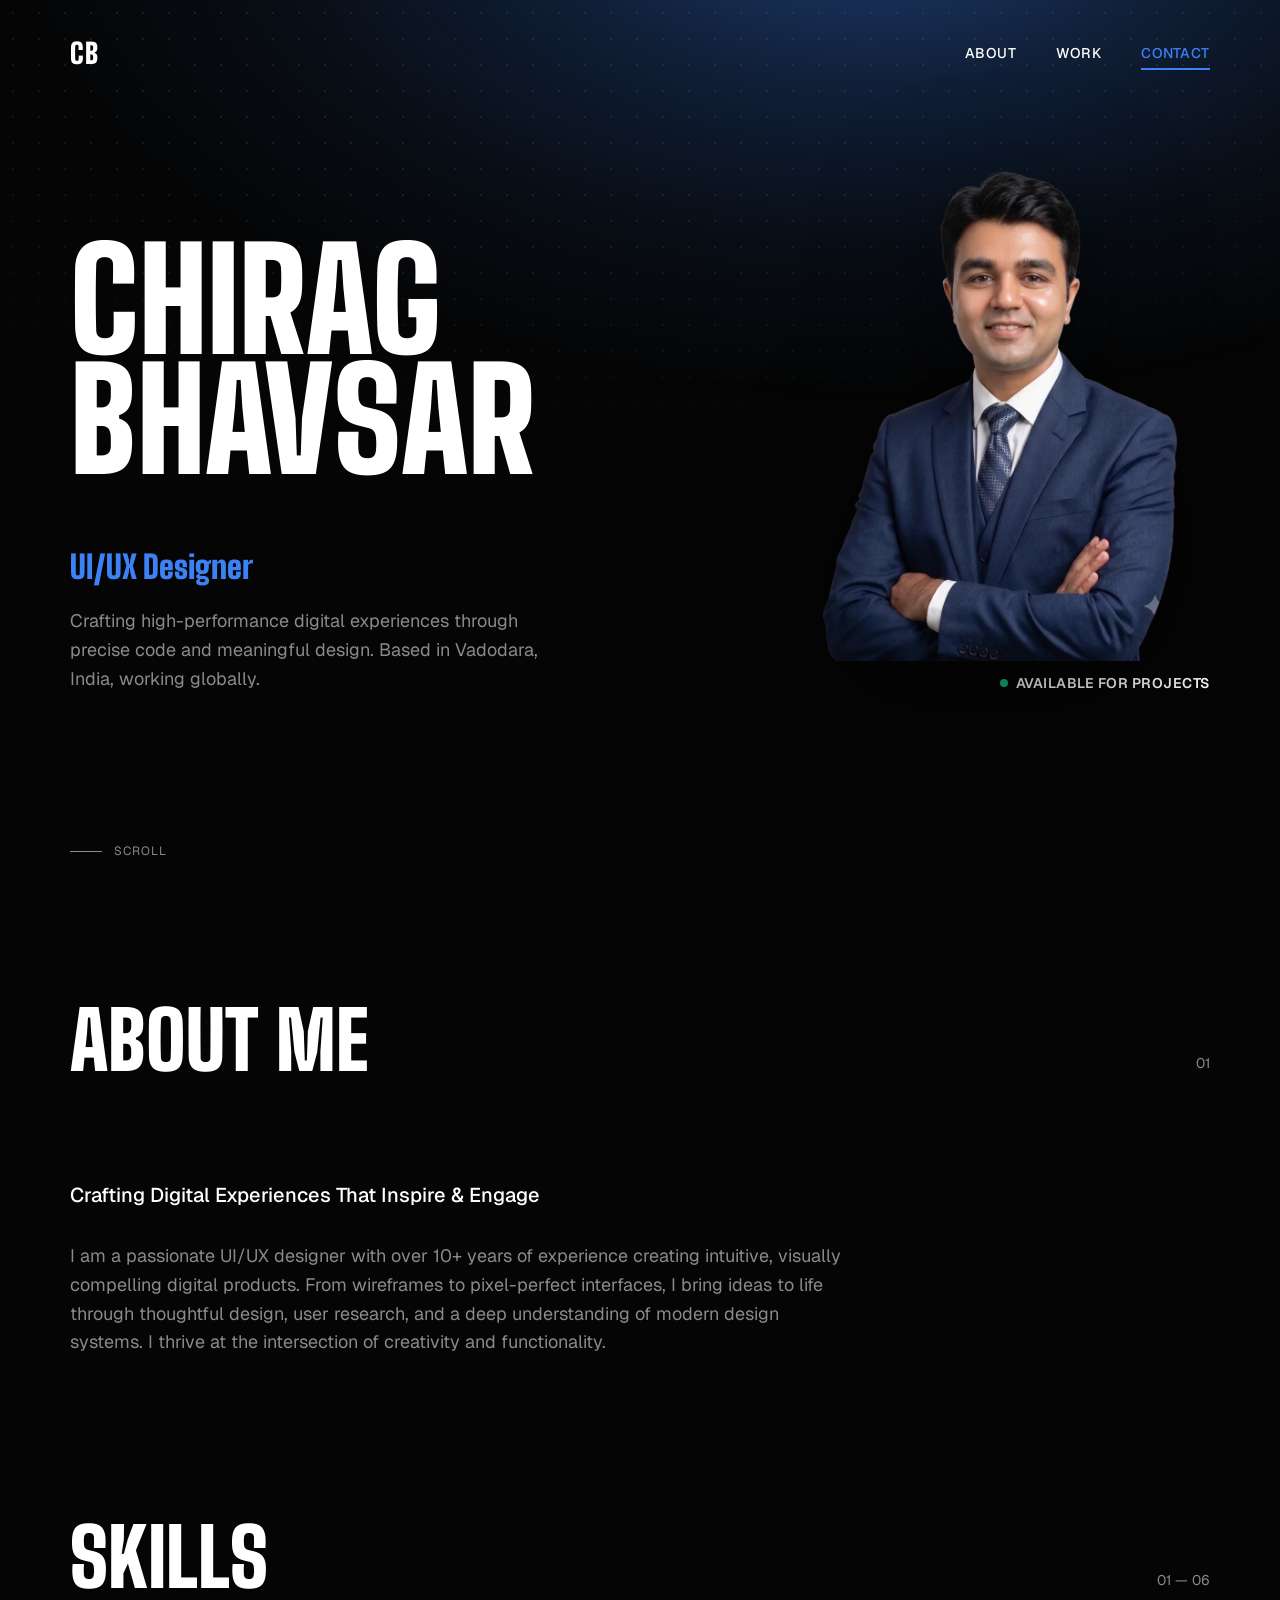
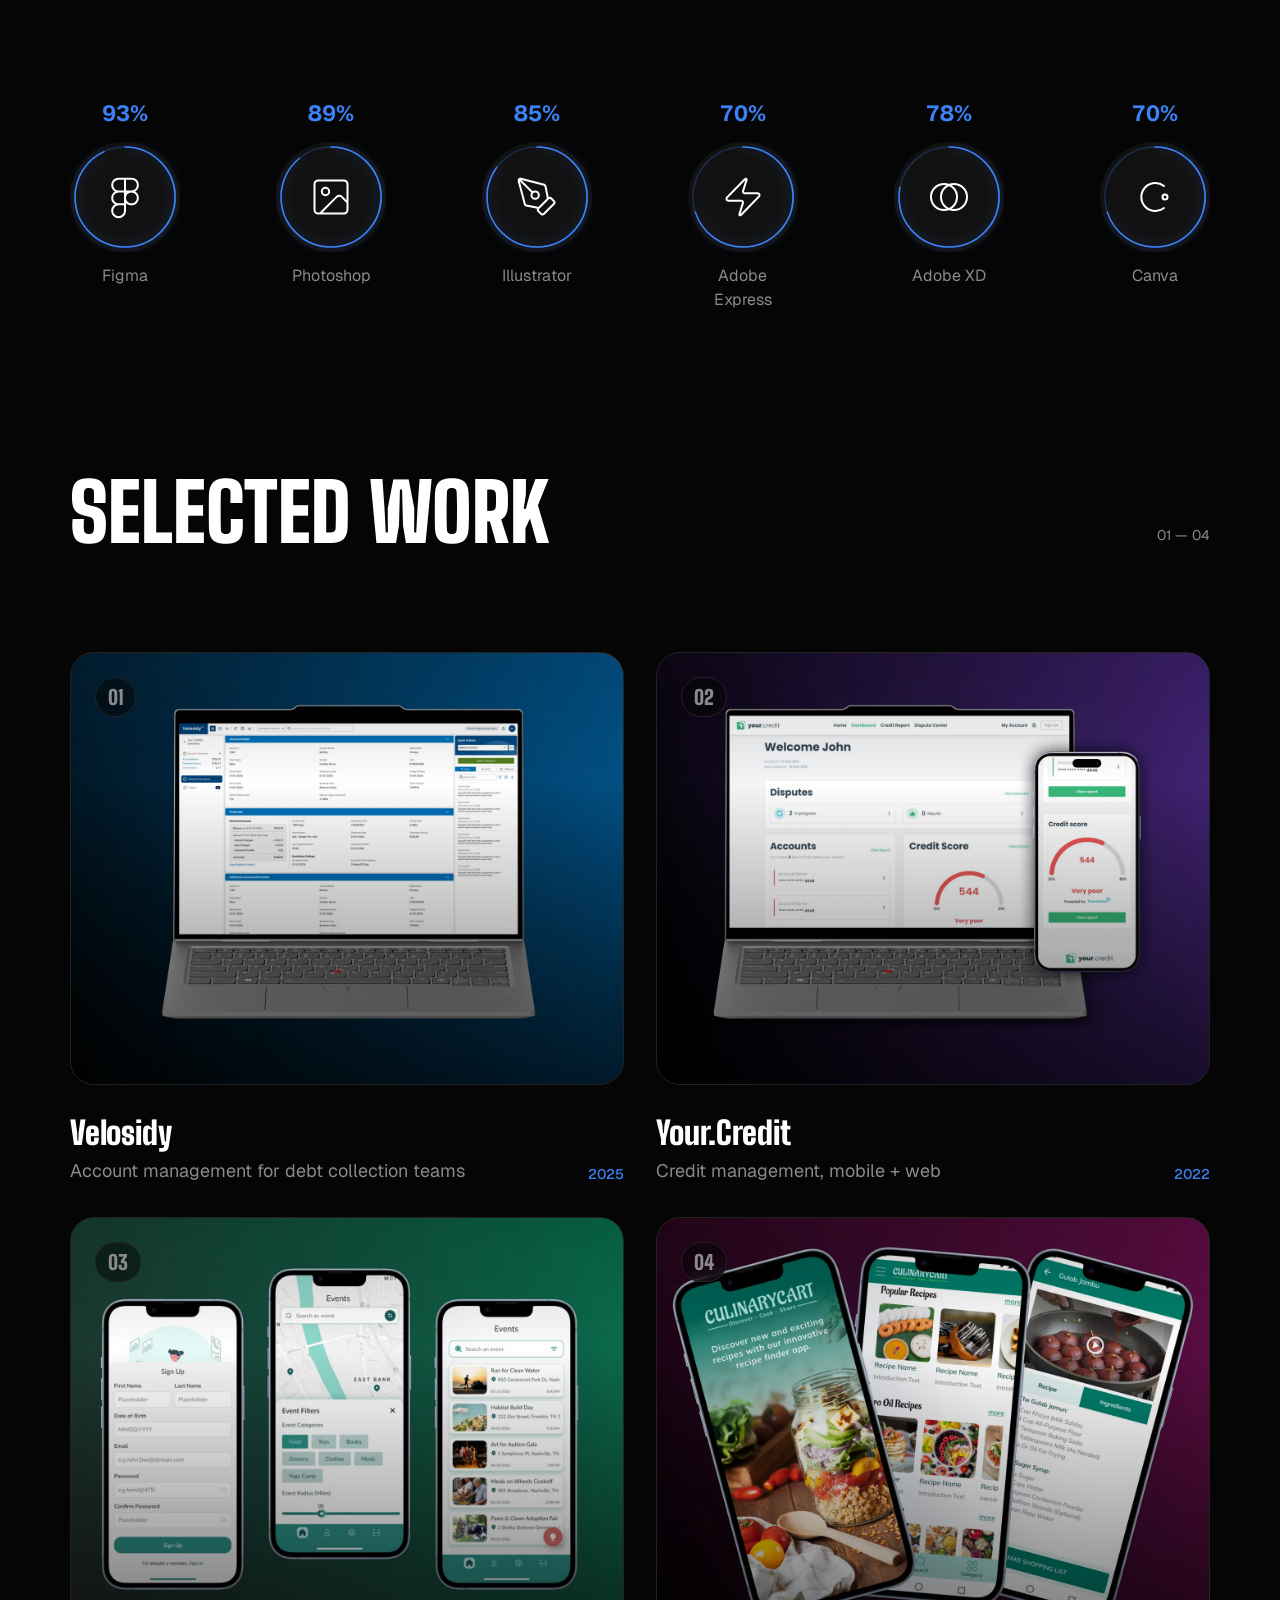
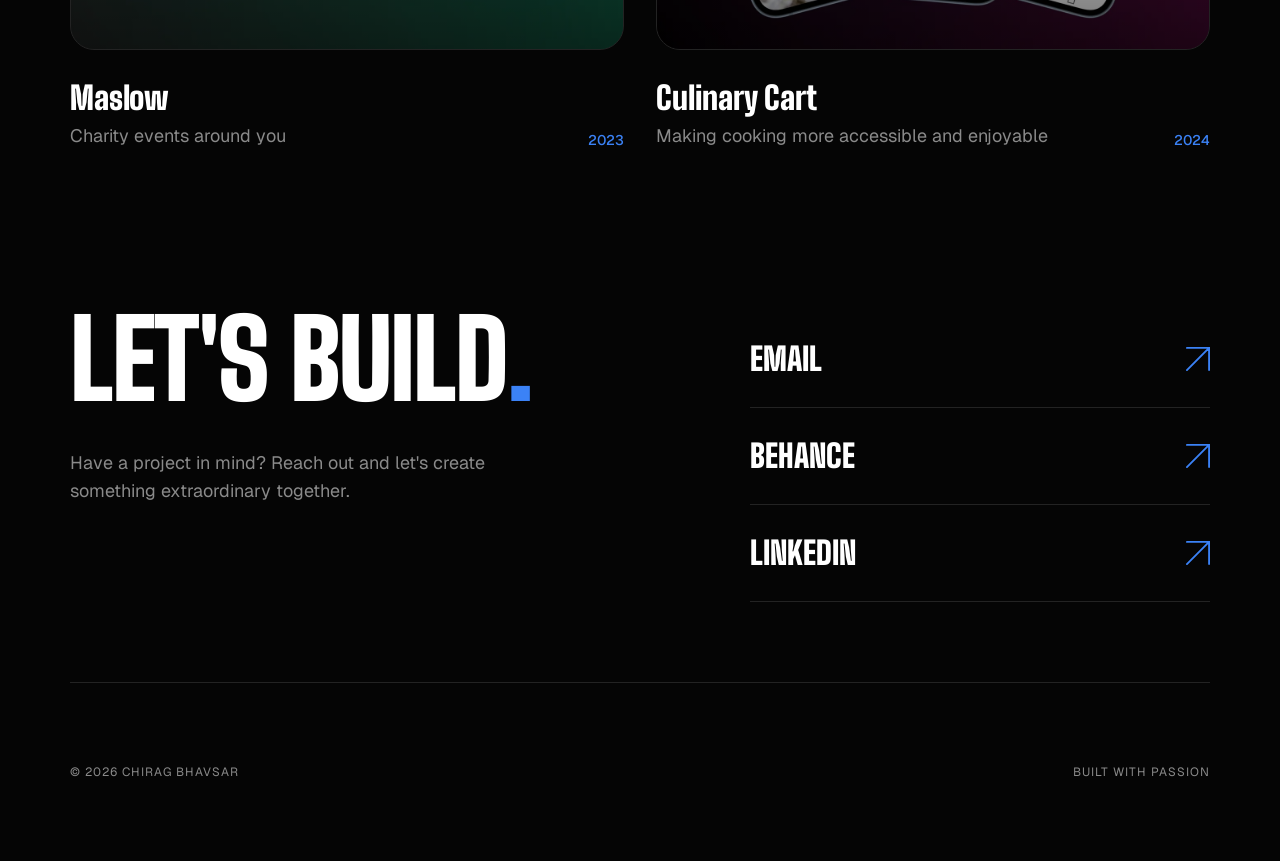
<file: index.html>
<!DOCTYPE html>
<html lang="en">
<head>
<meta charset="UTF-8" />
<meta name="viewport" content="width=device-width, initial-scale=1.0" />
<title>Chirag Bhavsar — UI/UX Designer</title>
<meta name="description" content="Chirag Bhavsar — UI/UX Designer crafting high-performance digital experiences through precise code and meaningful design." />

<link rel="preconnect" href="https://fonts.googleapis.com" />
<link rel="preconnect" href="https://fonts.gstatic.com" crossorigin />
<link rel="preload" as="style" href="https://fonts.googleapis.com/css2?family=Big+Shoulders+Display:wght@900&family=Geist:wght@400;500;600;700&display=swap" onload="this.onload=null;this.rel='stylesheet'" />
<noscript><link href="https://fonts.googleapis.com/css2?family=Big+Shoulders+Display:wght@900&family=Geist:wght@400;500;600;700&display=swap" rel="stylesheet" /></noscript>
<link rel="icon" href="data:image/svg+xml,%3Csvg xmlns='http://www.w3.org/2000/svg' viewBox='0 0 32 32'%3E%3Crect width='32' height='32' rx='6' fill='%23050505'/%3E%3Ctext x='16' y='22' font-family='Arial,sans-serif' font-weight='900' font-size='15' fill='%233b82f6' text-anchor='middle'%3ECB%3C/text%3E%3C/svg%3E" />

<link rel="stylesheet" href="css/style.css" />
</head>
<body>

<div class="dot-grid" aria-hidden="true"></div>
<div class="bg-glow" aria-hidden="true"></div>
<div class="cursor-glow" id="cursorGlow" aria-hidden="true"></div>

<header class="navbar" id="navbar">
  <a href="#home" class="logo">CB</a>

  <nav class="nav-links" id="navLinks">
    <a href="#about" data-nav>ABOUT</a>
    <a href="#work" data-nav>WORK</a>    
    <a href="#contact" data-nav>CONTACT</a>
  </nav>

  <button class="nav-toggle" id="navToggle" aria-label="Toggle navigation" aria-expanded="false">
    <span></span><span></span><span></span>
  </button>
</header>

<main>

  <!-- ============ HERO ============ -->
  <section id="home" class="hero">
    <h1 class="hero-name">
      <span>CHIRAG</span>
      <span>BHAVSAR</span>
    </h1>

    <div class="hero-meta">
      <div class="hero-info">
        <p class="hero-role">UI/UX Designer</p>
        <p class="hero-desc">Crafting high-performance digital experiences through precise code and meaningful design. Based in Vadodara, India, working globally.</p>
      </div>

      <div class="status-pill">
        <span class="status-dot"></span>
        <span>AVAILABLE FOR PROJECTS</span>
      </div>
    </div>

    <div class="hero-portrait" id="heroPortrait">
      <picture>
        <source srcset="images/chirag-portrait.webp" type="image/webp" />
        <img src="images/chirag-portrait.png" alt="Portrait of Chirag Bhavsar" width="900" height="1200" />
      </picture>
    </div>

    <div class="scroll-cue">
      <span class="line"></span>
      <span>SCROLL</span>
    </div>
  </section>

  <!-- ============ ABOUT ============ -->
  <section id="about" class="about">
    <div class="section-head reveal">
      <h2>ABOUT ME</h2>
      <span class="section-index">01</span>
    </div>

    <div class="about-content reveal">
      <p class="about-lead">Crafting Digital Experiences That Inspire &amp; Engage</p>
      <p class="about-body">I am a passionate UI/UX designer with over 10+ years of experience creating intuitive, visually compelling digital products. From wireframes to pixel-perfect interfaces, I bring ideas to life through thoughtful design, user research, and a deep understanding of modern design systems. I thrive at the intersection of creativity and functionality.</p>
    </div>
  </section>

  <!-- ============ SKILLS ============ -->
  <section id="skills" class="skills">
    <div class="section-head reveal">
      <h2>SKILLS</h2>
      <span class="section-index">01 — 06</span>
    </div>

    <div class="skills-row reveal-stagger" id="skillsRow">

      <div class="skill" data-percent="93">
        <p class="skill-percent" data-count>0%</p>
        <div class="skill-badge">
          <svg class="ring" viewBox="0 0 110 110">
            <circle class="ring-track" cx="55" cy="55" r="50" />
            <circle class="ring-fill" cx="55" cy="55" r="50" />
          </svg>
          <span class="skill-icon">
            <svg viewBox="0 0 44 44" fill="none" xmlns="http://www.w3.org/2000/svg" stroke-width="2" stroke-linecap="round"><path d="M22 3.6652H15.5826C13.8806 3.6652 12.2483 4.34124 11.0448 5.5446C9.84132 6.74796 9.1652 8.38006 9.1652 10.0819C9.1652 11.7837 9.84132 13.4158 11.0448 14.6191C12.2483 15.8225 13.8806 16.4985 15.5826 16.4985M22 3.6652V16.4985M22 3.6652H28.4174C29.2601 3.6652 30.0946 3.83117 30.8732 4.15364C31.6518 4.47611 32.3593 4.94876 32.9552 5.5446C33.5511 6.14044 34.0238 6.84781 34.3463 7.62631C34.6688 8.40482 34.8348 9.23922 34.8348 10.0819C34.8348 10.9245 34.6688 11.7589 34.3463 12.5374C34.0238 13.3159 33.5511 14.0233 32.9552 14.6191C32.3593 15.215 31.6518 15.6876 30.8732 16.0101C30.0946 16.3326 29.2601 16.4985 28.4174 16.4985M15.5826 16.4985H22M15.5826 16.4985C13.8806 16.4985 12.2483 17.1746 11.0448 18.3779C9.84132 19.5813 9.1652 21.2134 9.1652 22.9152C9.1652 24.617 9.84132 26.2491 11.0448 27.4525C12.2483 28.6558 13.8806 29.3319 15.5826 29.3319M22 16.4985H28.4174M22 16.4985V29.3319M28.4174 16.4985C27.5747 16.4985 26.7402 16.6645 25.9616 16.987C25.183 17.3094 24.4755 17.7821 23.8796 18.3779C23.2837 18.9738 22.811 19.6811 22.4885 20.4596C22.166 21.2382 22 22.0726 22 22.9152C22 23.7578 22.166 24.5922 22.4885 25.3708C22.811 26.1493 23.2837 26.8566 23.8796 27.4525C24.4755 28.0483 25.183 28.521 25.9616 28.8434C26.7402 29.1659 27.5747 29.3319 28.4174 29.3319C29.2601 29.3319 30.0946 29.1659 30.8732 28.8434C31.6518 28.521 32.3593 28.0483 32.9552 27.4525C33.5511 26.8566 34.0238 26.1493 34.3463 25.3708C34.6688 24.5922 34.8348 23.7578 34.8348 22.9152C34.8348 22.0726 34.6688 21.2382 34.3463 20.4596C34.0238 19.6811 33.5511 18.9738 32.9552 18.3779C32.3593 17.7821 31.6518 17.3094 30.8732 16.987C30.0946 16.6645 29.2601 16.4985 28.4174 16.4985ZM22 29.3319V35.7485C22 37.4503 21.3239 39.0824 20.1204 40.2858C18.9169 41.4892 17.2846 42.1652 15.5826 42.1652C13.8806 42.1652 12.2483 41.4892 11.0448 40.2858C9.84132 39.0824 9.1652 37.4503 9.1652 35.7485C9.1652 34.0467 9.84132 32.4146 11.0448 31.2113C12.2483 30.0079 13.8806 29.3319 15.5826 29.3319M22 29.3319H15.5826" /></svg>
          </span>
        </div>
        <p class="skill-name">Figma</p>
      </div>

      <div class="skill" data-percent="89">
        <p class="skill-percent" data-count>0%</p>
        <div class="skill-badge">
          <svg class="ring" viewBox="0 0 110 110">
            <circle class="ring-track" cx="55" cy="55" r="50" />
            <circle class="ring-fill" cx="55" cy="55" r="50" />
          </svg>
          <span class="skill-icon">
            <svg viewBox="0 0 44 44" fill="none" xmlns="http://www.w3.org/2000/svg" stroke-width="2" stroke-linecap="round"><path d="M38.5 27.4994L32.8423 21.8418C32.1547 21.1544 31.2223 20.7682 30.25 20.7682C29.2777 20.7682 28.3453 21.1544 27.6577 21.8418L11 38.4994M9.16667 5.5H34.8333C36.8584 5.5 38.5 7.14162 38.5 9.16667V34.8333C38.5 36.8584 36.8584 38.5 34.8333 38.5H9.16667C7.14162 38.5 5.5 36.8584 5.5 34.8333V9.16667C5.5 7.14162 7.14162 5.5 9.16667 5.5ZM20.1667 16.5C20.1667 18.525 18.525 20.1667 16.5 20.1667C14.475 20.1667 12.8333 18.525 12.8333 16.5C12.8333 14.475 14.475 12.8333 16.5 12.8333C18.525 12.8333 20.1667 14.475 20.1667 16.5Z" /></svg>
          </span>
        </div>
        <p class="skill-name">Photoshop</p>
      </div>

      <div class="skill" data-percent="85">
        <p class="skill-percent" data-count>0%</p>
        <div class="skill-badge">
          <svg class="ring" viewBox="0 0 110 110">
            <circle class="ring-track" cx="55" cy="55" r="50" />
            <circle class="ring-fill" cx="55" cy="55" r="50" />
          </svg>
          <span class="skill-icon">
            <svg viewBox="0 0 44 44" fill="none" xmlns="http://www.w3.org/2000/svg" stroke-width="2" stroke-linecap="round"><path d="M32.9985 23.8319L30.4777 11.2295C30.4091 10.8867 30.244 10.5706 30.0016 10.3185C29.7593 10.0664 29.4499 9.8889 29.11 9.80688L5.92938 3.71654C5.624 3.64271 5.30476 3.64859 5.00231 3.73363C4.69986 3.81867 4.42433 3.98001 4.20217 4.20217C3.98001 4.42433 3.81867 4.69986 3.73363 5.00231C3.64859 5.30476 3.64271 5.624 3.71654 5.92938L9.80688 29.11C9.8889 29.4499 10.0664 29.7593 10.3185 30.0016C10.5706 30.244 10.8867 30.4091 11.2295 30.4777L23.8319 32.9985M4.21484 4.21484L17.5725 17.5725M28.7944 39.0354C28.4506 39.3791 27.9844 39.5722 27.4983 39.5722C27.0121 39.5722 26.5459 39.3791 26.2021 39.0354L23.2944 36.1278C22.9507 35.784 22.7576 35.3177 22.7576 34.8316C22.7576 34.3455 22.9507 33.8792 23.2944 33.5354L33.5354 23.2944C33.8792 22.9507 34.3455 22.7576 34.8316 22.7576C35.3177 22.7576 35.784 22.9507 36.1278 23.2944L39.0354 26.2021C39.3791 26.5459 39.5722 27.0121 39.5722 27.4983C39.5722 27.9844 39.3791 28.4506 39.0354 28.7944L28.7944 39.0354ZM23.8319 20.1652C23.8319 22.1902 22.1902 23.8319 20.1652 23.8319C18.1402 23.8319 16.4985 22.1902 16.4985 20.1652C16.4985 18.1402 18.1402 16.4985 20.1652 16.4985C22.1902 16.4985 23.8319 18.1402 23.8319 20.1652Z" /></svg>
          </span>
        </div>
        <p class="skill-name">Illustrator</p>
      </div>

      <div class="skill" data-percent="70">
        <p class="skill-percent" data-count>0%</p>
        <div class="skill-badge">
          <svg class="ring" viewBox="0 0 110 110">
            <circle class="ring-track" cx="55" cy="55" r="50" />
            <circle class="ring-fill" cx="55" cy="55" r="50" />
          </svg>
          <span class="skill-icon">
            <svg viewBox="0 0 44 44" fill="none" xmlns="http://www.w3.org/2000/svg" stroke-width="2" stroke-linecap="round"><path d="M6.35417 25.3863C6.64798 25.5708 6.98809 25.6681 7.33498 25.6669H20.1669C20.4634 25.6659 20.7557 25.7369 21.0188 25.8738C21.2818 26.0106 21.5078 26.2093 21.6772 26.4527C21.8466 26.696 21.9545 26.9769 21.9916 27.2711C22.0287 27.5654 21.9938 27.8642 21.89 28.142L18.3704 39.1794C18.3153 39.3798 18.3299 39.5931 18.412 39.7842C18.494 39.9753 18.6385 40.1328 18.8219 40.2308C19.0052 40.3289 19.2164 40.3617 19.4208 40.3239C19.6253 40.2861 19.8108 40.1799 19.9469 40.0227L38.0949 21.3216C38.3134 21.0522 38.451 20.7263 38.4917 20.3817C38.5324 20.0371 38.4746 19.6881 38.3248 19.3751C38.1751 19.0622 37.9396 18.7981 37.6458 18.6137C37.352 18.4292 37.0119 18.3319 36.665 18.3331H23.8331C23.5366 18.3341 23.2443 18.2631 22.9812 18.1262C22.7182 17.9894 22.4922 17.7907 22.3228 17.5474C22.1534 17.304 22.0455 17.0231 22.0084 16.7289C21.9714 16.4346 22.0062 16.1358 22.11 15.858L25.6296 4.82064C25.6847 4.62015 25.6701 4.40687 25.588 4.21581C25.506 4.02474 25.3615 3.86725 25.1781 3.76917C24.9948 3.6711 24.7836 3.63827 24.5792 3.67609C24.3747 3.7139 24.1892 3.8201 24.0531 3.97726L5.90514 22.6784C5.68659 22.9478 5.54897 23.2737 5.50827 23.6183C5.46756 23.9629 5.52544 24.3119 5.67517 24.6249C5.82491 24.9378 6.06036 25.2019 6.35417 25.3863Z" /></svg>
          </span>
        </div>
        <p class="skill-name">Adobe Express</p>
      </div>

      <div class="skill" data-percent="78">
        <p class="skill-percent" data-count>0%</p>
        <div class="skill-badge">
          <svg class="ring" viewBox="0 0 110 110">
            <circle class="ring-track" cx="55" cy="55" r="50" />
            <circle class="ring-fill" cx="55" cy="55" r="50" />
          </svg>
          <span class="skill-icon">
            <svg viewBox="0 0 44 44" fill="none" xmlns="http://www.w3.org/2000/svg" stroke-width="2" stroke-linecap="round"><circle cx="17" cy="22" r="13" /><circle cx="27" cy="22" r="13" /></svg>
          </span>
        </div>
        <p class="skill-name">Adobe XD</p>
      </div>

      <div class="skill" data-percent="70">
        <p class="skill-percent" data-count>0%</p>
        <div class="skill-badge">
          <svg class="ring" viewBox="0 0 110 110">
            <circle class="ring-track" cx="55" cy="55" r="50" />
            <circle class="ring-fill" cx="55" cy="55" r="50" />
          </svg>
          <span class="skill-icon">
            <svg viewBox="0 0 44 44" fill="none" xmlns="http://www.w3.org/2000/svg" stroke-width="2" stroke-linecap="round"><path d="M31 11A14 14 0 1 0 31 33" /><circle cx="32" cy="22" r="2.5" /></svg>
          </span>
        </div>
        <p class="skill-name">Canva</p>
      </div>

    </div>
  </section>

  <!-- ============ WORK ============ -->
  <section id="work" class="work">
    <div class="section-head reveal">
      <h2>SELECTED WORK</h2>
      <span class="section-index">01 — 04</span>
    </div>

    <div class="work-grid reveal-stagger">

      <article class="project-card" style="--tint:#f59e0b">
        <a class="project-thumb has-image" href="case-studies/velosidy-case-study/index.html" aria-label="View Velosidy project">
          <picture>
            <source srcset="images/velosidy-thumb.webp" type="image/webp" />
            <img src="images/velosidy-thumb.jpg" alt="Velosidy dashboard — account details, financials, and collections workflow" loading="lazy" />
          </picture>
          <span class="thumb-scrim" aria-hidden="true"></span>
          <span class="project-number">01</span>
          <span class="view-pill">VIEW PROJECT
            <svg viewBox="0 0 26 26" fill="none" xmlns="http://www.w3.org/2000/svg" stroke-width="2" stroke-linecap="round"><path d="M25 25V1H1M25 1L1 25" /></svg>
          </span>
        </a>
        <div class="project-meta">
          <div>
            <h3 class="project-title">Velosidy</h3>
            <p class="project-intro">Account management for debt collection teams</p>
          </div>
          <span class="project-year">2025</span>
        </div>
      </article>

      <article class="project-card" style="--tint:#a855f7">
        <a class="project-thumb has-image" href="case-studies/your-credit-case-study/index.html" aria-label="View Your.Credit project">
          <picture>
            <source srcset="images/your-credit-thumb.webp" type="image/webp" />
            <img src="images/your-credit-thumb.jpg" alt="Your.Credit dashboard on desktop and mobile — credit score and account overview" loading="lazy" />
          </picture>
          <span class="thumb-scrim" aria-hidden="true"></span>
          <span class="project-number">02</span>
          <span class="view-pill">VIEW PROJECT
            <svg viewBox="0 0 26 26" fill="none" xmlns="http://www.w3.org/2000/svg" stroke-width="2" stroke-linecap="round"><path d="M25 25V1H1M25 1L1 25" /></svg>
          </span>
        </a>
        <div class="project-meta">
          <div>
            <h3 class="project-title">Your.Credit</h3>
            <p class="project-intro">Credit management, mobile + web</p>
          </div>
          <span class="project-year">2022</span>
        </div>
      </article>

      <article class="project-card" style="--tint:#10b981">
        <a class="project-thumb has-image" href="case-studies/maslow-case-study/index.html" aria-label="View Maslow project">
          <picture>
            <source srcset="images/maslow-thumb.webp" type="image/webp" />
            <img src="images/maslow-thumb.jpg" alt="Maslow app screens — event discovery map and charity sign-up flow" loading="lazy" />
          </picture>
          <span class="thumb-scrim" aria-hidden="true"></span>
          <span class="project-number">03</span>
          <span class="view-pill">VIEW PROJECT
            <svg viewBox="0 0 26 26" fill="none" xmlns="http://www.w3.org/2000/svg" stroke-width="2" stroke-linecap="round"><path d="M25 25V1H1M25 1L1 25" /></svg>
          </span>
        </a>
        <div class="project-meta">
          <div>
            <h3 class="project-title">Maslow</h3>
            <p class="project-intro">Charity events around you</p>
          </div>
          <span class="project-year">2023</span>
        </div>
      </article>

      <article class="project-card" style="--tint:#3b82f6">
        <a class="project-thumb has-image" href="case-studies/culinarycart-case-study/index.html" aria-label="View Culinary Cart project">
          <picture>
            <source srcset="images/culinary-cart-thumb.webp" type="image/webp" />
            <img src="images/culinary-cart-thumb.jpg" alt="Culinary Cart app screens — recipe discovery, browsing, and step-by-step cooking instructions" loading="lazy" />
          </picture>
          <span class="thumb-scrim" aria-hidden="true"></span>
          <span class="project-number">04</span>
          <span class="view-pill">VIEW PROJECT
            <svg viewBox="0 0 26 26" fill="none" xmlns="http://www.w3.org/2000/svg" stroke-width="2" stroke-linecap="round"><path d="M25 25V1H1M25 1L1 25" /></svg>
          </span>
        </a>
        <div class="project-meta">
          <div>
            <h3 class="project-title">Culinary Cart</h3>
            <p class="project-intro">Making cooking more accessible and enjoyable</p>
          </div>
          <span class="project-year">2024</span>
        </div>
      </article>

    </div>
  </section>

  <!-- ============ CONTACT ============ -->
  <section id="contact" class="contact">
    <div class="contact-grid">
      <div class="contact-intro reveal">
        <h2>LET'S BUILD<span class="dot">.</span></h2>
        <p>Have a project in mind? Reach out and let's create something extraordinary together.</p>
      </div>

      <div class="contact-links reveal-stagger">
        <a class="contact-link" href="mailto:chirag.b007@gmail.com">
          <span class="label">EMAIL</span>
          <svg viewBox="0 0 26 26" fill="none" xmlns="http://www.w3.org/2000/svg" stroke-width="2" stroke-linecap="round"><path d="M25 25V1H1M25 1L1 25" /></svg>
        </a>
        <a class="contact-link" href="https://www.behance.net/chiragbhavsar007" target="_blank" rel="noopener">
          <span class="label">BEHANCE</span>
          <svg viewBox="0 0 26 26" fill="none" xmlns="http://www.w3.org/2000/svg" stroke-width="2" stroke-linecap="round"><path d="M25 25V1H1M25 1L1 25" /></svg>
        </a>
        <a class="contact-link" href="https://www.linkedin.com/in/chirag-bhavsar-cb07/" target="_blank" rel="noopener">
          <span class="label">LINKEDIN</span>
          <svg viewBox="0 0 26 26" fill="none" xmlns="http://www.w3.org/2000/svg" stroke-width="2" stroke-linecap="round"><path d="M25 25V1H1M25 1L1 25" /></svg>
        </a>
      </div>
    </div>

    <div class="footer-row">
      <p>&copy; <span id="year"></span> CHIRAG BHAVSAR</p>
      <p>BUILT WITH PASSION</p>
    </div>
  </section>

</main>

<button class="back-to-top" id="backToTop" aria-label="Back to top">
  <svg viewBox="0 0 24 24" fill="none" xmlns="http://www.w3.org/2000/svg" stroke="currentColor" stroke-width="2" stroke-linecap="round" stroke-linejoin="round"><path d="M12 19V5M5 12l7-7 7 7" /></svg>
</button>

<script src="js/script.js"></script>
</body>
</html>
</file>
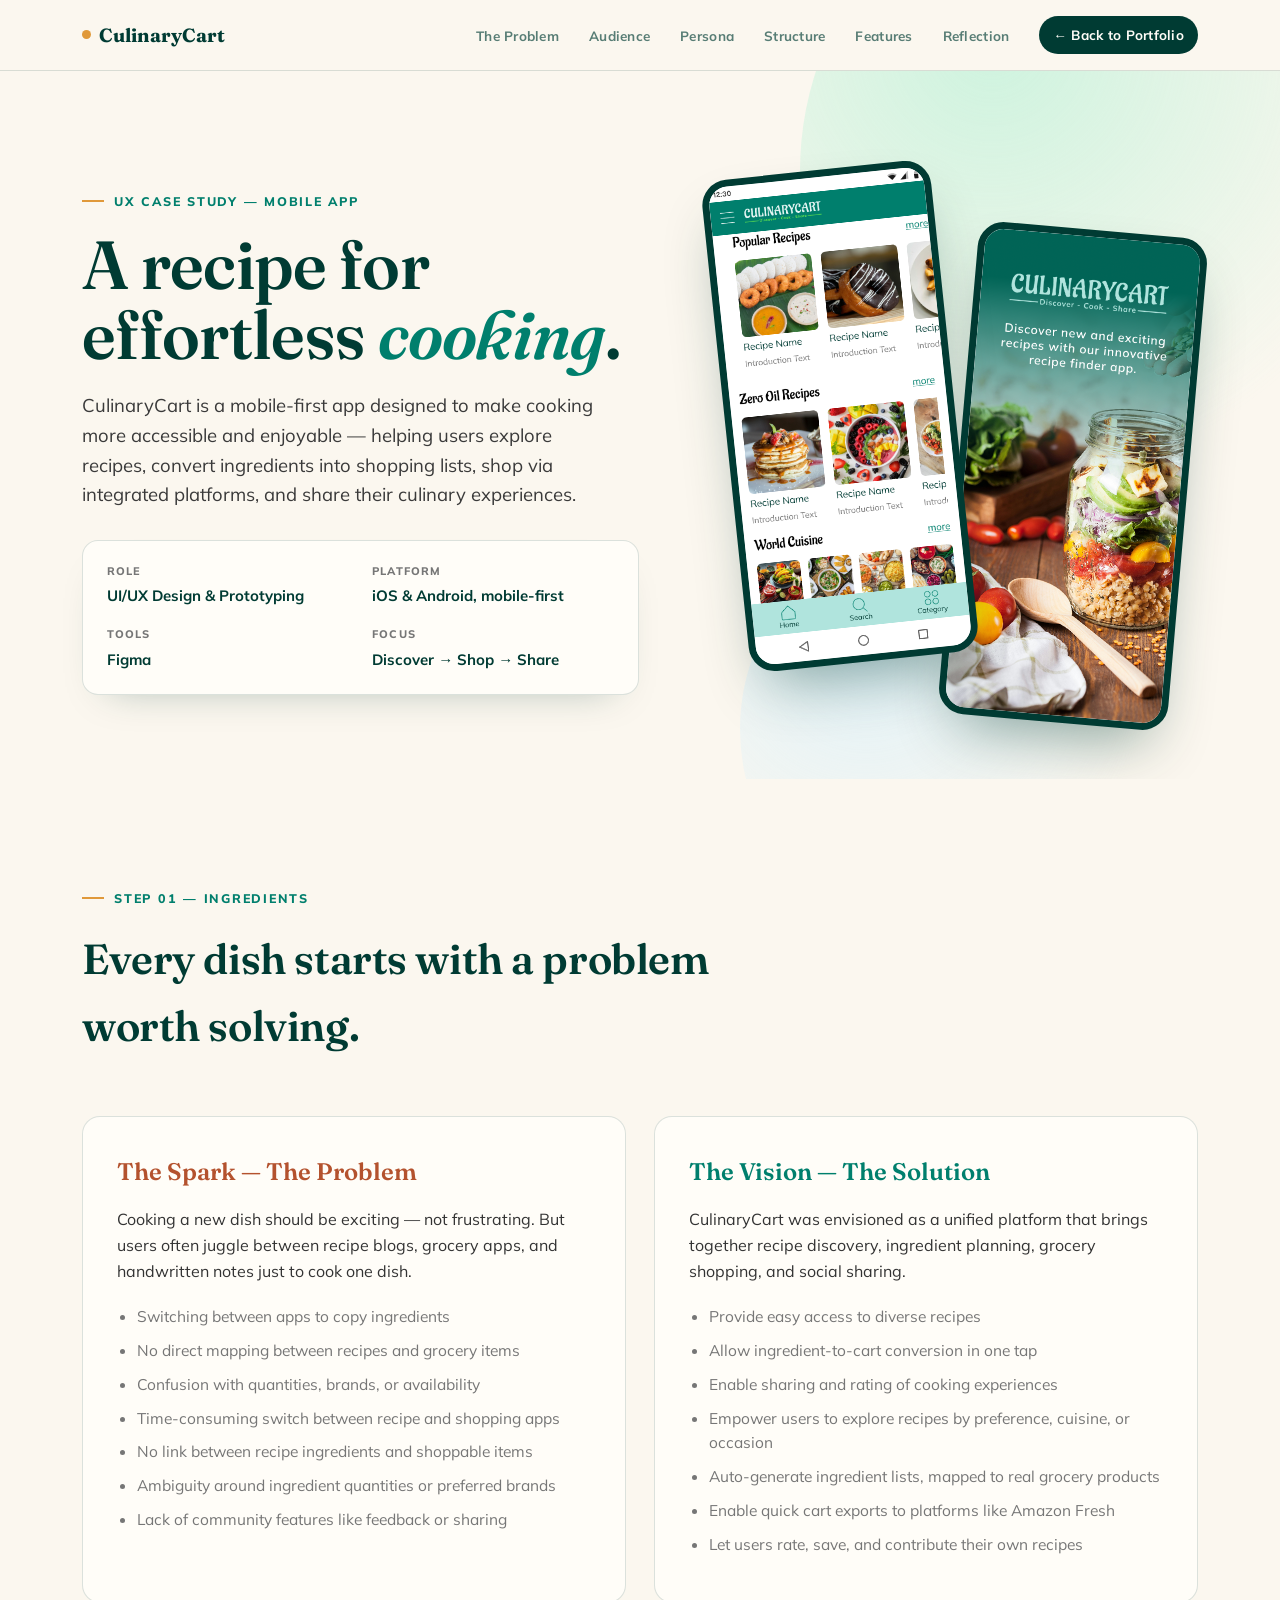
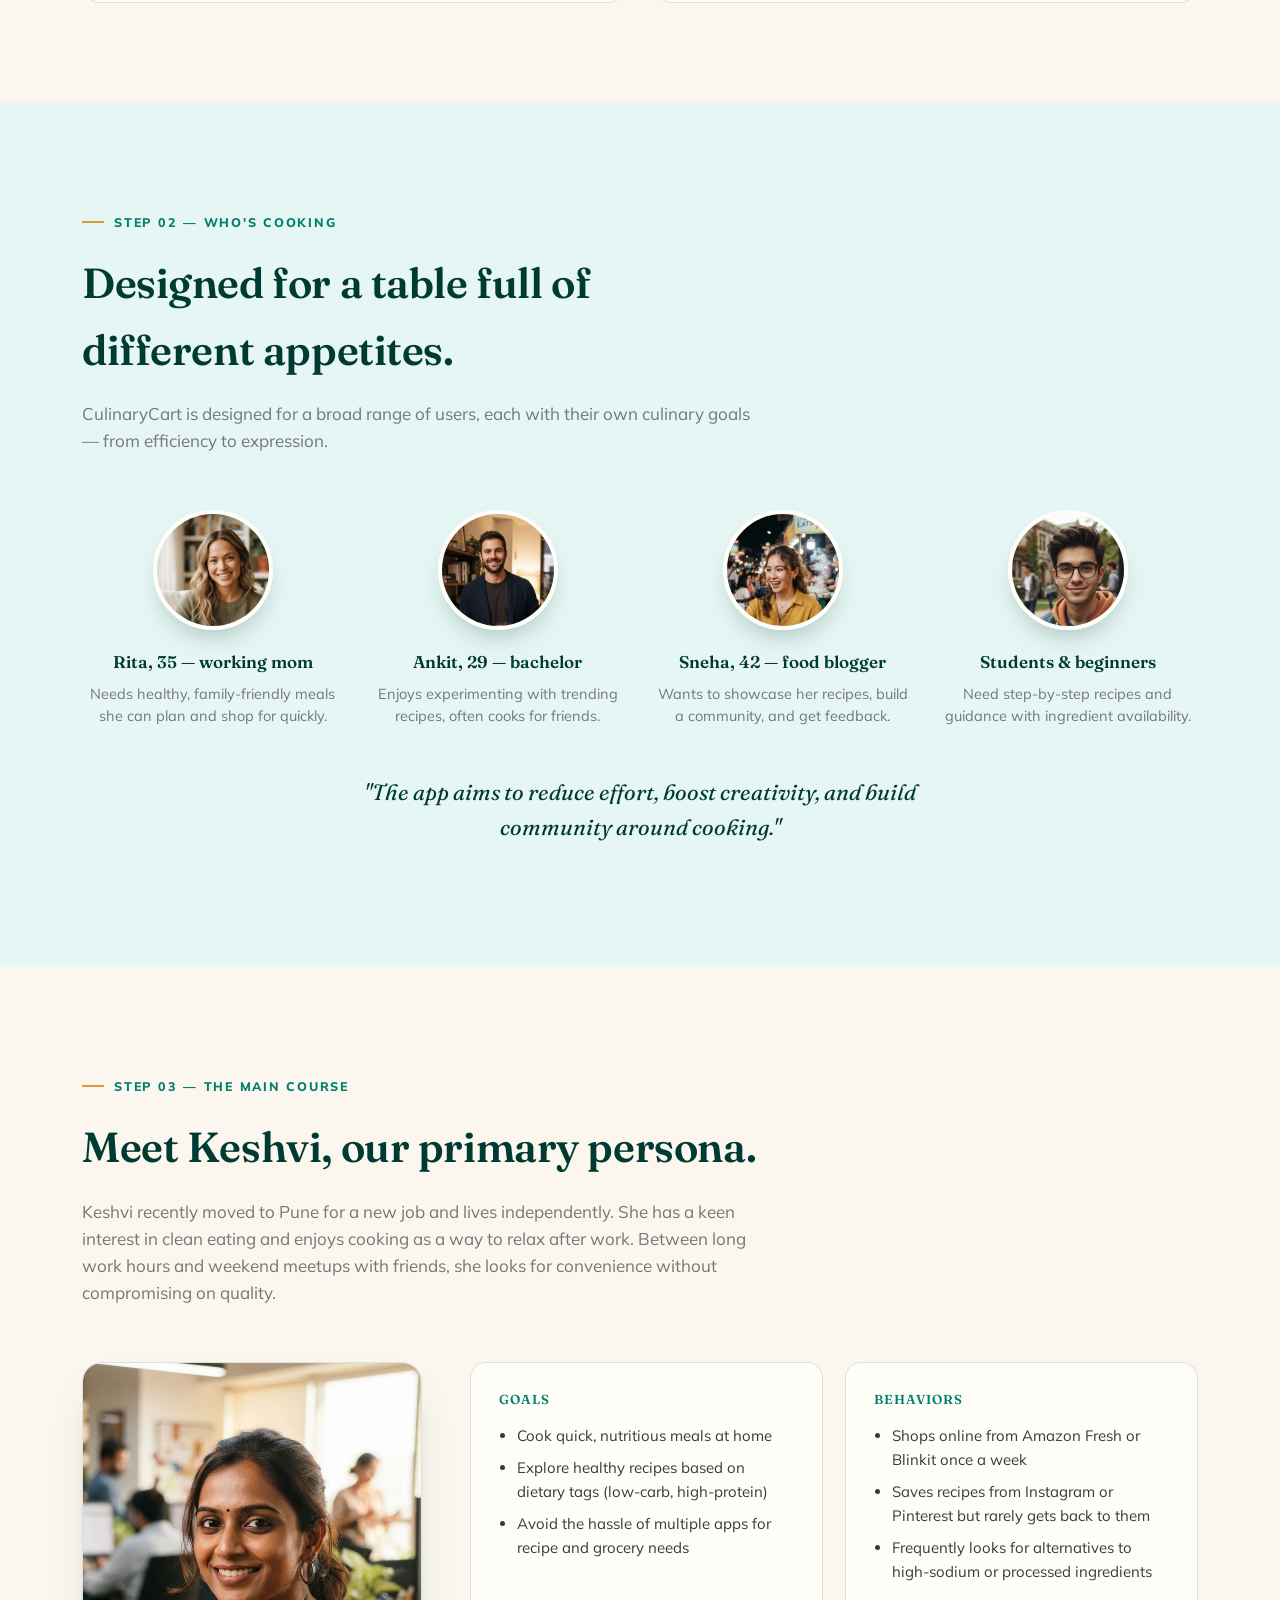
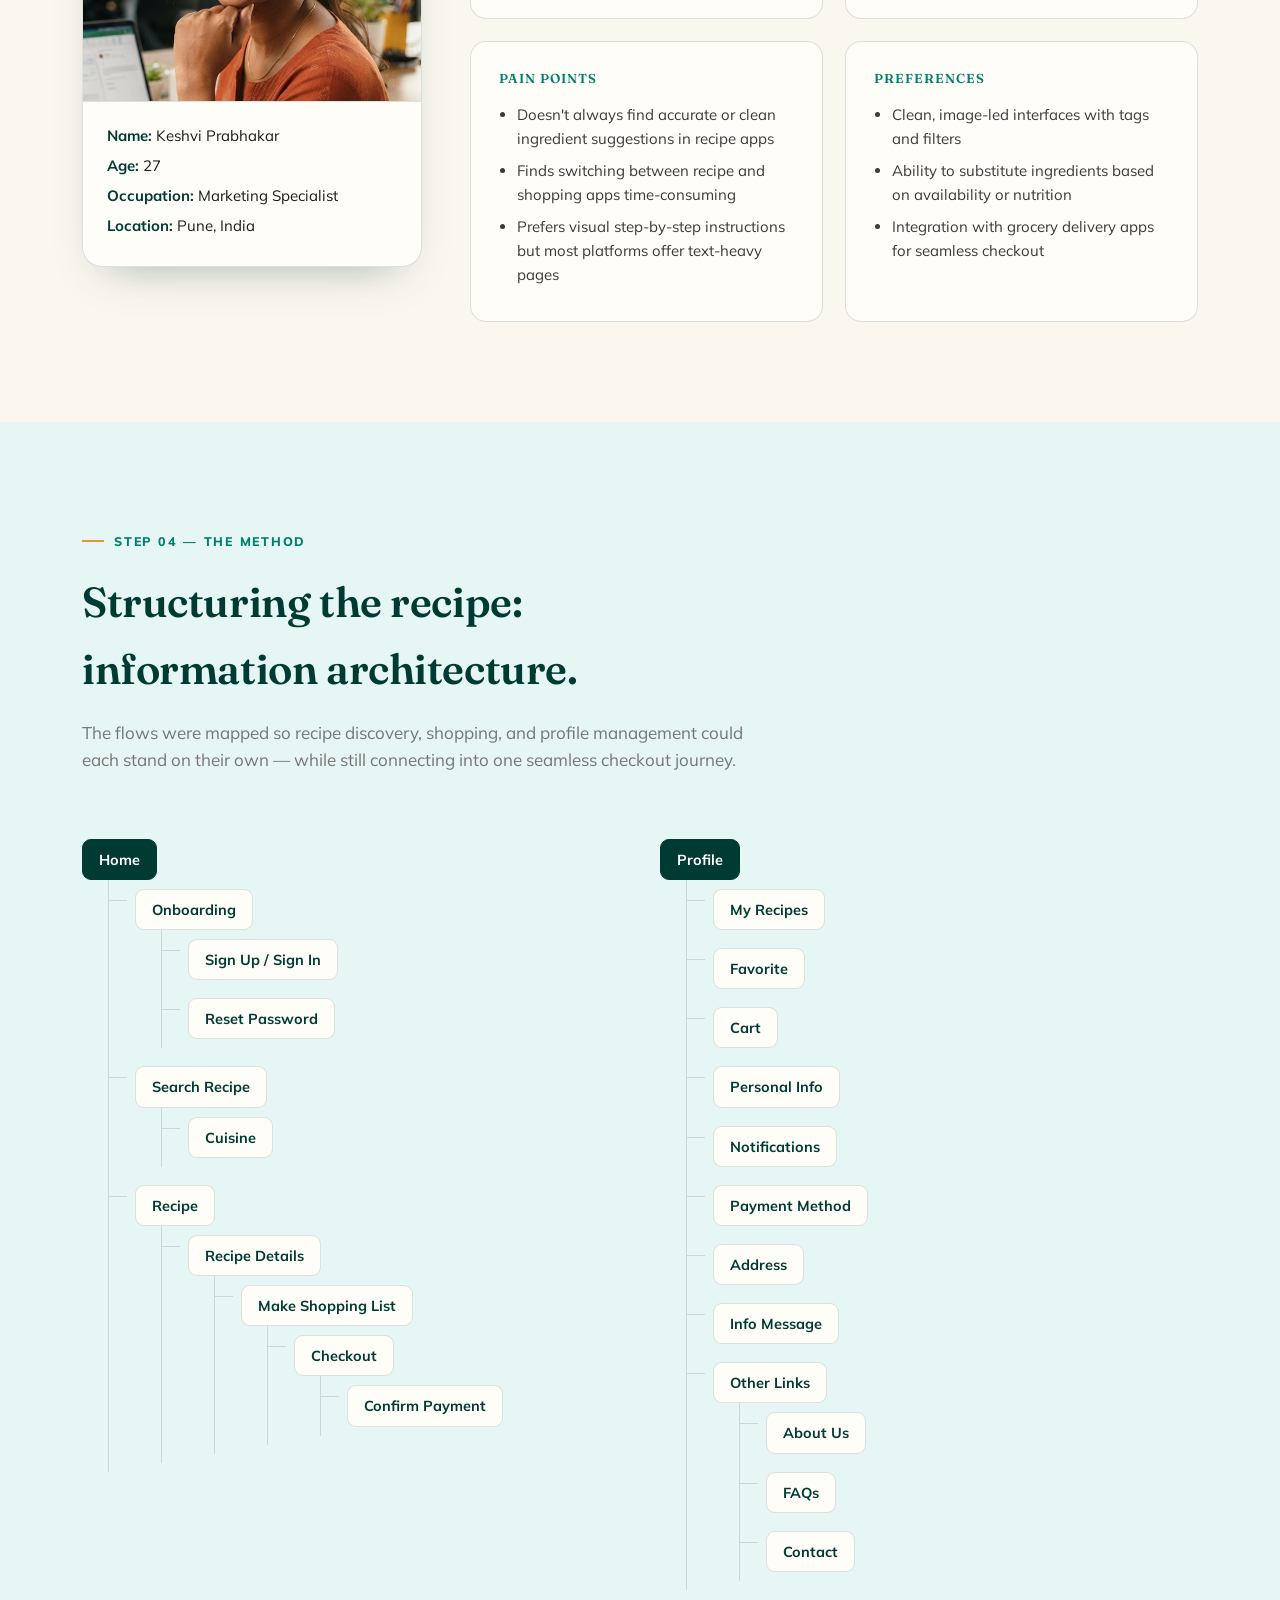
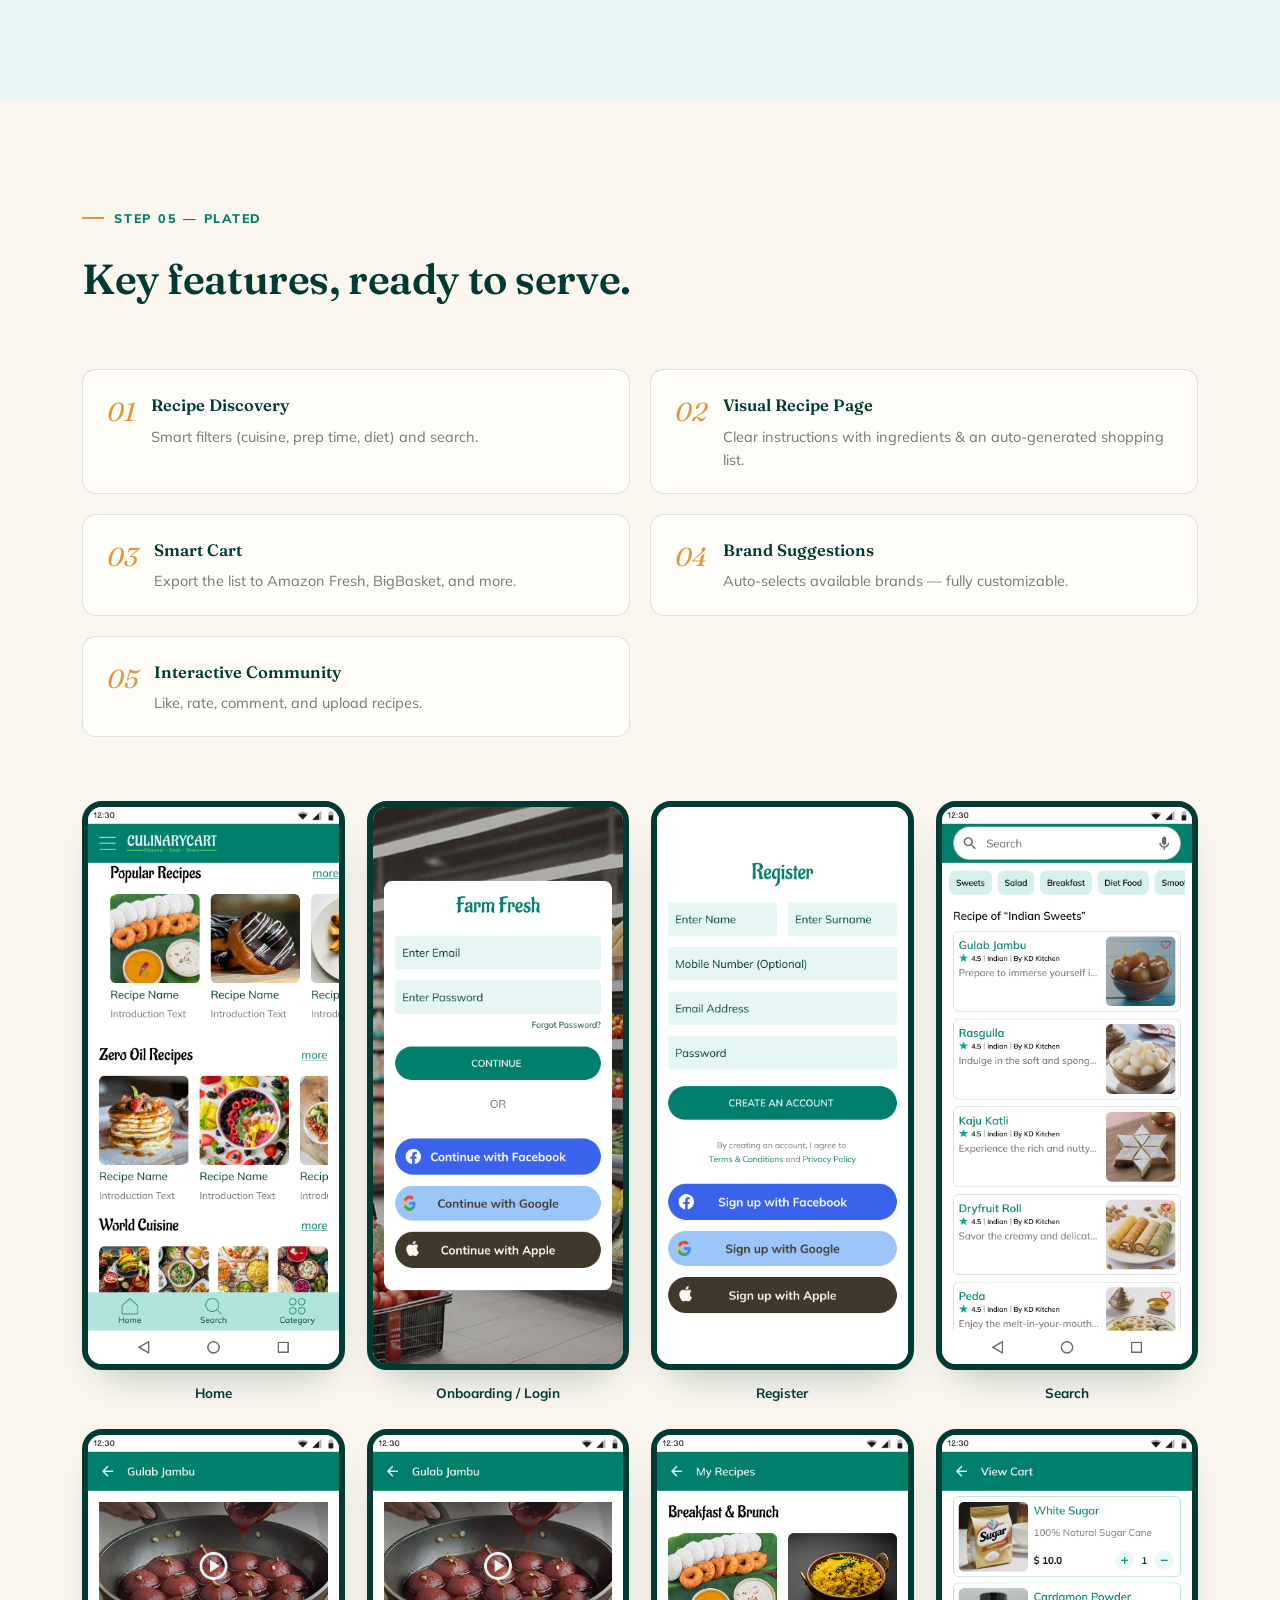
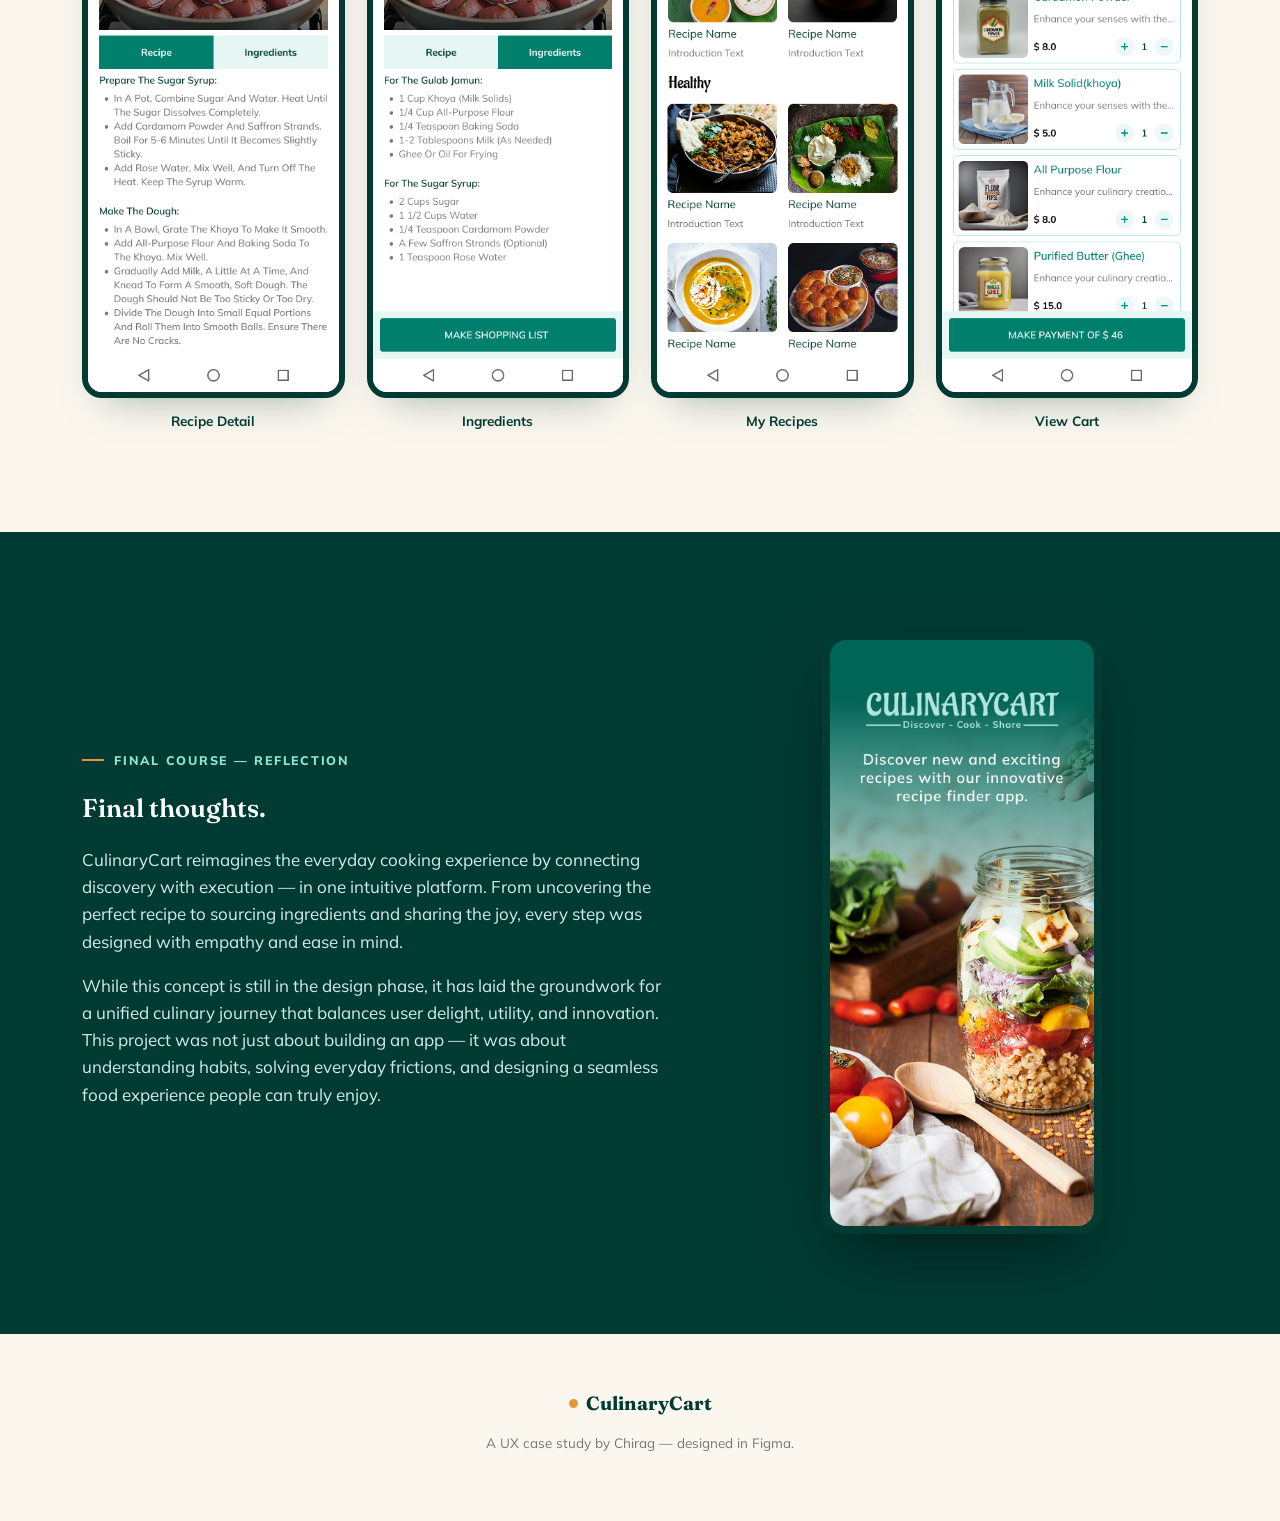
<file: case-studies/culinarycart-case-study/index.html>
<!DOCTYPE html>
<html lang="en">
<head>
<meta charset="UTF-8">
<meta name="viewport" content="width=device-width, initial-scale=1.0">
<title>CulinaryCart — UX Case Study</title>
<link rel="preconnect" href="https://fonts.googleapis.com">
<link rel="preconnect" href="https://fonts.gstatic.com" crossorigin>
<link href="https://fonts.googleapis.com/css2?family=Fraunces:ital,opsz,wght@0,9..144,300;0,9..144,450;0,9..144,600;0,9..144,700;1,9..144,450;1,9..144,600&family=Mulish:wght@400;500;600;700;800&display=swap" rel="stylesheet">
<link rel="stylesheet" href="css/style.css">
</head>
<body>

<nav>
  <div class="wrap">
    <div class="brand"><span class="dot"></span>CulinaryCart</div>
    <ul>
      <li><a href="#ingredients">The Problem</a></li>
      <li><a href="#audience">Audience</a></li>
      <li><a href="#persona">Persona</a></li>
      <li><a href="#method">Structure</a></li>
      <li><a href="#features">Features</a></li>
      <li><a href="#reflection">Reflection</a></li>
      <li><a href="../../index.html#work" class="back-link">&larr; Back to Portfolio</a></li>
    </ul>
  </div>
</nav>

<header class="hero">
  <div class="hero-blob b1"></div>
  <div class="hero-blob b2"></div>
  <div class="wrap">
    <div>
      <div class="eyebrow">UX Case Study — Mobile App</div>
      <h1>A recipe for<br>effortless <em>cooking</em>.</h1>
      <p class="sub">CulinaryCart is a mobile-first app designed to make cooking more accessible and enjoyable — helping users explore recipes, convert ingredients into shopping lists, shop via integrated platforms, and share their culinary experiences.</p>
      <div class="meta-card">
        <div><span>Role</span><p>UI/UX Design &amp; Prototyping</p></div>
        <div><span>Platform</span><p>iOS &amp; Android, mobile-first</p></div>
        <div><span>Tools</span><p>Figma</p></div>
        <div><span>Focus</span><p>Discover → Shop → Share</p></div>
      </div>
    </div>
    <div class="hero-devices">
      <div class="device d1"><img src="images/screen-home.png" alt="CulinaryCart home screen"></div>
      <div class="device d2"><img src="images/hero-splash.png" alt="CulinaryCart splash screen"></div>
    </div>
  </div>
</header>

<section id="ingredients">
  <div class="wrap">
    <div class="section-head reveal">
      <div class="eyebrow">Step 01 — Ingredients</div>
      <h2>Every dish starts with a problem worth solving.</h2>
    </div>
    <div class="split-cards">
      <div class="card reveal">
        <h3 class="tag-problem">The Spark — The Problem</h3>
        <p class="lede">Cooking a new dish should be exciting — not frustrating. But users often juggle between recipe blogs, grocery apps, and handwritten notes just to cook one dish.</p>
        <ul>
          <li>Switching between apps to copy ingredients</li>
          <li>No direct mapping between recipes and grocery items</li>
          <li>Confusion with quantities, brands, or availability</li>
          <li>Time-consuming switch between recipe and shopping apps</li>
          <li>No link between recipe ingredients and shoppable items</li>
          <li>Ambiguity around ingredient quantities or preferred brands</li>
          <li>Lack of community features like feedback or sharing</li>
        </ul>
      </div>
      <div class="card reveal">
        <h3 class="tag-solution">The Vision — The Solution</h3>
        <p class="lede">CulinaryCart was envisioned as a unified platform that brings together recipe discovery, ingredient planning, grocery shopping, and social sharing.</p>
        <ul>
          <li>Provide easy access to diverse recipes</li>
          <li>Allow ingredient-to-cart conversion in one tap</li>
          <li>Enable sharing and rating of cooking experiences</li>
          <li>Empower users to explore recipes by preference, cuisine, or occasion</li>
          <li>Auto-generate ingredient lists, mapped to real grocery products</li>
          <li>Enable quick cart exports to platforms like Amazon Fresh</li>
          <li>Let users rate, save, and contribute their own recipes</li>
        </ul>
      </div>
    </div>
  </div>
</section>

<section class="tinted" id="audience">
  <div class="wrap">
    <div class="section-head reveal">
      <div class="eyebrow">Step 02 — Who's Cooking</div>
      <h2>Designed for a table full of different appetites.</h2>
      <p>CulinaryCart is designed for a broad range of users, each with their own culinary goals — from efficiency to expression.</p>
    </div>
    <div class="audience-grid">
      <div class="persona-chip reveal">
        <div class="avatar"><img src="images/avatar-rita.png" alt="Rita"></div>
        <h4>Rita, 35 — working mom</h4>
        <p>Needs healthy, family-friendly meals she can plan and shop for quickly.</p>
      </div>
      <div class="persona-chip reveal">
        <div class="avatar"><img src="images/avatar-ankit.png" alt="Ankit"></div>
        <h4>Ankit, 29 — bachelor</h4>
        <p>Enjoys experimenting with trending recipes, often cooks for friends.</p>
      </div>
      <div class="persona-chip reveal">
        <div class="avatar"><img src="images/avatar-sneha.png" alt="Sneha"></div>
        <h4>Sneha, 42 — food blogger</h4>
        <p>Wants to showcase her recipes, build a community, and get feedback.</p>
      </div>
      <div class="persona-chip reveal">
        <div class="avatar"><img src="images/avatar-students.png" alt="Students and beginners"></div>
        <h4>Students &amp; beginners</h4>
        <p>Need step-by-step recipes and guidance with ingredient availability.</p>
      </div>
    </div>
    <p class="audience-note reveal">"The app aims to reduce effort, boost creativity, and build community around cooking."</p>
  </div>
</section>

<section id="persona">
  <div class="wrap">
    <div class="section-head reveal">
      <div class="eyebrow">Step 03 — The Main Course</div>
      <h2>Meet Keshvi, our primary persona.</h2>
      <p>Keshvi recently moved to Pune for a new job and lives independently. She has a keen interest in clean eating and enjoys cooking as a way to relax after work. Between long work hours and weekend meetups with friends, she looks for convenience without compromising on quality.</p>
    </div>
    <div class="persona-wrap reveal">
      <div class="persona-portrait">
        <img src="images/persona-keshvi.png" alt="Keshvi Prabhakar portrait">
        <div class="persona-info">
          <p><b>Name:</b> Keshvi Prabhakar</p>
          <p><b>Age:</b> 27</p>
          <p><b>Occupation:</b> Marketing Specialist</p>
          <p><b>Location:</b> Pune, India</p>
        </div>
      </div>
      <div class="quad-grid">
        <div class="quad">
          <h4>Goals</h4>
          <ul>
            <li>Cook quick, nutritious meals at home</li>
            <li>Explore healthy recipes based on dietary tags (low-carb, high-protein)</li>
            <li>Avoid the hassle of multiple apps for recipe and grocery needs</li>
          </ul>
        </div>
        <div class="quad">
          <h4>Behaviors</h4>
          <ul>
            <li>Shops online from Amazon Fresh or Blinkit once a week</li>
            <li>Saves recipes from Instagram or Pinterest but rarely gets back to them</li>
            <li>Frequently looks for alternatives to high-sodium or processed ingredients</li>
          </ul>
        </div>
        <div class="quad">
          <h4>Pain Points</h4>
          <ul>
            <li>Doesn't always find accurate or clean ingredient suggestions in recipe apps</li>
            <li>Finds switching between recipe and shopping apps time-consuming</li>
            <li>Prefers visual step-by-step instructions but most platforms offer text-heavy pages</li>
          </ul>
        </div>
        <div class="quad">
          <h4>Preferences</h4>
          <ul>
            <li>Clean, image-led interfaces with tags and filters</li>
            <li>Ability to substitute ingredients based on availability or nutrition</li>
            <li>Integration with grocery delivery apps for seamless checkout</li>
          </ul>
        </div>
      </div>
    </div>
  </div>
</section>

<section class="tinted" id="method">
  <div class="wrap">
    <div class="section-head reveal">
      <div class="eyebrow">Step 04 — The Method</div>
      <h2>Structuring the recipe: information architecture.</h2>
      <p>The flows were mapped so recipe discovery, shopping, and profile management could each stand on their own — while still connecting into one seamless checkout journey.</p>
    </div>
    <div class="ia-cols reveal">
      <ul class="tree">
        <li><span class="node">Home</span>
          <ul>
            <li><span class="node">Onboarding</span>
              <ul>
                <li><span class="node">Sign Up / Sign In</span></li>
                <li><span class="node">Reset Password</span></li>
              </ul>
            </li>
            <li><span class="node">Search Recipe</span>
              <ul><li><span class="node">Cuisine</span></li></ul>
            </li>
            <li><span class="node">Recipe</span>
              <ul>
                <li><span class="node">Recipe Details</span>
                  <ul>
                    <li><span class="node">Make Shopping List</span>
                      <ul>
                        <li><span class="node">Checkout</span>
                          <ul><li><span class="node">Confirm Payment</span></li></ul>
                        </li>
                      </ul>
                    </li>
                  </ul>
                </li>
              </ul>
            </li>
          </ul>
        </li>
      </ul>
      <ul class="tree">
        <li><span class="node">Profile</span>
          <ul>
            <li><span class="node">My Recipes</span></li>
            <li><span class="node">Favorite</span></li>
            <li><span class="node">Cart</span></li>
            <li><span class="node">Personal Info</span></li>
            <li><span class="node">Notifications</span></li>
            <li><span class="node">Payment Method</span></li>
            <li><span class="node">Address</span></li>
            <li><span class="node">Info Message</span></li>
            <li><span class="node">Other Links</span>
              <ul>
                <li><span class="node">About Us</span></li>
                <li><span class="node">FAQs</span></li>
                <li><span class="node">Contact</span></li>
              </ul>
            </li>
          </ul>
        </li>
      </ul>
    </div>
  </div>
</section>

<section id="features">
  <div class="wrap">
    <div class="section-head reveal">
      <div class="eyebrow">Step 05 — Plated</div>
      <h2>Key features, ready to serve.</h2>
    </div>
    <div class="feature-list reveal">
      <div class="feature"><span class="num">01</span><div><h4>Recipe Discovery</h4><p>Smart filters (cuisine, prep time, diet) and search.</p></div></div>
      <div class="feature"><span class="num">02</span><div><h4>Visual Recipe Page</h4><p>Clear instructions with ingredients &amp; an auto-generated shopping list.</p></div></div>
      <div class="feature"><span class="num">03</span><div><h4>Smart Cart</h4><p>Export the list to Amazon Fresh, BigBasket, and more.</p></div></div>
      <div class="feature"><span class="num">04</span><div><h4>Brand Suggestions</h4><p>Auto-selects available brands — fully customizable.</p></div></div>
      <div class="feature"><span class="num">05</span><div><h4>Interactive Community</h4><p>Like, rate, comment, and upload recipes.</p></div></div>
    </div>

    <div class="screens-grid reveal">
      <div class="screen-item">
        <div class="screen-frame"><img src="images/screen-home.png" alt="Home screen"></div>
        <div class="cap">Home</div>
      </div>
      <div class="screen-item">
        <div class="screen-frame"><img src="images/screen-login.png" alt="Farm Fresh login screen"></div>
        <div class="cap">Onboarding / Login</div>
      </div>
      <div class="screen-item">
        <div class="screen-frame"><img src="images/screen-register.png" alt="Register screen"></div>
        <div class="cap">Register</div>
      </div>
      <div class="screen-item">
        <div class="screen-frame"><img src="images/screen-search.png" alt="Search screen"></div>
        <div class="cap">Search</div>
      </div>
      <div class="screen-item">
        <div class="screen-frame"><img src="images/screen-recipe.png" alt="Recipe detail screen"></div>
        <div class="cap">Recipe Detail</div>
      </div>
      <div class="screen-item">
        <div class="screen-frame"><img src="images/screen-recipe-ingredients.png" alt="Recipe ingredients screen"></div>
        <div class="cap">Ingredients</div>
      </div>
      <div class="screen-item">
        <div class="screen-frame"><img src="images/screen-my-recipes.png" alt="My recipes screen"></div>
        <div class="cap">My Recipes</div>
      </div>
      <div class="screen-item">
        <div class="screen-frame"><img src="images/screen-cart.png" alt="Cart screen"></div>
        <div class="cap">View Cart</div>
      </div>
    </div>
  </div>
</section>

<section class="dark" id="reflection">
  <div class="wrap final-wrap">
    <div class="reveal">
      <div class="eyebrow">Final Course — Reflection</div>
      <h2 style="color:#fff;">Final thoughts.</h2>
      <p>CulinaryCart reimagines the everyday cooking experience by connecting discovery with execution — in one intuitive platform. From uncovering the perfect recipe to sourcing ingredients and sharing the joy, every step was designed with empathy and ease in mind.</p>
      <p>While this concept is still in the design phase, it has laid the groundwork for a unified culinary journey that balances user delight, utility, and innovation. This project was not just about building an app — it was about understanding habits, solving everyday frictions, and designing a seamless food experience people can truly enjoy.</p>
    </div>
    <div class="reveal">
      <div class="device-final device-frame-final">
        <img src="images/hero-splash.png" alt="CulinaryCart splash screen">
      </div>
    </div>
  </div>
</section>

<footer>
  <div class="brand" style="justify-content:center;"><span class="dot"></span>CulinaryCart</div>
  <p>A UX case study by Chirag — designed in Figma.</p>
</footer>

<script src="js/script.js"></script>
</body>
</html>
</file>
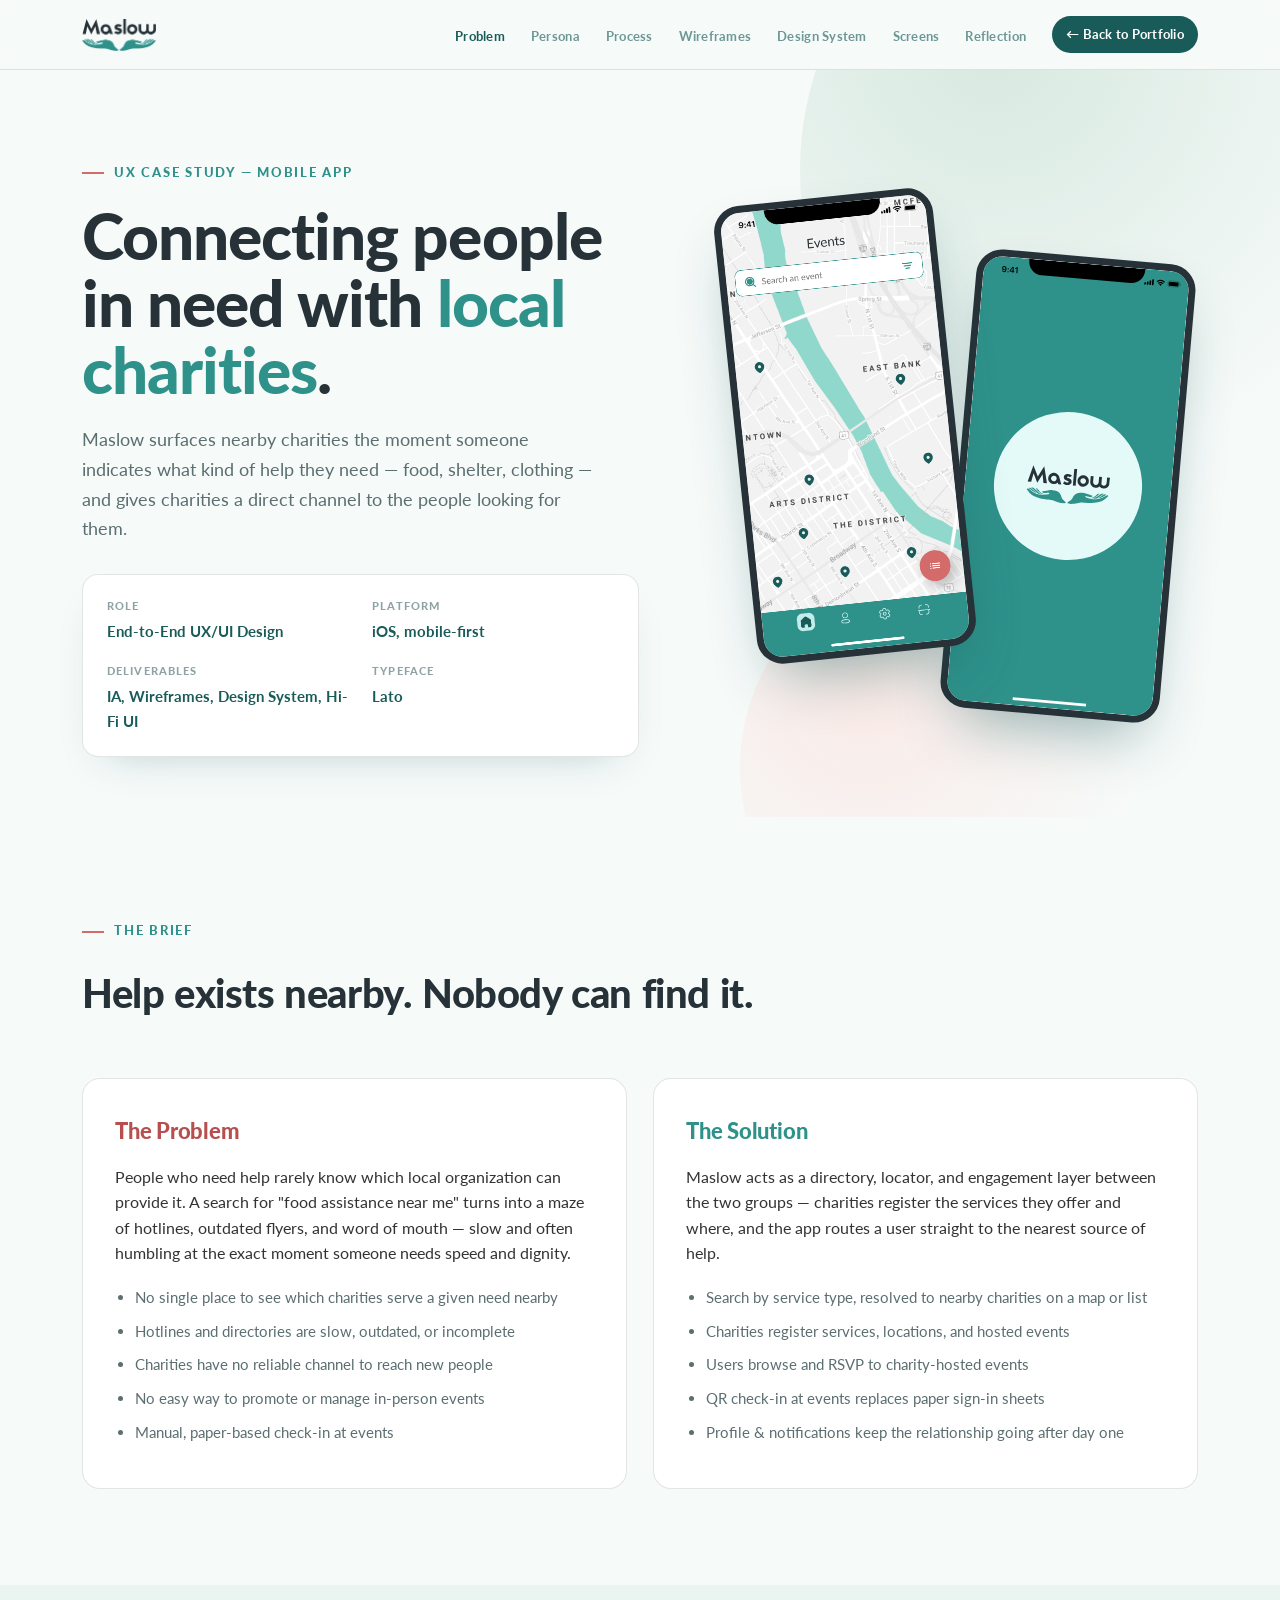
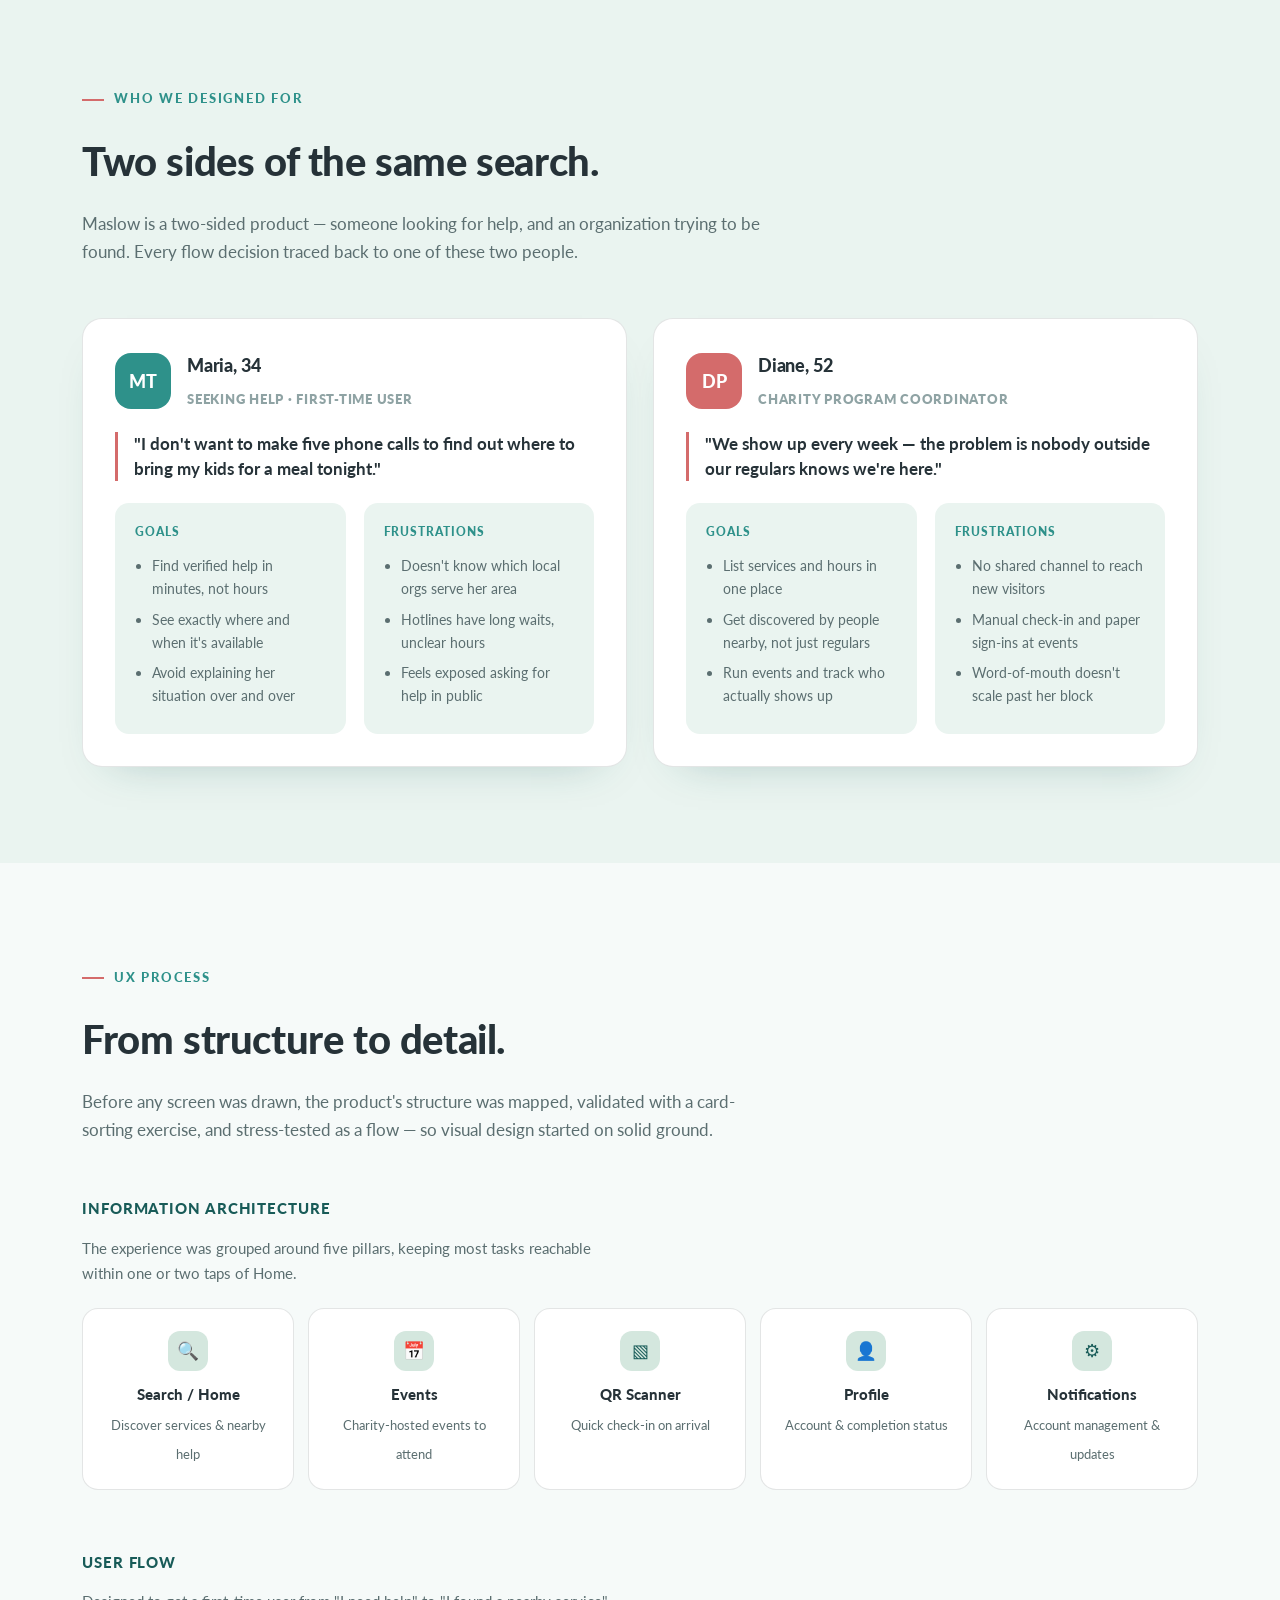
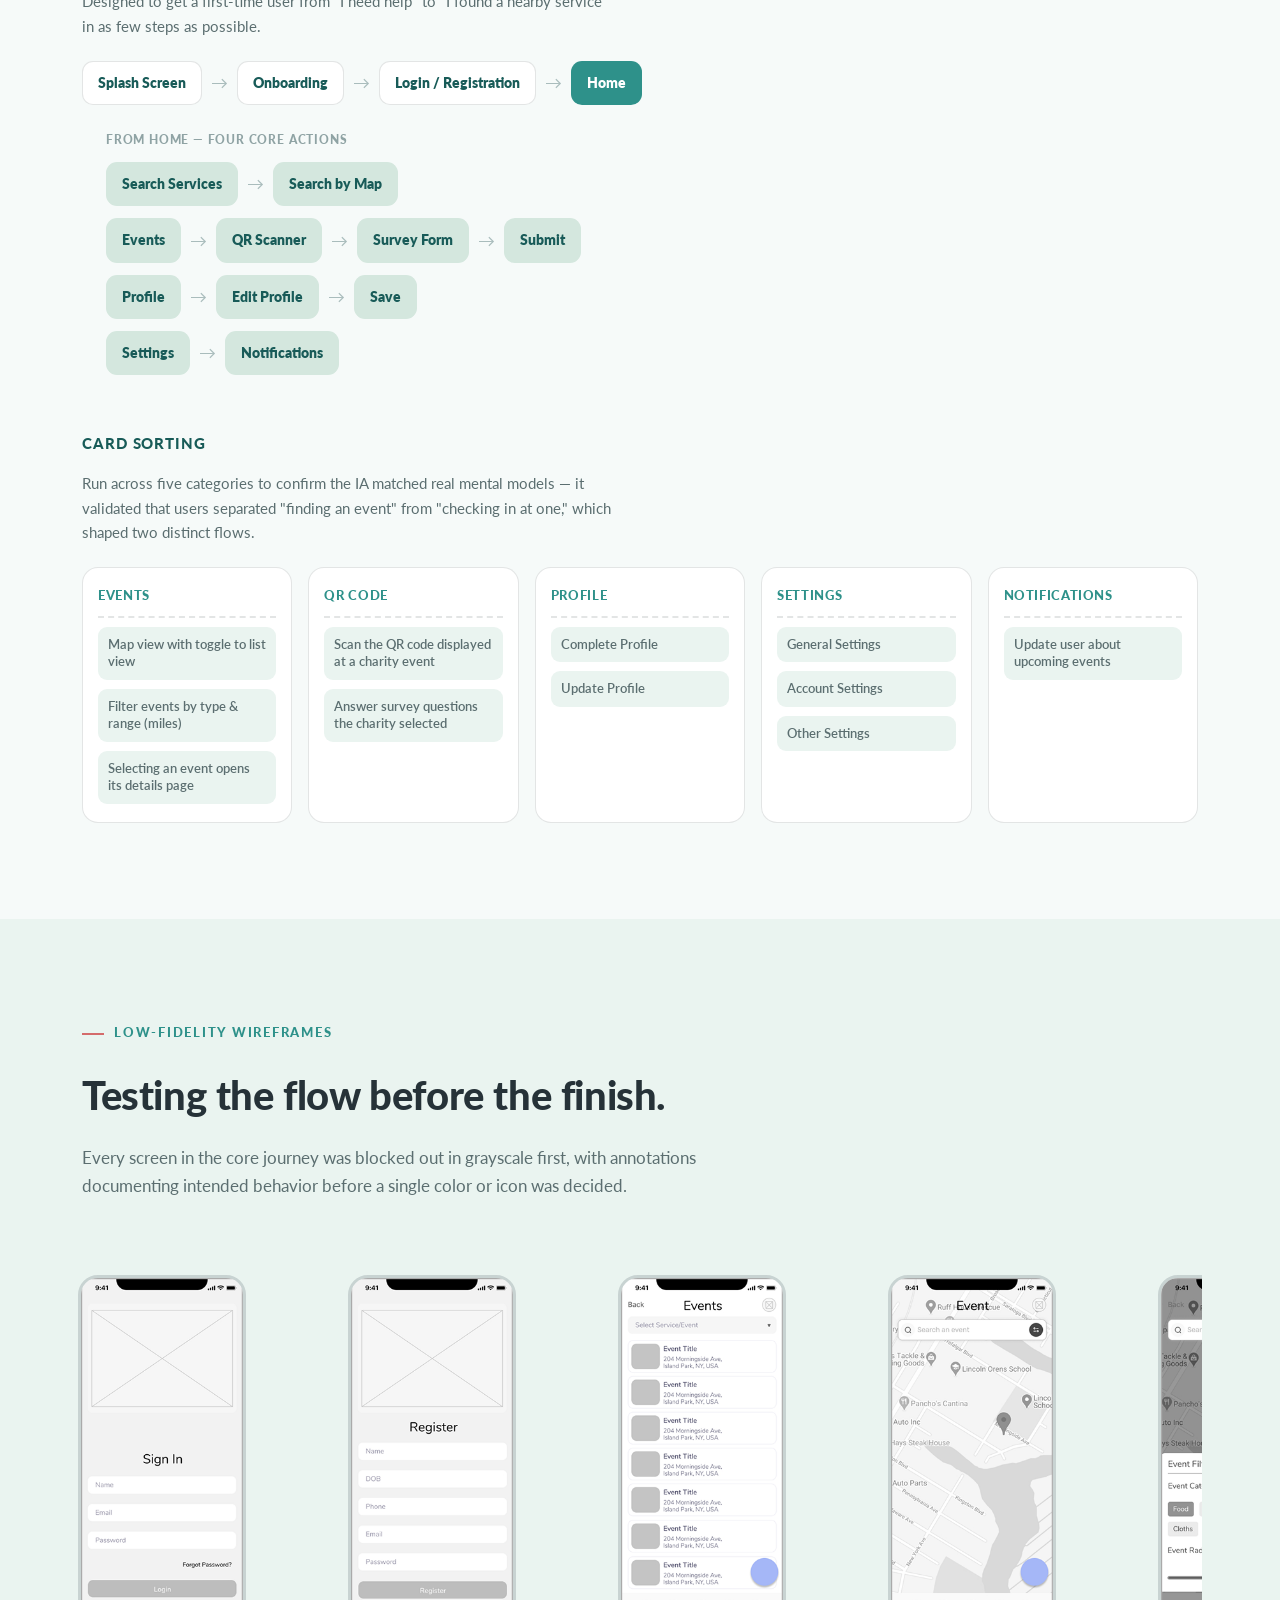
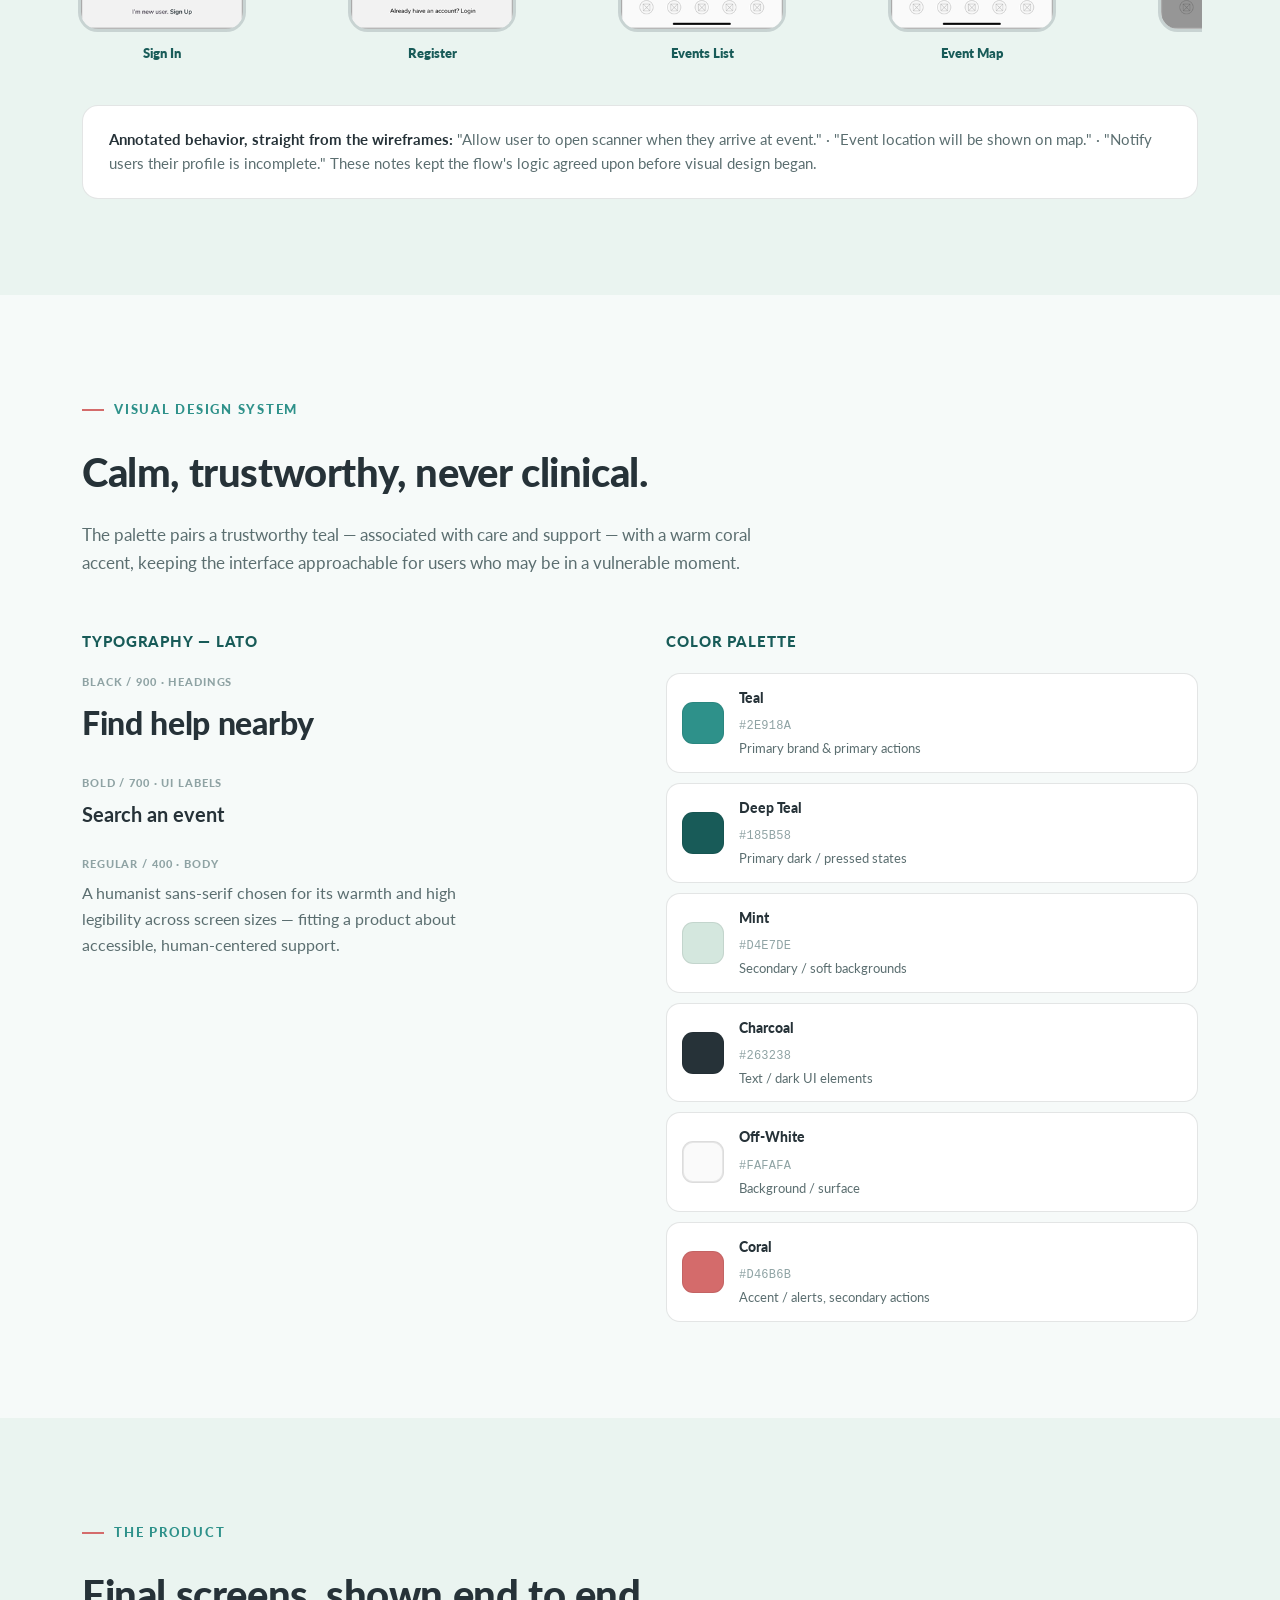
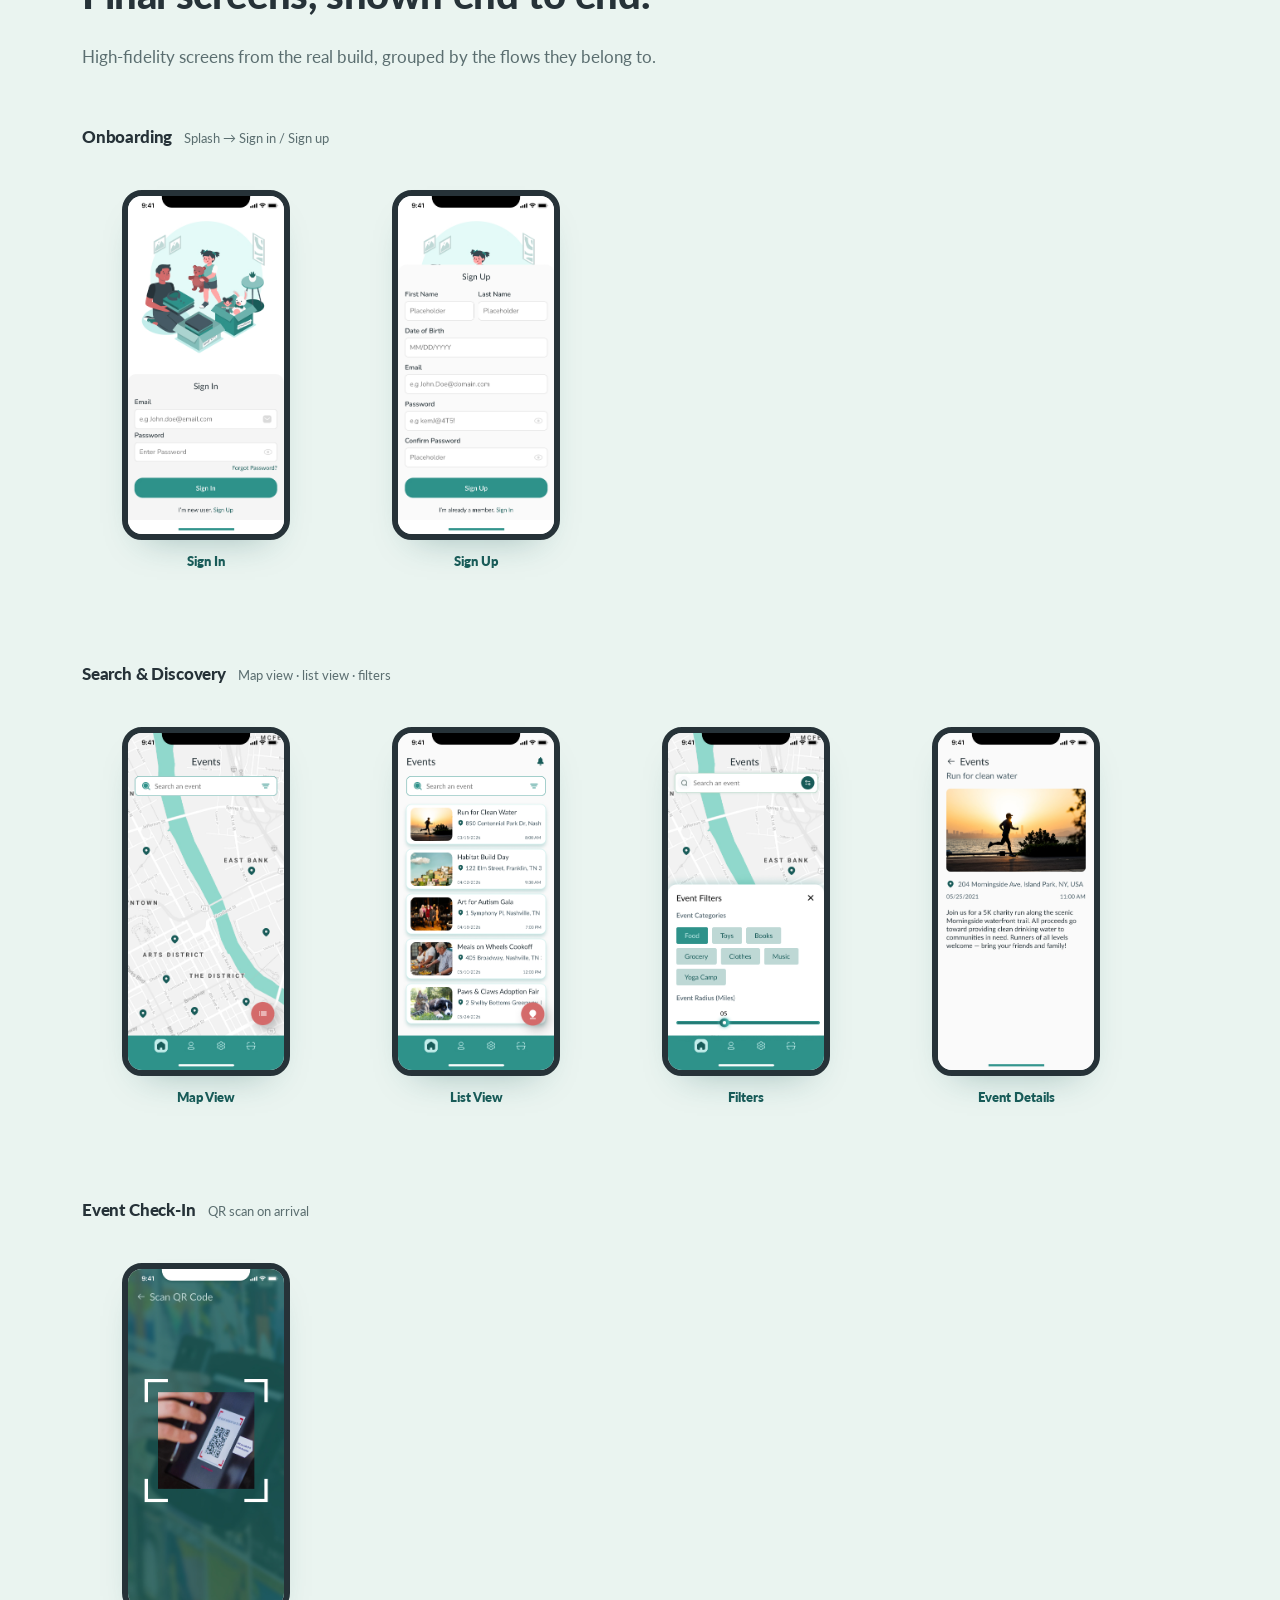
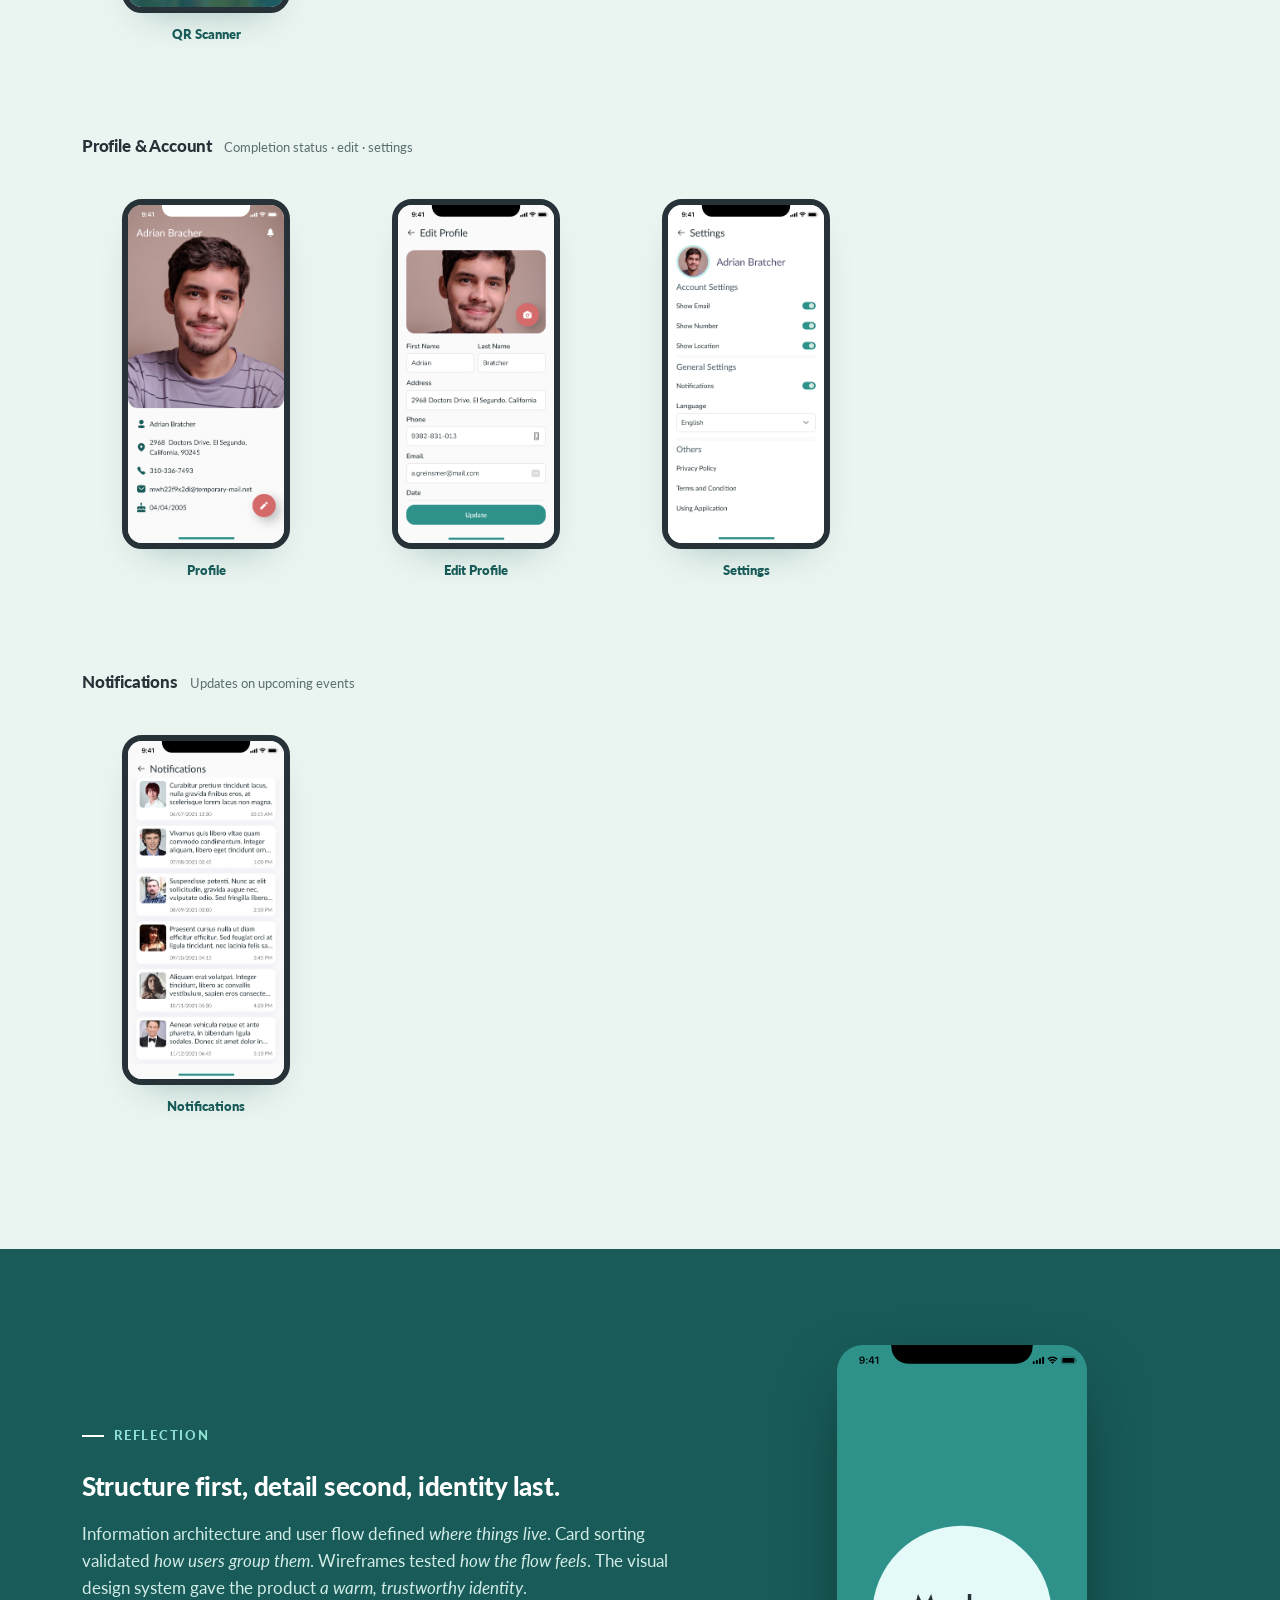
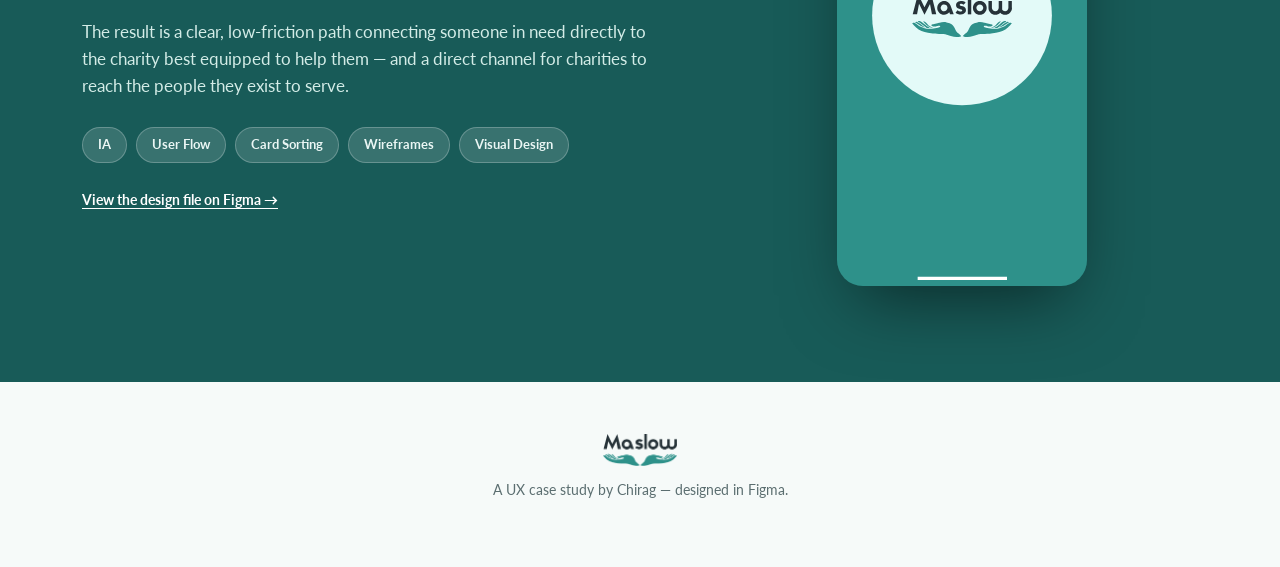
<file: case-studies/maslow-case-study/index.html>
<!DOCTYPE html>
<html lang="en">
<head>
<meta charset="UTF-8">
<meta name="viewport" content="width=device-width, initial-scale=1.0">
<title>Maslow — UX Case Study</title>
<meta name="description" content="Maslow — a mobile app case study connecting people in need with local charities, from information architecture through final UI.">
<link rel="preconnect" href="https://fonts.googleapis.com">
<link rel="preconnect" href="https://fonts.gstatic.com" crossorigin>
<link href="https://fonts.googleapis.com/css2?family=Lato:ital,wght@0,300;0,400;0,700;0,900;1,400&display=swap" rel="stylesheet">
<link rel="stylesheet" href="css/style.css">
</head>
<body>

<nav>
  <div class="wrap">
    <div class="brand"><img src="images/maslow-logo.png" alt="Maslow" class="brand-logo"></div>
    <ul>
      <li><a href="#problem">Problem</a></li>
      <li><a href="#persona">Persona</a></li>
      <li><a href="#process">Process</a></li>
      <li><a href="#wireframes">Wireframes</a></li>
      <li><a href="#system">Design System</a></li>
      <li><a href="#product">Screens</a></li>
      <li><a href="#reflection">Reflection</a></li>
      <li><a href="../../index.html#work" class="back-link">&larr; Back to Portfolio</a></li>
    </ul>
  </div>
</nav>

<header class="hero" id="overview">
  <div class="hero-blob b1"></div>
  <div class="hero-blob b2"></div>
  <div class="wrap">
    <div>
      <div class="eyebrow">UX Case Study — Mobile App</div>
      <h1>Connecting people in need with <em>local charities</em>.</h1>
      <p class="sub">Maslow surfaces nearby charities the moment someone indicates what kind of help they need — food, shelter, clothing — and gives charities a direct channel to the people looking for them.</p>
      <div class="meta-card">
        <div><span>Role</span><p>End-to-End UX/UI Design</p></div>
        <div><span>Platform</span><p>iOS, mobile-first</p></div>
        <div><span>Deliverables</span><p>IA, Wireframes, Design System, Hi-Fi UI</p></div>
        <div><span>Typeface</span><p>Lato</p></div>
      </div>
    </div>
    <div class="hero-devices">
      <div class="device d1"><img src="images/screen-home-map.jpg" alt="Maslow event map screen"></div>
      <div class="device d2"><img src="images/splash.svg" alt="Maslow splash screen"></div>
    </div>
  </div>
</header>

<section id="problem">
  <div class="wrap">
    <div class="section-head reveal">
      <div class="eyebrow">The Brief</div>
      <h2>Help exists nearby. Nobody can find it.</h2>
    </div>
    <div class="split-cards">
      <div class="card reveal">
        <h3 class="tag-problem">The Problem</h3>
        <p class="lede">People who need help rarely know which local organization can provide it. A search for "food assistance near me" turns into a maze of hotlines, outdated flyers, and word of mouth — slow and often humbling at the exact moment someone needs speed and dignity.</p>
        <ul>
          <li>No single place to see which charities serve a given need nearby</li>
          <li>Hotlines and directories are slow, outdated, or incomplete</li>
          <li>Charities have no reliable channel to reach new people</li>
          <li>No easy way to promote or manage in-person events</li>
          <li>Manual, paper-based check-in at events</li>
        </ul>
      </div>
      <div class="card reveal">
        <h3 class="tag-solution">The Solution</h3>
        <p class="lede">Maslow acts as a directory, locator, and engagement layer between the two groups — charities register the services they offer and where, and the app routes a user straight to the nearest source of help.</p>
        <ul>
          <li>Search by service type, resolved to nearby charities on a map or list</li>
          <li>Charities register services, locations, and hosted events</li>
          <li>Users browse and RSVP to charity-hosted events</li>
          <li>QR check-in at events replaces paper sign-in sheets</li>
          <li>Profile &amp; notifications keep the relationship going after day one</li>
        </ul>
      </div>
    </div>
  </div>
</section>

<section class="tinted" id="persona">
  <div class="wrap">
    <div class="section-head reveal">
      <div class="eyebrow">Who We Designed For</div>
      <h2>Two sides of the same search.</h2>
      <p>Maslow is a two-sided product — someone looking for help, and an organization trying to be found. Every flow decision traced back to one of these two people.</p>
    </div>
    <div class="persona-grid">
      <div class="persona-card reveal">
        <div class="persona-top">
          <div class="persona-avatar" style="background:var(--teal);">MT</div>
          <div class="persona-id"><h4>Maria, 34</h4><span>Seeking help &middot; first-time user</span></div>
        </div>
        <p class="persona-quote">"I don't want to make five phone calls to find out where to bring my kids for a meal tonight."</p>
        <div class="quad-grid-2">
          <div class="quad">
            <h4>Goals</h4>
            <ul>
              <li>Find verified help in minutes, not hours</li>
              <li>See exactly where and when it's available</li>
              <li>Avoid explaining her situation over and over</li>
            </ul>
          </div>
          <div class="quad">
            <h4>Frustrations</h4>
            <ul>
              <li>Doesn't know which local orgs serve her area</li>
              <li>Hotlines have long waits, unclear hours</li>
              <li>Feels exposed asking for help in public</li>
            </ul>
          </div>
        </div>
      </div>
      <div class="persona-card reveal">
        <div class="persona-top">
          <div class="persona-avatar" style="background:var(--coral);">DP</div>
          <div class="persona-id"><h4>Diane, 52</h4><span>Charity program coordinator</span></div>
        </div>
        <p class="persona-quote">"We show up every week — the problem is nobody outside our regulars knows we're here."</p>
        <div class="quad-grid-2">
          <div class="quad">
            <h4>Goals</h4>
            <ul>
              <li>List services and hours in one place</li>
              <li>Get discovered by people nearby, not just regulars</li>
              <li>Run events and track who actually shows up</li>
            </ul>
          </div>
          <div class="quad">
            <h4>Frustrations</h4>
            <ul>
              <li>No shared channel to reach new visitors</li>
              <li>Manual check-in and paper sign-ins at events</li>
              <li>Word-of-mouth doesn't scale past her block</li>
            </ul>
          </div>
        </div>
      </div>
    </div>
  </div>
</section>

<section id="process">
  <div class="wrap">
    <div class="section-head reveal">
      <div class="eyebrow">UX Process</div>
      <h2>From structure to detail.</h2>
      <p>Before any screen was drawn, the product's structure was mapped, validated with a card-sorting exercise, and stress-tested as a flow — so visual design started on solid ground.</p>
    </div>

    <div class="reveal">
      <p class="subhead">Information Architecture</p>
      <p class="subnote">The experience was grouped around five pillars, keeping most tasks reachable within one or two taps of Home.</p>
      <div class="ia-pillars">
        <div class="pillar"><div class="pillar-icon">&#128269;</div><b>Search / Home</b><span>Discover services &amp; nearby help</span></div>
        <div class="pillar"><div class="pillar-icon">&#128197;</div><b>Events</b><span>Charity-hosted events to attend</span></div>
        <div class="pillar"><div class="pillar-icon">&#9639;</div><b>QR Scanner</b><span>Quick check-in on arrival</span></div>
        <div class="pillar"><div class="pillar-icon">&#128100;</div><b>Profile</b><span>Account &amp; completion status</span></div>
        <div class="pillar"><div class="pillar-icon">&#9881;</div><b>Notifications</b><span>Account management &amp; updates</span></div>
      </div>
    </div>

    <div class="reveal">
      <p class="subhead">User Flow</p>
      <p class="subnote">Designed to get a first-time user from "I need help" to "I found a nearby service" in as few steps as possible.</p>
      <div class="flow">
        <div class="flow-step">Splash Screen</div><span class="flow-arrow">&rarr;</span>
        <div class="flow-step">Onboarding</div><span class="flow-arrow">&rarr;</span>
        <div class="flow-step">Login / Registration</div><span class="flow-arrow">&rarr;</span>
        <div class="flow-step start">Home</div>
      </div>
      <div class="flow-branch-label">From Home — four core actions</div>
      <div class="flow-branch">
        <div class="flow-step">Search Services</div><span class="flow-arrow">&rarr;</span><div class="flow-step">Search by Map</div>
      </div>
      <div class="flow-branch">
        <div class="flow-step">Events</div><span class="flow-arrow">&rarr;</span><div class="flow-step">QR Scanner</div><span class="flow-arrow">&rarr;</span><div class="flow-step">Survey Form</div><span class="flow-arrow">&rarr;</span><div class="flow-step">Submit</div>
      </div>
      <div class="flow-branch">
        <div class="flow-step">Profile</div><span class="flow-arrow">&rarr;</span><div class="flow-step">Edit Profile</div><span class="flow-arrow">&rarr;</span><div class="flow-step">Save</div>
      </div>
      <div class="flow-branch">
        <div class="flow-step">Settings</div><span class="flow-arrow">&rarr;</span><div class="flow-step">Notifications</div>
      </div>
    </div>

    <div class="reveal" style="margin-top:56px;">
      <p class="subhead">Card Sorting</p>
      <p class="subnote">Run across five categories to confirm the IA matched real mental models — it validated that users separated "finding an event" from "checking in at one," which shaped two distinct flows.</p>
      <div class="sort-grid">
        <div class="bucket">
          <div class="bucket-label">Events</div>
          <div class="bucket-card">Map view with toggle to list view</div>
          <div class="bucket-card">Filter events by type &amp; range (miles)</div>
          <div class="bucket-card">Selecting an event opens its details page</div>
        </div>
        <div class="bucket">
          <div class="bucket-label">QR Code</div>
          <div class="bucket-card">Scan the QR code displayed at a charity event</div>
          <div class="bucket-card">Answer survey questions the charity selected</div>
        </div>
        <div class="bucket">
          <div class="bucket-label">Profile</div>
          <div class="bucket-card">Complete Profile</div>
          <div class="bucket-card">Update Profile</div>
        </div>
        <div class="bucket">
          <div class="bucket-label">Settings</div>
          <div class="bucket-card">General Settings</div>
          <div class="bucket-card">Account Settings</div>
          <div class="bucket-card">Other Settings</div>
        </div>
        <div class="bucket">
          <div class="bucket-label">Notifications</div>
          <div class="bucket-card">Update user about upcoming events</div>
        </div>
      </div>
    </div>
  </div>
</section>

<section class="tinted" id="wireframes">
  <div class="wrap">
    <div class="section-head reveal">
      <div class="eyebrow">Low-Fidelity Wireframes</div>
      <h2>Testing the flow before the finish.</h2>
      <p>Every screen in the core journey was blocked out in grayscale first, with annotations documenting intended behavior before a single color or icon was decided.</p>
    </div>
    <div class="strip reveal">
      <figure class="frame-item wire"><div class="frame"><img src="images/wire-signin.png" alt="Low-fidelity sign in wireframe"></div><div class="cap">Sign In</div></figure>
      <figure class="frame-item wire"><div class="frame"><img src="images/wire-register.png" alt="Low-fidelity register wireframe"></div><div class="cap">Register</div></figure>
      <figure class="frame-item wire"><div class="frame"><img src="images/wire-events.png" alt="Low-fidelity events list wireframe"></div><div class="cap">Events List</div></figure>
      <figure class="frame-item wire"><div class="frame"><img src="images/wire-map.png" alt="Low-fidelity event map wireframe"></div><div class="cap">Event Map</div></figure>
      <figure class="frame-item wire"><div class="frame"><img src="images/wire-filter.png" alt="Low-fidelity event filters wireframe"></div><div class="cap">Event Filters</div></figure>
      <figure class="frame-item wire"><div class="frame"><img src="images/wire-details.png" alt="Low-fidelity event details wireframe"></div><div class="cap">Event Details</div></figure>
      <figure class="frame-item wire"><div class="frame"><img src="images/wire-profile.png" alt="Low-fidelity profile wireframe"></div><div class="cap">Profile</div></figure>
      <figure class="frame-item wire"><div class="frame"><img src="images/wire-settings.png" alt="Low-fidelity settings wireframe"></div><div class="cap">Settings</div></figure>
    </div>
    <div class="annot reveal">
      <b>Annotated behavior, straight from the wireframes:</b> "Allow user to open scanner when they arrive at event." &middot; "Event location will be shown on map." &middot; "Notify users their profile is incomplete." These notes kept the flow's logic agreed upon before visual design began.
    </div>
  </div>
</section>

<section id="system">
  <div class="wrap">
    <div class="section-head reveal">
      <div class="eyebrow">Visual Design System</div>
      <h2>Calm, trustworthy, never clinical.</h2>
      <p>The palette pairs a trustworthy teal — associated with care and support — with a warm coral accent, keeping the interface approachable for users who may be in a vulnerable moment.</p>
    </div>
    <div class="vis-grid reveal">
      <div>
        <p class="subhead" style="margin-bottom:20px;">Typography — Lato</p>
        <div class="type-sample">
          <div class="tlabel">Black / 900 &middot; Headings</div>
          <div class="t900">Find help nearby</div>
        </div>
        <div class="type-sample">
          <div class="tlabel">Bold / 700 &middot; UI Labels</div>
          <div class="t700">Search an event</div>
        </div>
        <div class="type-sample">
          <div class="tlabel">Regular / 400 &middot; Body</div>
          <div class="t400">A humanist sans-serif chosen for its warmth and high legibility across screen sizes — fitting a product about accessible, human-centered support.</div>
        </div>
      </div>
      <div>
        <p class="subhead" style="margin-bottom:20px;">Color Palette</p>
        <div class="swatches">
          <div class="swatch"><div class="chip" style="background:#2E918A;"></div><div class="info"><b>Teal</b><span>#2E918A</span><em>Primary brand &amp; primary actions</em></div></div>
          <div class="swatch"><div class="chip" style="background:#185B58;"></div><div class="info"><b>Deep Teal</b><span>#185B58</span><em>Primary dark / pressed states</em></div></div>
          <div class="swatch"><div class="chip" style="background:#D4E7DE;"></div><div class="info"><b>Mint</b><span>#D4E7DE</span><em>Secondary / soft backgrounds</em></div></div>
          <div class="swatch"><div class="chip" style="background:#263238;"></div><div class="info"><b>Charcoal</b><span>#263238</span><em>Text / dark UI elements</em></div></div>
          <div class="swatch"><div class="chip" style="background:#FAFAFA;border:1px solid rgba(0,0,0,.12);"></div><div class="info"><b>Off-White</b><span>#FAFAFA</span><em>Background / surface</em></div></div>
          <div class="swatch"><div class="chip" style="background:#D46B6B;"></div><div class="info"><b>Coral</b><span>#D46B6B</span><em>Accent / alerts, secondary actions</em></div></div>
        </div>
      </div>
    </div>
  </div>
</section>

<section class="tinted" id="product">
  <div class="wrap">
    <div class="section-head reveal">
      <div class="eyebrow">The Product</div>
      <h2>Final screens, shown end to end.</h2>
      <p>High-fidelity screens from the real build, grouped by the flows they belong to.</p>
    </div>

    <div class="flowgroup reveal">
      <div class="flowgroup-head"><h3>Onboarding</h3><span>Splash &rarr; Sign in / Sign up</span></div>
      <div class="strip">
        <figure class="frame-item"><div class="frame"><img src="images/screen-signin.jpg" alt="Sign in screen"></div><div class="cap">Sign In</div></figure>
        <figure class="frame-item"><div class="frame"><img src="images/screen-signup.jpg" alt="Sign up screen"></div><div class="cap">Sign Up</div></figure>
      </div>
    </div>

    <div class="flowgroup reveal">
      <div class="flowgroup-head"><h3>Search &amp; Discovery</h3><span>Map view &middot; list view &middot; filters</span></div>
      <div class="strip">
        <figure class="frame-item"><div class="frame"><img src="images/screen-home-map.jpg" alt="Home map view"></div><div class="cap">Map View</div></figure>
        <figure class="frame-item"><div class="frame"><img src="images/screen-home-list.jpg" alt="Home list view"></div><div class="cap">List View</div></figure>
        <figure class="frame-item"><div class="frame"><img src="images/screen-filter.jpg" alt="Event filter"></div><div class="cap">Filters</div></figure>
        <figure class="frame-item"><div class="frame"><img src="images/screen-event-details.jpg" alt="Event details"></div><div class="cap">Event Details</div></figure>
      </div>
    </div>

    <div class="flowgroup reveal">
      <div class="flowgroup-head"><h3>Event Check-In</h3><span>QR scan on arrival</span></div>
      <div class="strip">
        <figure class="frame-item"><div class="frame"><img src="images/screen-qr.jpg" alt="QR scanner"></div><div class="cap">QR Scanner</div></figure>
      </div>
    </div>

    <div class="flowgroup reveal">
      <div class="flowgroup-head"><h3>Profile &amp; Account</h3><span>Completion status &middot; edit &middot; settings</span></div>
      <div class="strip">
        <figure class="frame-item"><div class="frame"><img src="images/screen-profile.jpg" alt="Profile screen"></div><div class="cap">Profile</div></figure>
        <figure class="frame-item"><div class="frame"><img src="images/screen-profile-edit.jpg" alt="Edit profile screen"></div><div class="cap">Edit Profile</div></figure>
        <figure class="frame-item"><div class="frame"><img src="images/screen-settings.jpg" alt="Settings screen"></div><div class="cap">Settings</div></figure>
      </div>
    </div>

    <div class="flowgroup reveal">
      <div class="flowgroup-head"><h3>Notifications</h3><span>Updates on upcoming events</span></div>
      <div class="strip">
        <figure class="frame-item"><div class="frame"><img src="images/screen-notifications.jpg" alt="Notifications screen"></div><div class="cap">Notifications</div></figure>
      </div>
    </div>
  </div>
</section>

<section class="dark" id="reflection">
  <div class="wrap final-wrap">
    <div class="reveal">
      <div class="eyebrow">Reflection</div>
      <h2>Structure first, detail second, identity last.</h2>
      <p>Information architecture and user flow defined <em>where things live</em>. Card sorting validated <em>how users group them</em>. Wireframes tested <em>how the flow feels</em>. The visual design system gave the product <em>a warm, trustworthy identity</em>.</p>
      <p>The result is a clear, low-friction path connecting someone in need directly to the charity best equipped to help them — and a direct channel for charities to reach the people they exist to serve.</p>
      <div class="final-steps">
        <span>IA</span><span>User Flow</span><span>Card Sorting</span><span>Wireframes</span><span>Visual Design</span>
      </div>
      <a class="fig-link" href="https://www.figma.com/design/6fCZ3NKr30eyZlRBWnKGeU/Maslow-4.0" target="_blank" rel="noopener">View the design file on Figma &rarr;</a>
    </div>
    <div class="reveal">
      <div class="device-final"><img src="images/splash.svg" alt="Maslow splash screen"></div>
    </div>
  </div>
</section>

<footer>
  <div class="brand" style="justify-content:center;"><img src="images/maslow-logo.png" alt="Maslow" class="brand-logo"></div>
  <p>A UX case study by Chirag — designed in Figma.</p>
</footer>

<script src="js/script.js"></script>
</body>
</html>
</file>
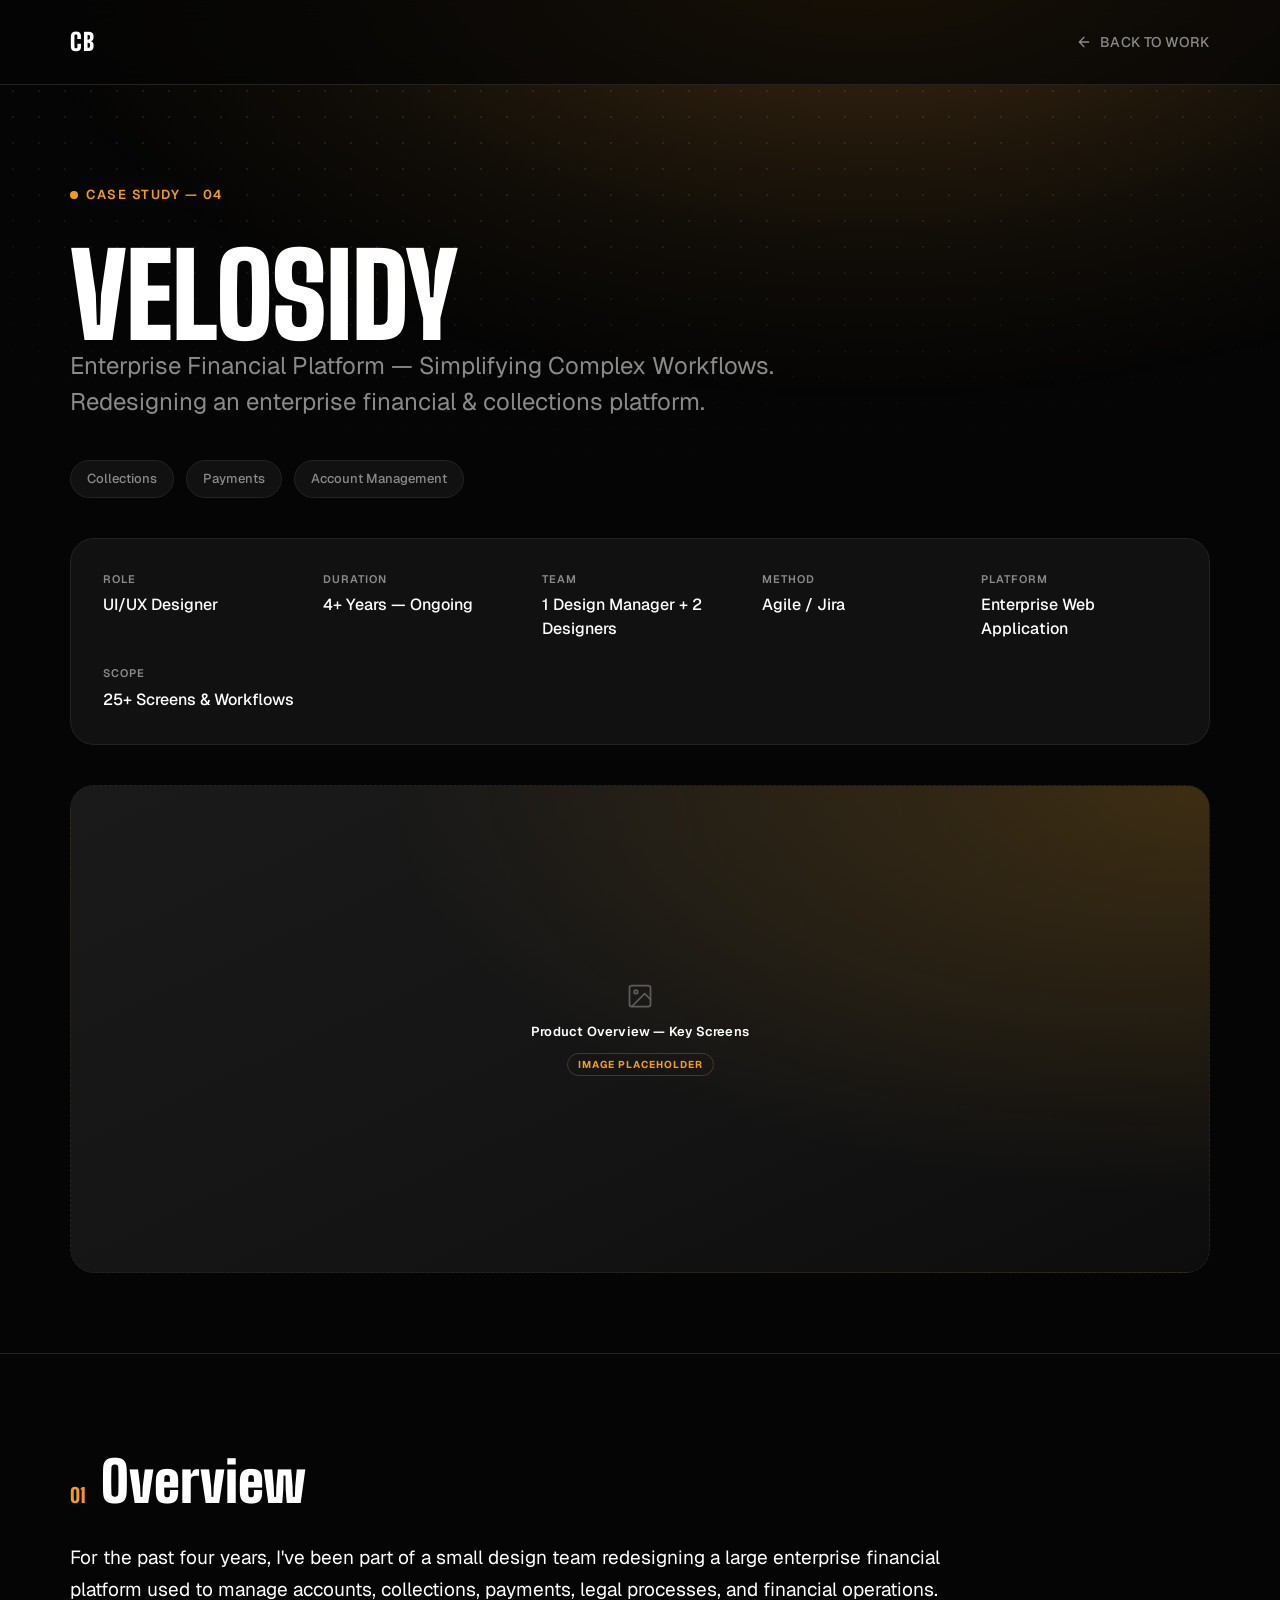
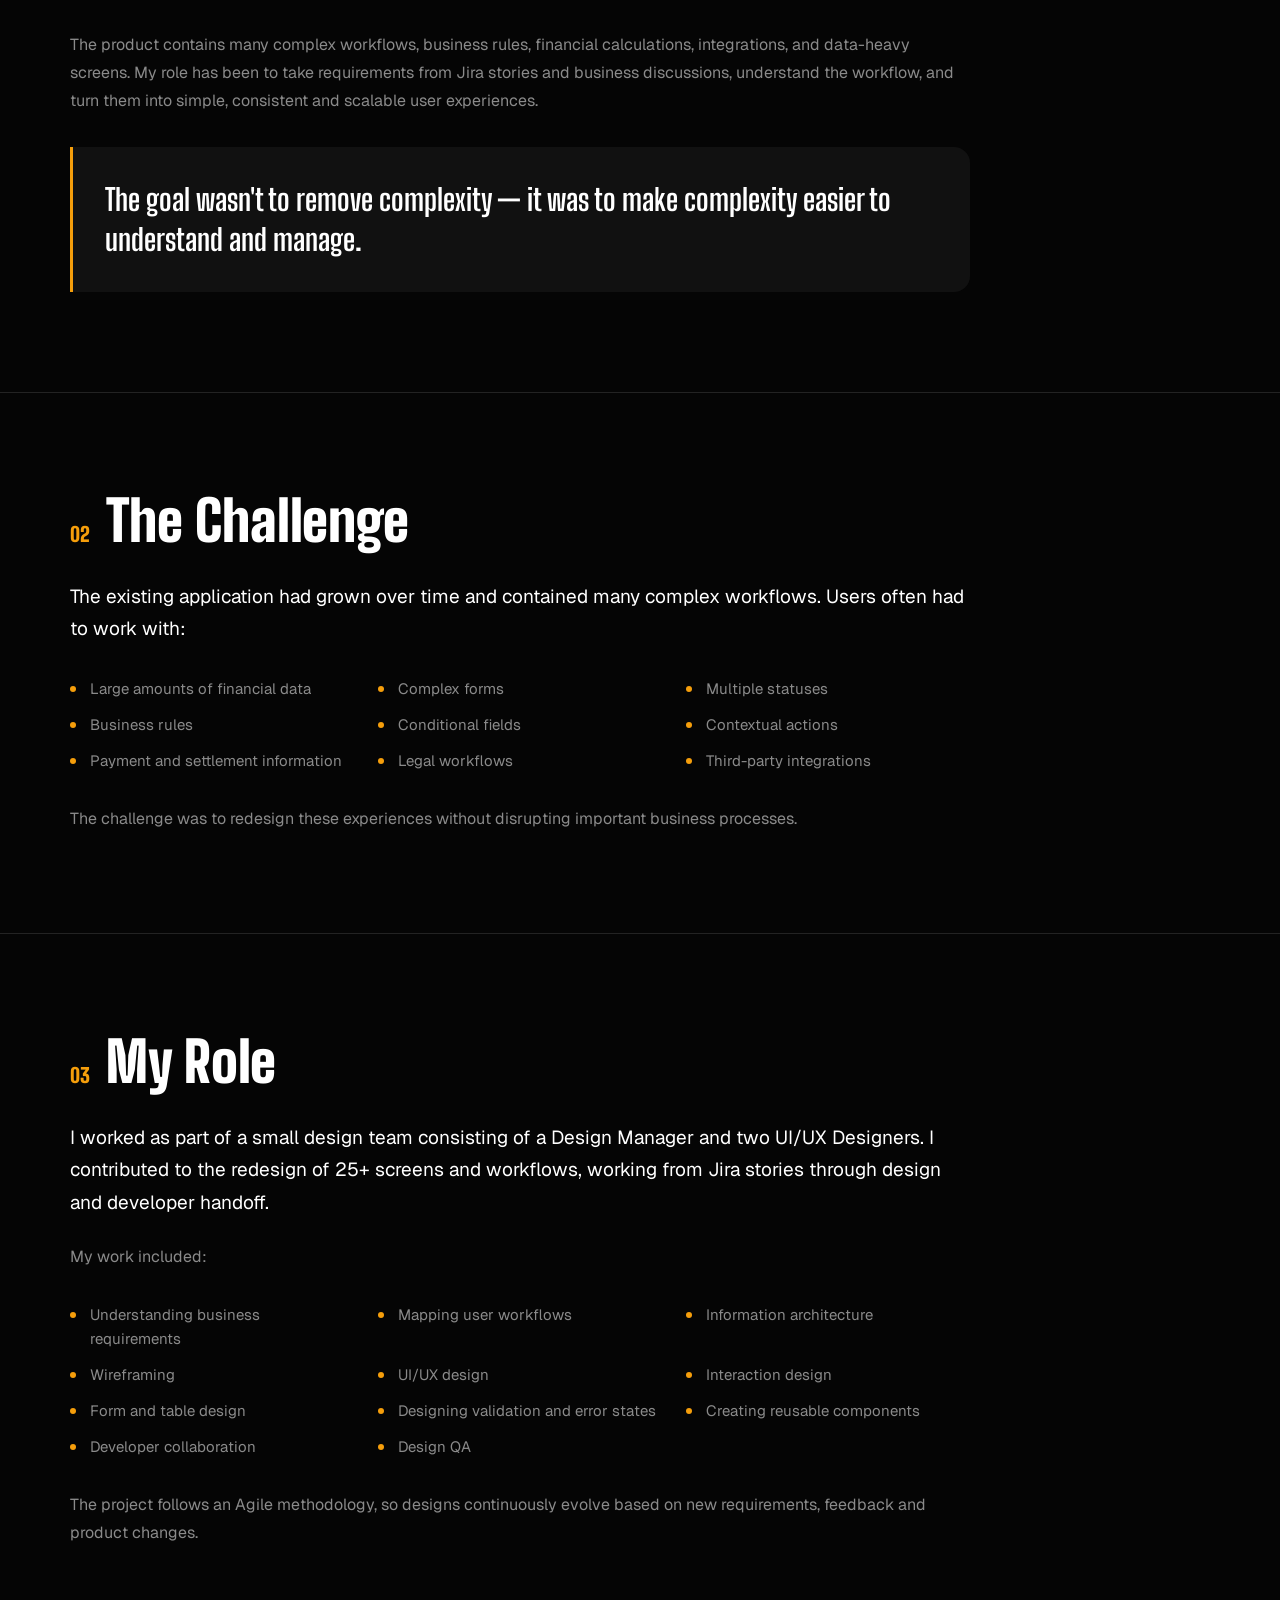
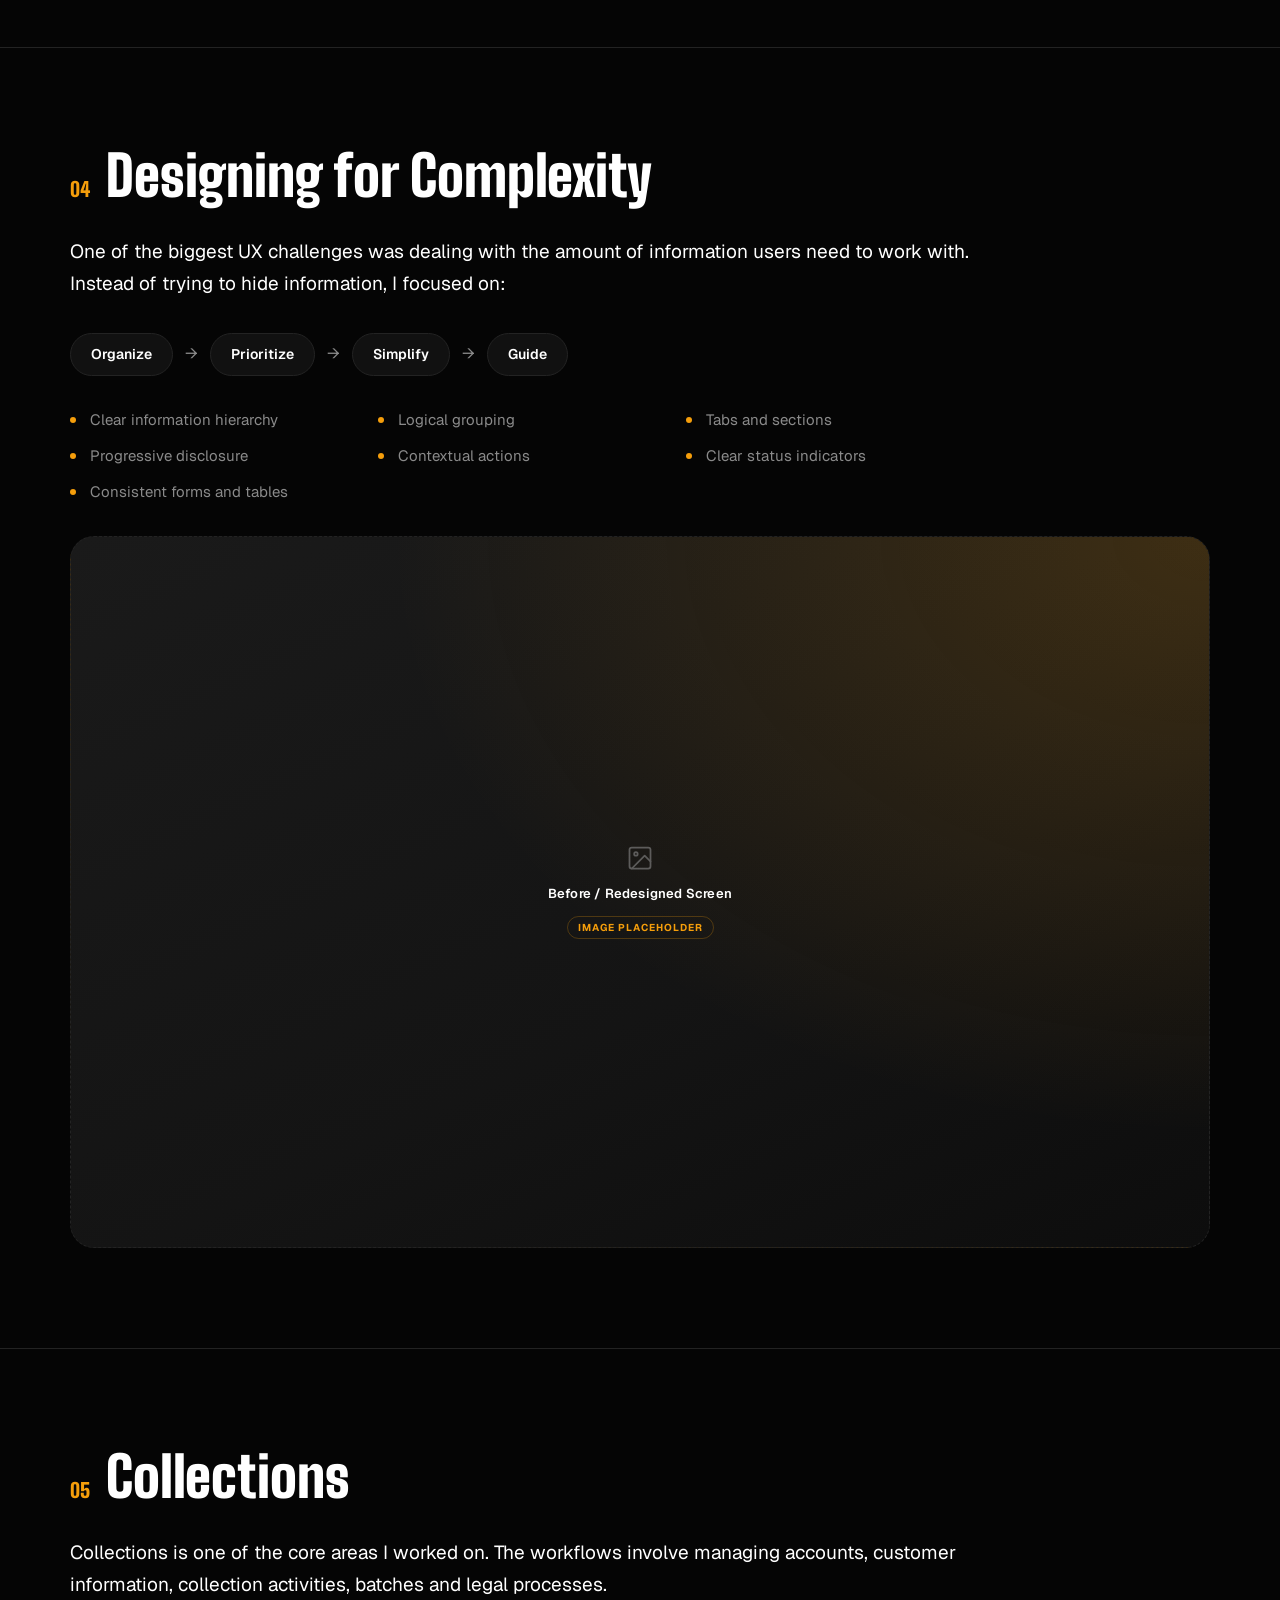
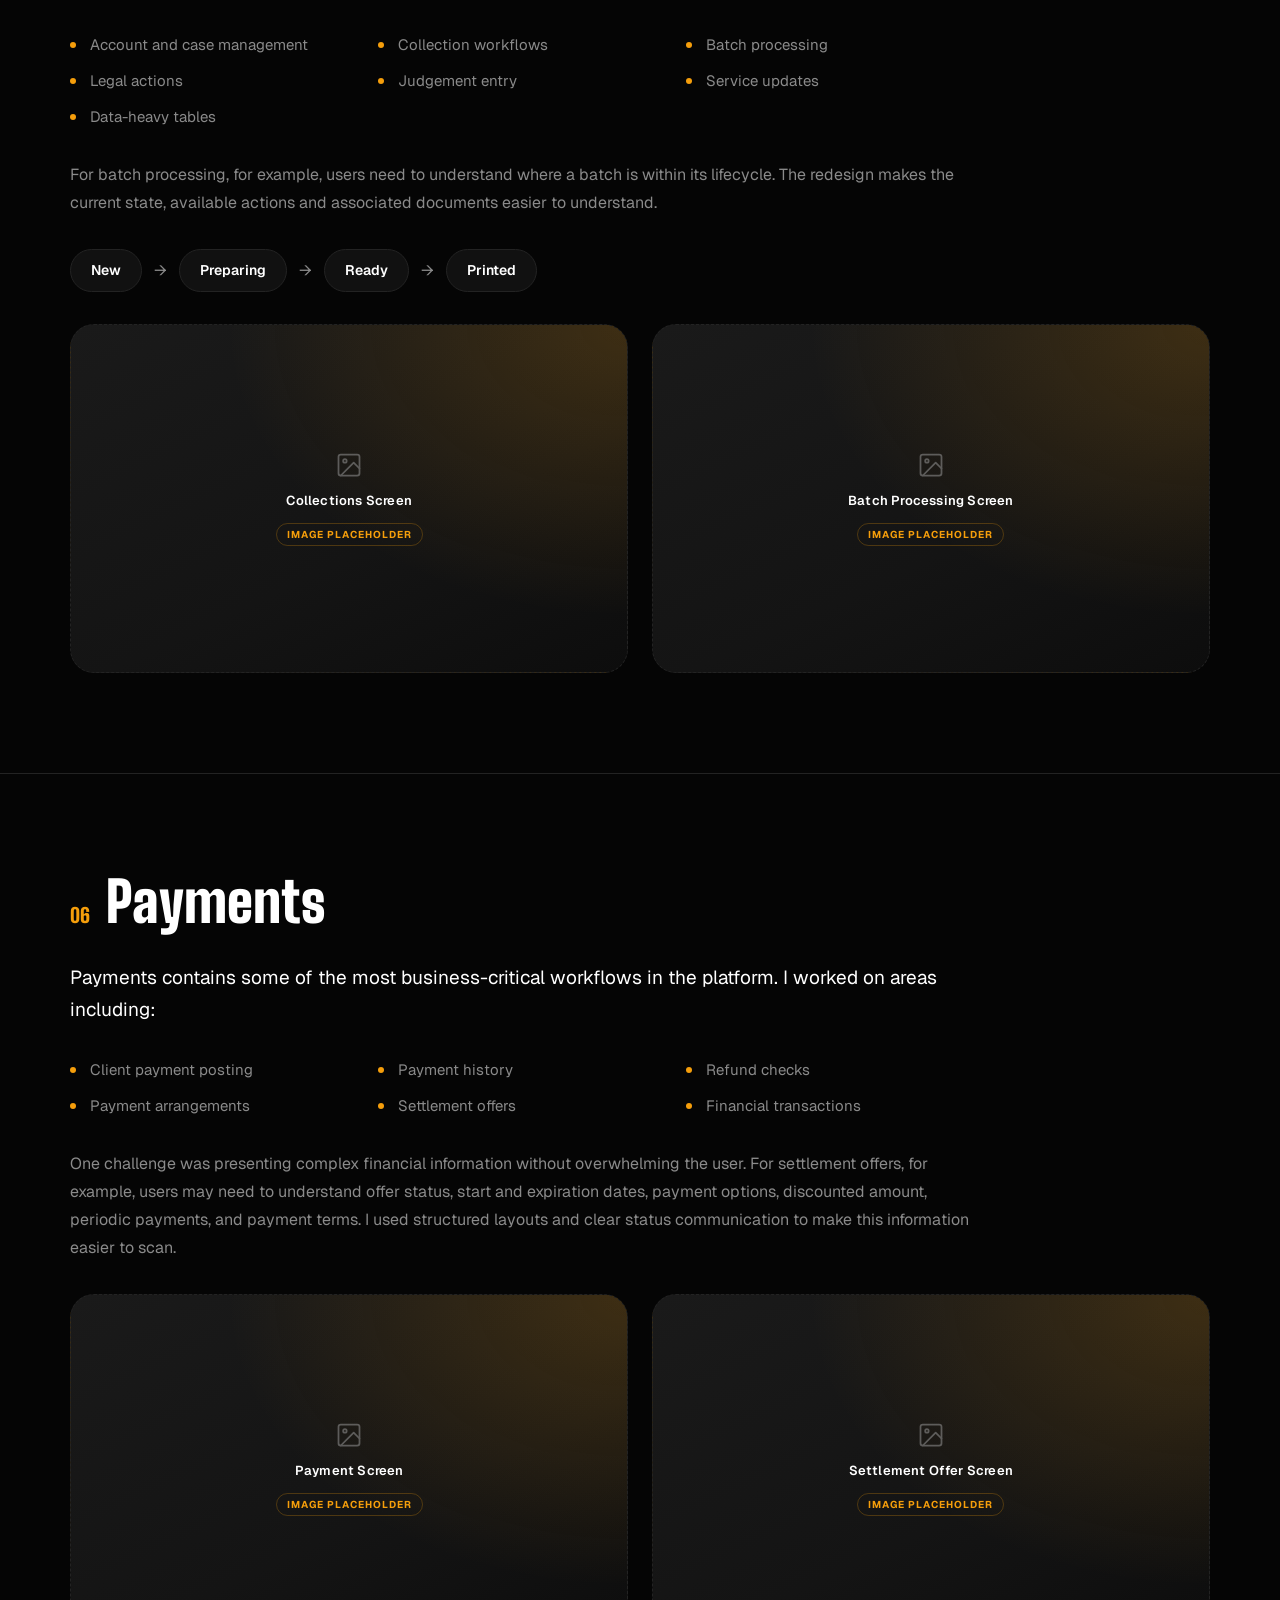
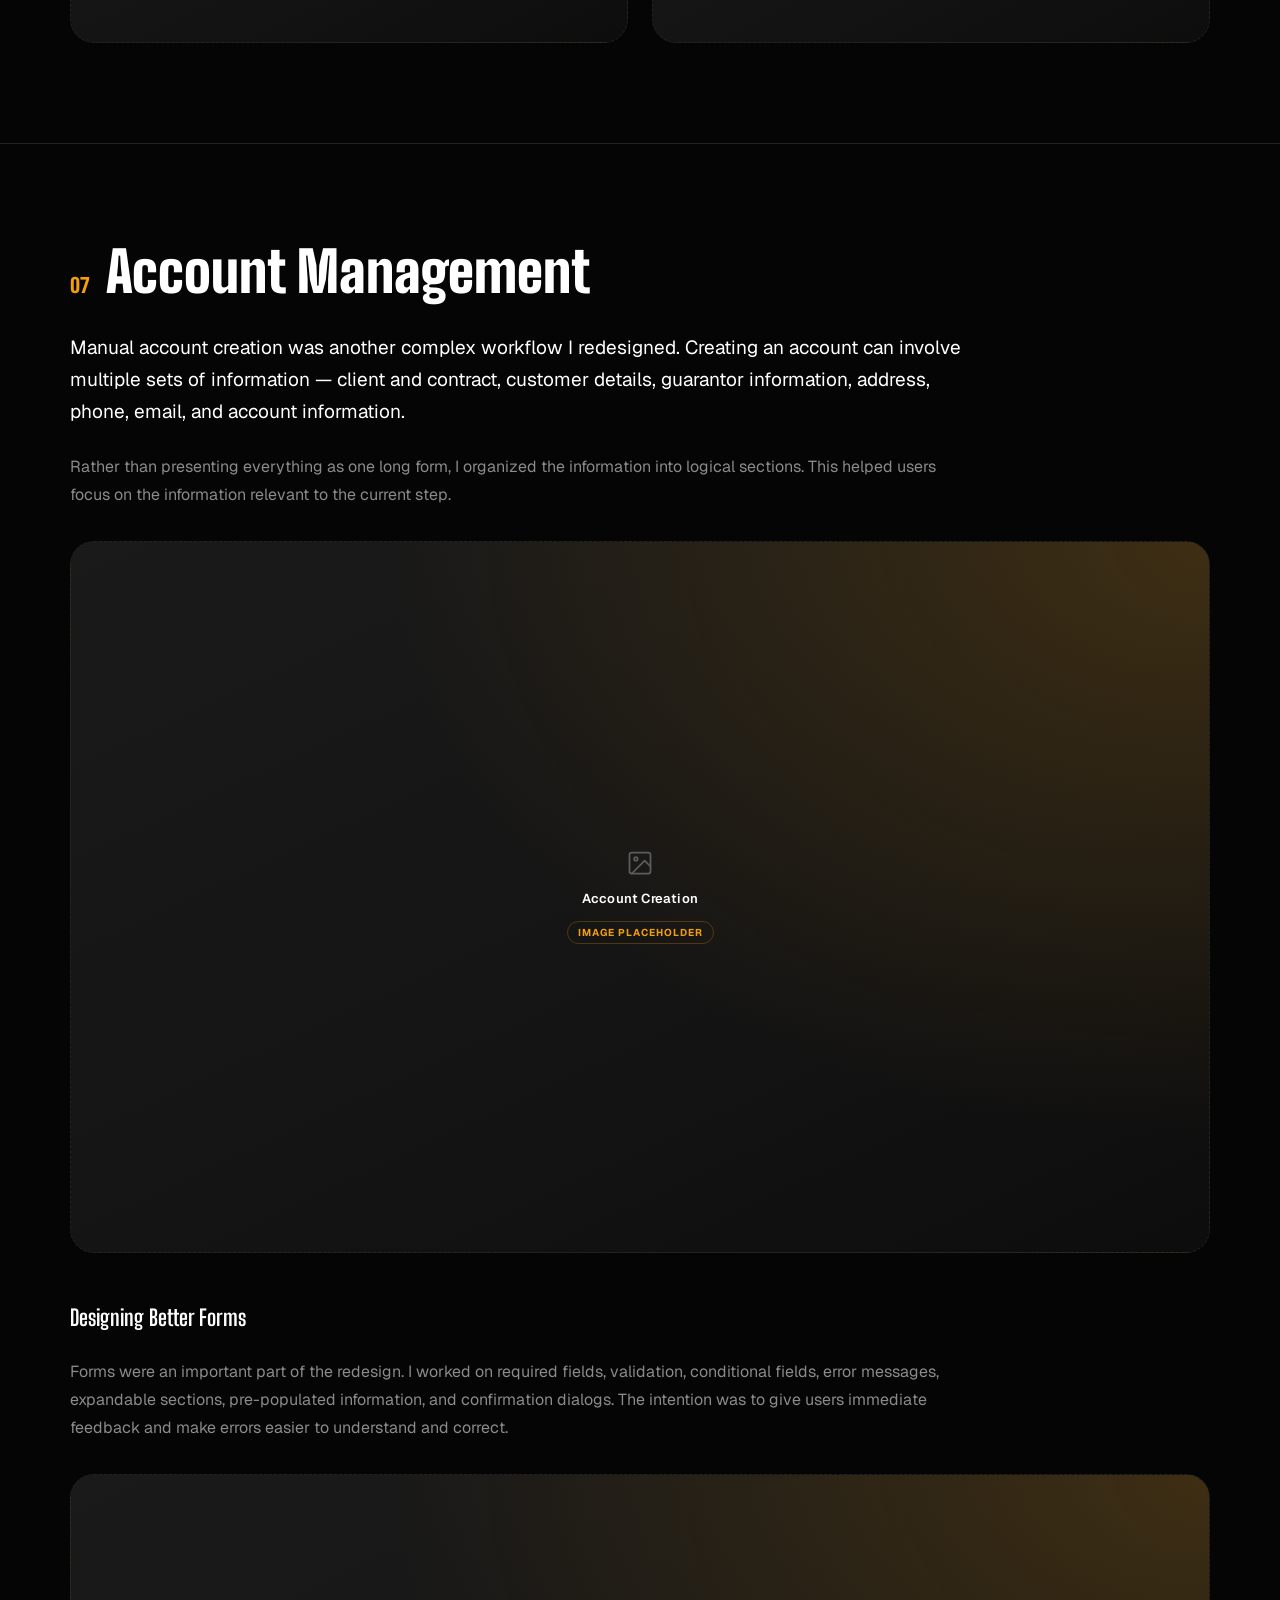
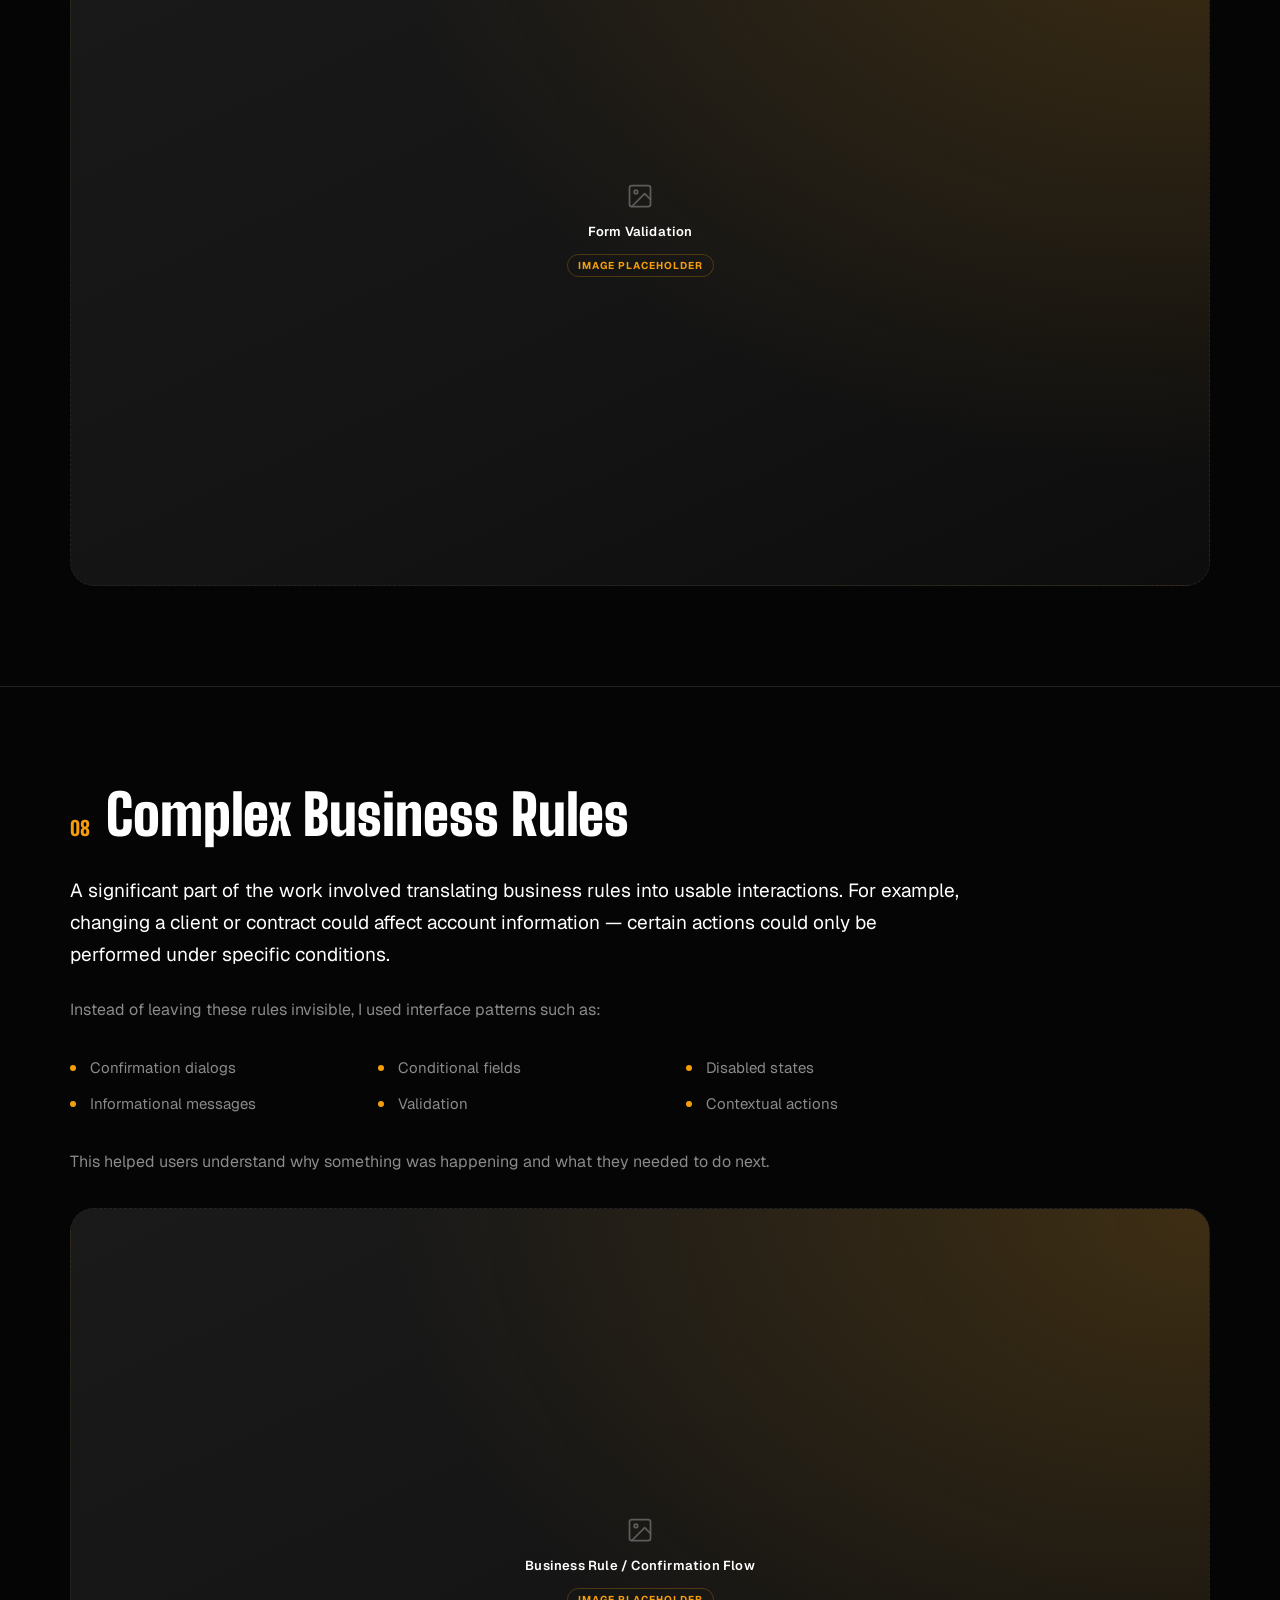
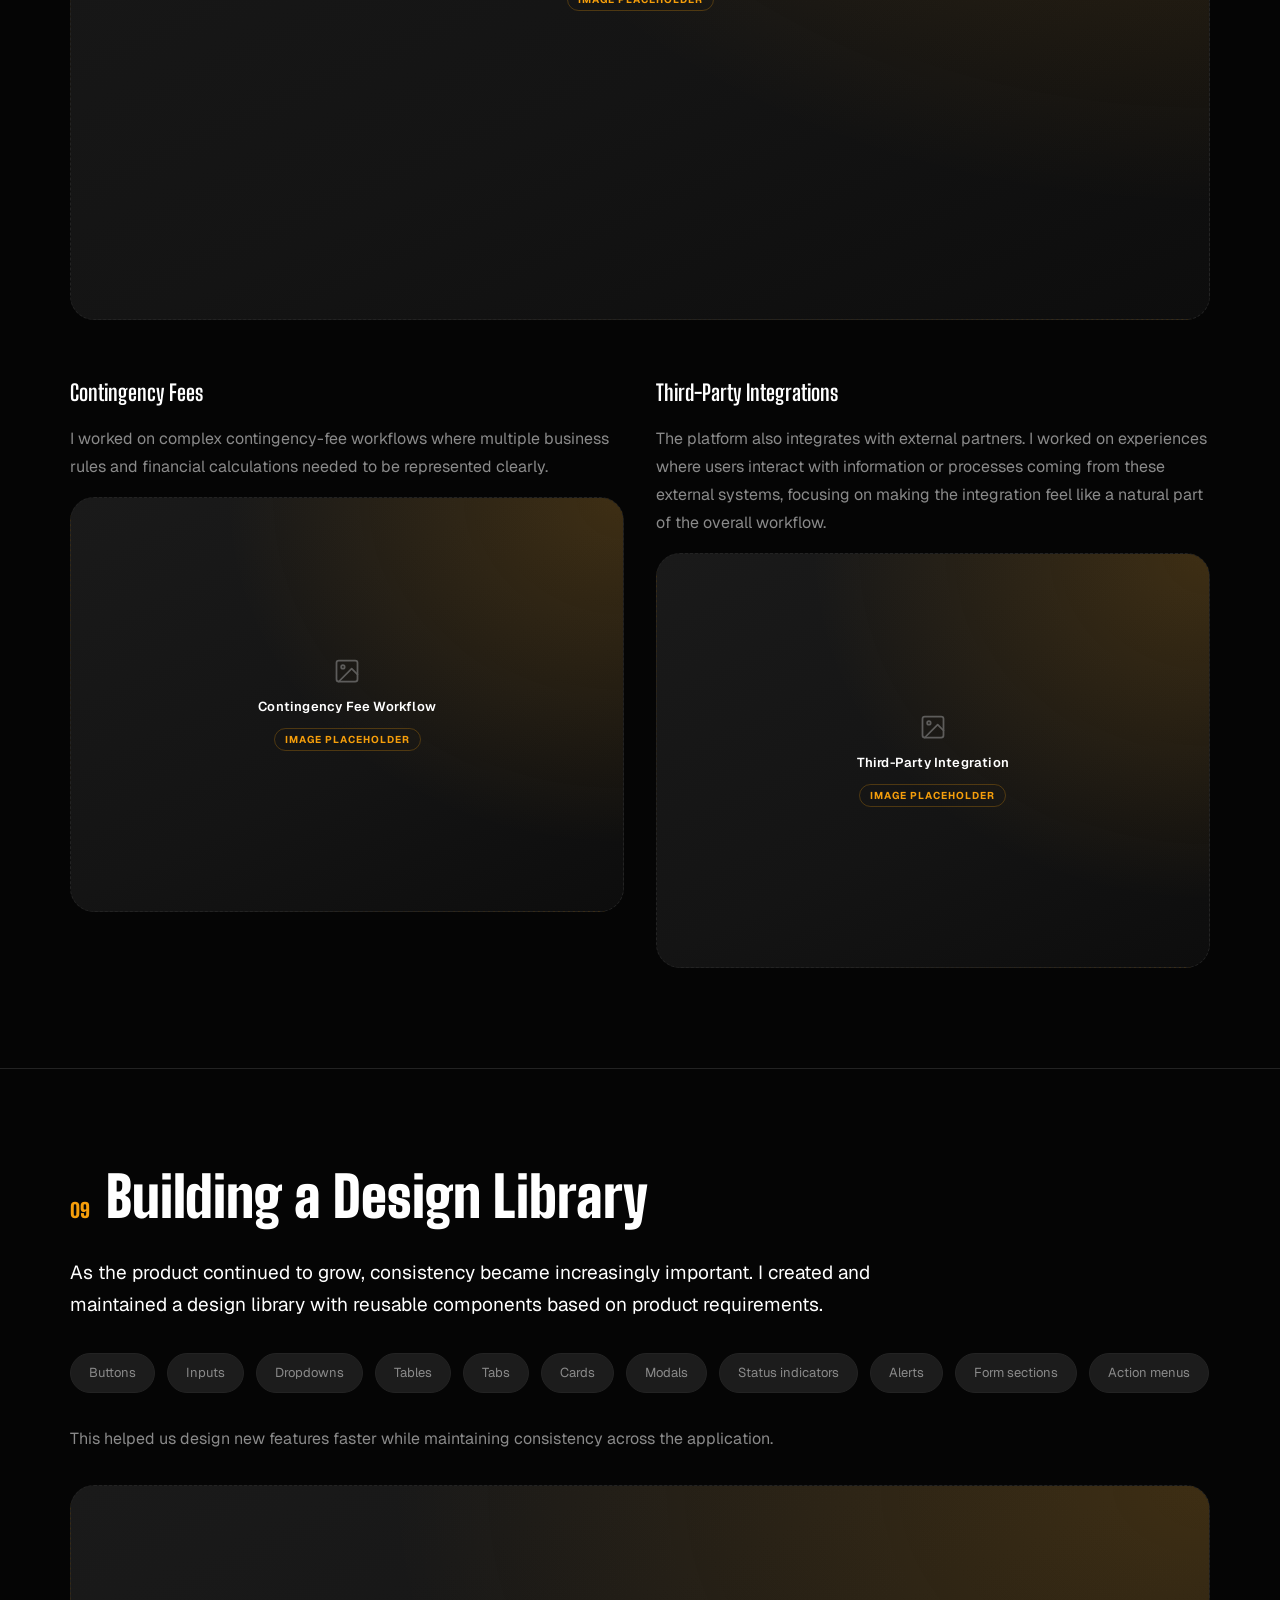
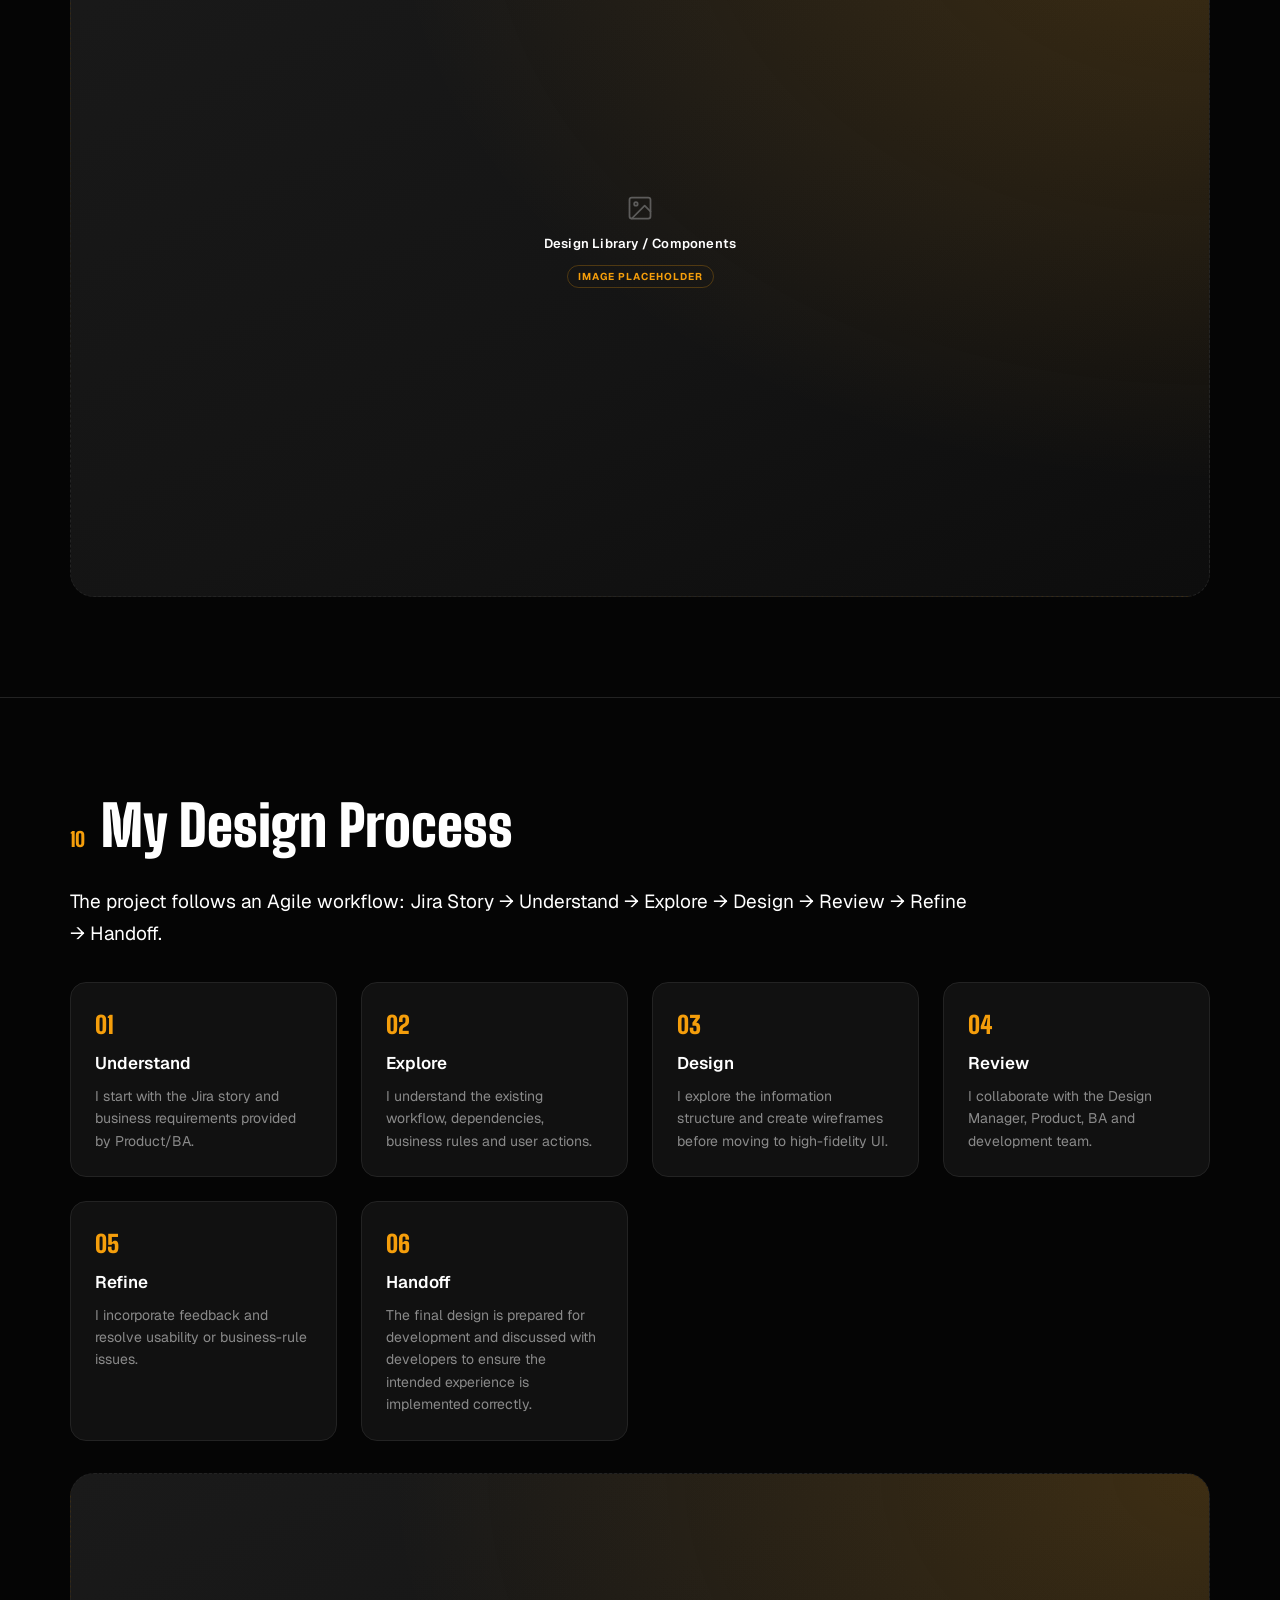
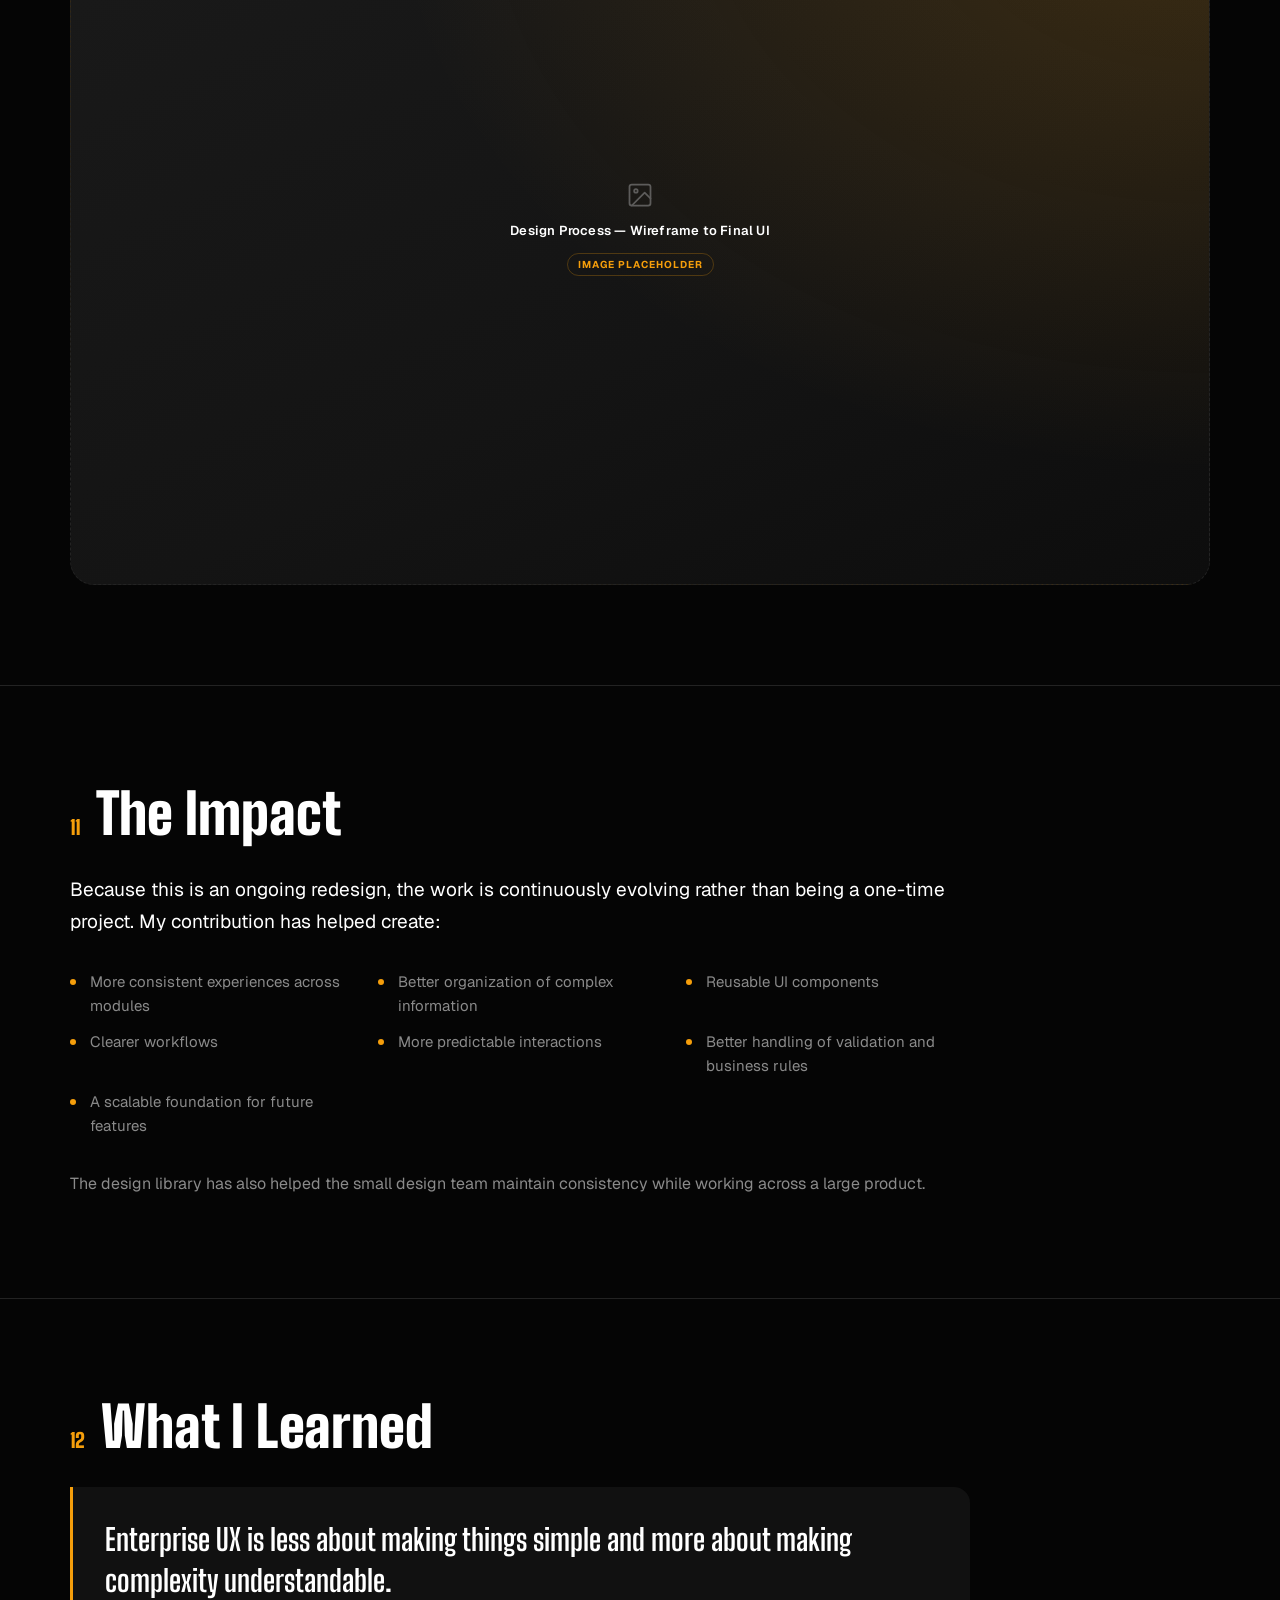
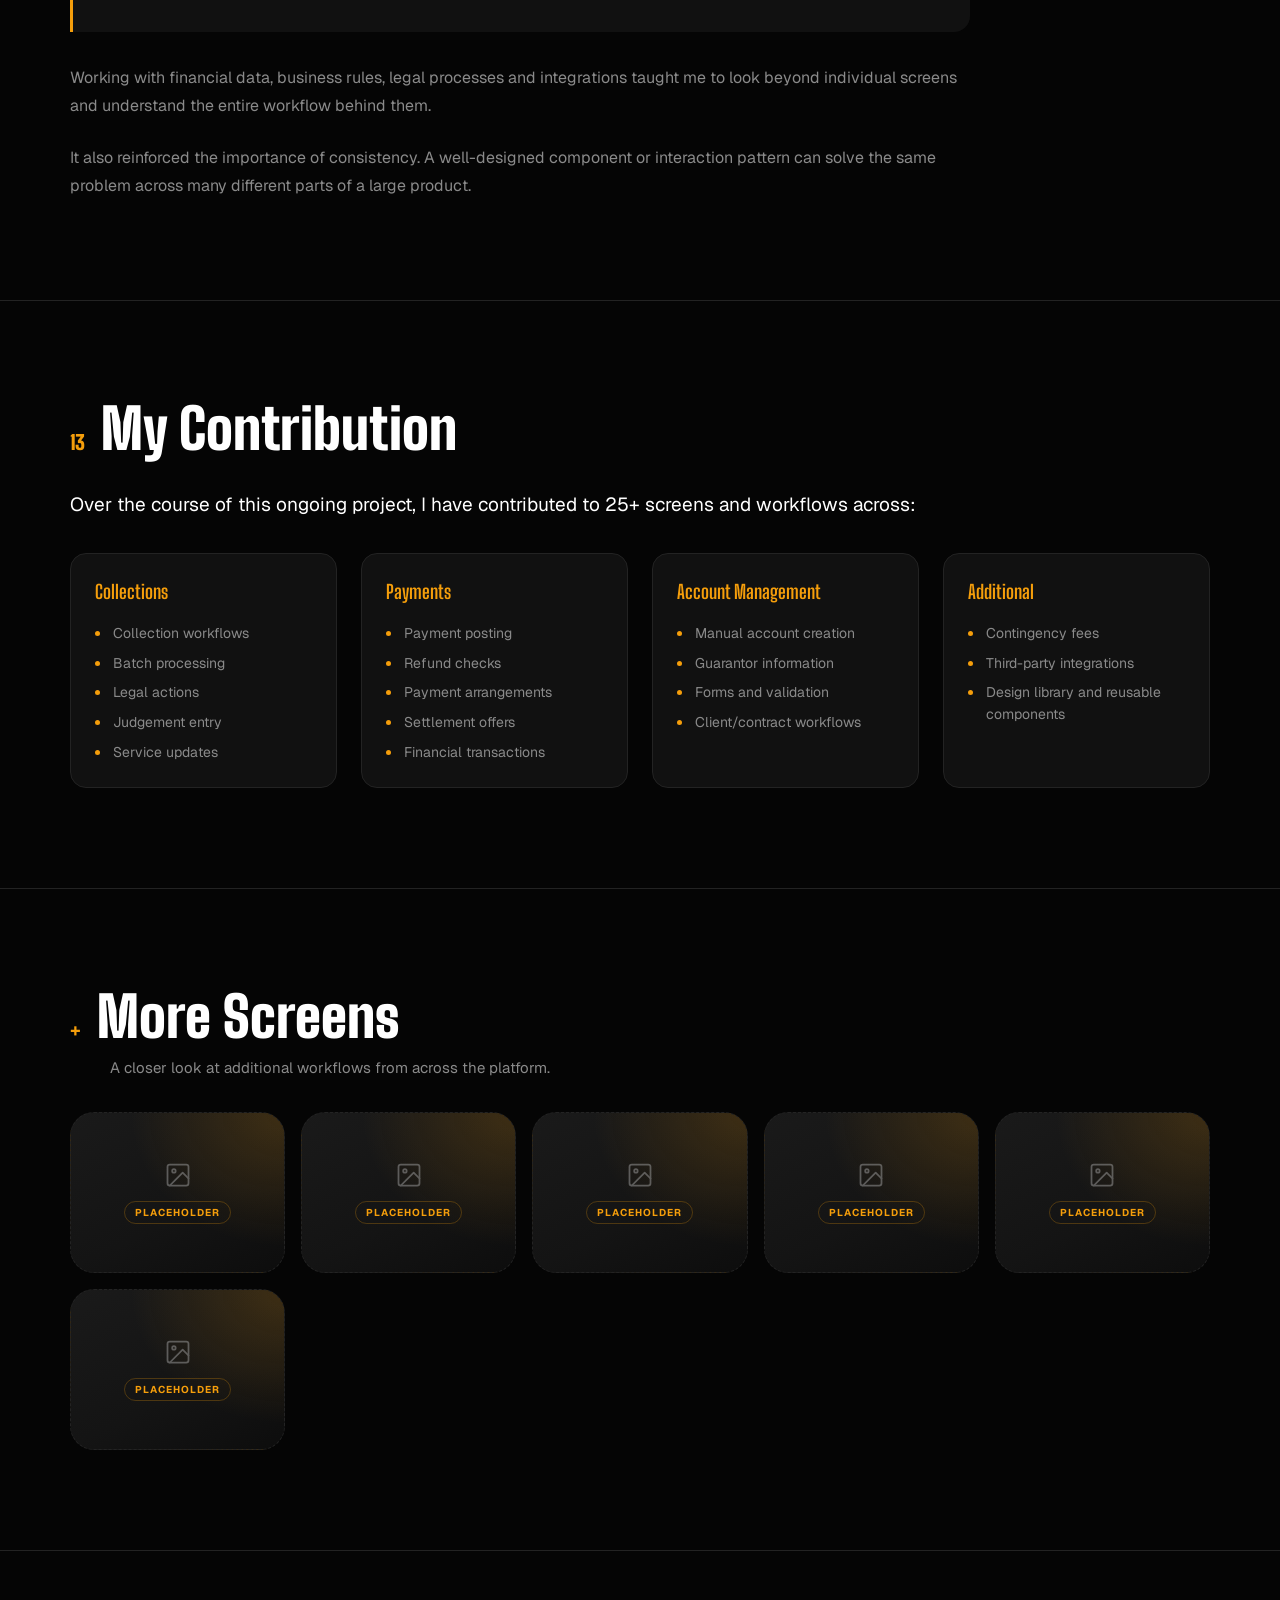
<file: case-studies/velosidy/index.html>
<!DOCTYPE html>
<html lang="en">
<head>
<meta charset="UTF-8" />
<meta name="viewport" content="width=device-width, initial-scale=1.0" />
<title>Velosidy — Enterprise Financial Platform Case Study | Chirag Bhavsar</title>
<meta name="description" content="Redesigning an enterprise financial and collections platform — a 4+ year, ongoing UI/UX case study by Chirag Bhavsar." />

<link rel="preconnect" href="https://fonts.googleapis.com" />
<link rel="preconnect" href="https://fonts.gstatic.com" crossorigin />
<link rel="preload" as="style" href="https://fonts.googleapis.com/css2?family=Big+Shoulders+Display:wght@700;900&family=Geist:wght@400;500;600;700&display=swap" onload="this.onload=null;this.rel='stylesheet'" />
<noscript><link href="https://fonts.googleapis.com/css2?family=Big+Shoulders+Display:wght@700;900&family=Geist:wght@400;500;600;700&display=swap" rel="stylesheet" /></noscript>
<link rel="icon" href="data:image/svg+xml,%3Csvg xmlns='http://www.w3.org/2000/svg' viewBox='0 0 32 32'%3E%3Crect width='32' height='32' rx='6' fill='%23050505'/%3E%3Ctext x='16' y='22' font-family='Arial,sans-serif' font-weight='900' font-size='15' fill='%23f59e0b' text-anchor='middle'%3ECB%3C/text%3E%3C/svg%3E" />

<link rel="stylesheet" href="css/style.css" />
</head>
<body>

<div class="dot-grid" aria-hidden="true"></div>
<div class="bg-glow" aria-hidden="true"></div>

<header class="cs-topbar">
  <a href="../../index.html" class="cs-logo">CB</a>
  <a href="../../index.html#work" class="cs-back">
    <svg viewBox="0 0 24 24" fill="none" stroke-width="2" stroke-linecap="round" stroke-linejoin="round"><path d="M19 12H5M12 19l-7-7 7-7" /></svg>
    BACK TO WORK
  </a>
</header>

<main>

  <!-- ============ HERO ============ -->
  <section class="cs-hero">
    <span class="cs-eyebrow reveal">CASE STUDY — 04</span>

    <div class="reveal">
      <h1 class="cs-title">VELOSIDY</h1>
      <p class="cs-subtitle">Enterprise Financial Platform — Simplifying Complex Workflows.<br />Redesigning an enterprise financial &amp; collections platform.</p>
    </div>

    <div class="cs-tags reveal">
      <span class="cs-tag">Collections</span>
      <span class="cs-tag">Payments</span>
      <span class="cs-tag">Account Management</span>
    </div>

    <div class="cs-meta-grid reveal">
      <div class="cs-meta-item">
        <span class="cs-meta-label">Role</span>
        <span class="cs-meta-value">UI/UX Designer</span>
      </div>
      <div class="cs-meta-item">
        <span class="cs-meta-label">Duration</span>
        <span class="cs-meta-value">4+ Years — Ongoing</span>
      </div>
      <div class="cs-meta-item">
        <span class="cs-meta-label">Team</span>
        <span class="cs-meta-value">1 Design Manager + 2 Designers</span>
      </div>
      <div class="cs-meta-item">
        <span class="cs-meta-label">Method</span>
        <span class="cs-meta-value">Agile / Jira</span>
      </div>
      <div class="cs-meta-item">
        <span class="cs-meta-label">Platform</span>
        <span class="cs-meta-value">Enterprise Web Application</span>
      </div>
      <div class="cs-meta-item">
        <span class="cs-meta-label">Scope</span>
        <span class="cs-meta-value">25+ Screens &amp; Workflows</span>
      </div>
    </div>

    <div class="media-placeholder wide reveal">
      <svg viewBox="0 0 24 24" fill="none" stroke-width="1.5" stroke-linecap="round" stroke-linejoin="round"><rect x="3" y="3" width="18" height="18" rx="2" /><circle cx="8.5" cy="8.5" r="1.5" /><path d="M21 15l-5-5L5 21" /></svg>
      <span class="media-label">Product Overview — Key Screens</span>
      <span class="media-tag">IMAGE PLACEHOLDER</span>
    </div>
  </section>

  <!-- ============ 01 OVERVIEW ============ -->
  <section class="cs-section" id="overview">
    <div class="cs-section-head reveal">
      <span class="cs-section-index">01</span>
      <h2>Overview</h2>
    </div>
    <div class="cs-col reveal">
      <p class="cs-lead">For the past four years, I've been part of a small design team redesigning a large enterprise financial platform used to manage accounts, collections, payments, legal processes, and financial operations.</p>
      <p class="cs-body">The product contains many complex workflows, business rules, financial calculations, integrations, and data-heavy screens. My role has been to take requirements from Jira stories and business discussions, understand the workflow, and turn them into simple, consistent and scalable user experiences.</p>
    </div>
    <div class="cs-quote reveal">The goal wasn't to remove complexity — it was to make complexity easier to understand and manage.</div>
  </section>

  <!-- ============ 02 THE CHALLENGE ============ -->
  <section class="cs-section" id="challenge">
    <div class="cs-section-head reveal">
      <span class="cs-section-index">02</span>
      <h2>The Challenge</h2>
    </div>
    <div class="cs-col reveal">
      <p class="cs-lead">The existing application had grown over time and contained many complex workflows. Users often had to work with:</p>
    </div>
    <ul class="cs-list reveal">
      <li>Large amounts of financial data</li>
      <li>Complex forms</li>
      <li>Multiple statuses</li>
      <li>Business rules</li>
      <li>Conditional fields</li>
      <li>Contextual actions</li>
      <li>Payment and settlement information</li>
      <li>Legal workflows</li>
      <li>Third-party integrations</li>
    </ul>
    <div class="cs-col reveal">
      <p class="cs-body">The challenge was to redesign these experiences without disrupting important business processes.</p>
    </div>
  </section>

  <!-- ============ 03 MY ROLE ============ -->
  <section class="cs-section" id="role">
    <div class="cs-section-head reveal">
      <span class="cs-section-index">03</span>
      <h2>My Role</h2>
    </div>
    <div class="cs-col reveal">
      <p class="cs-lead">I worked as part of a small design team consisting of a Design Manager and two UI/UX Designers. I contributed to the redesign of 25+ screens and workflows, working from Jira stories through design and developer handoff.</p>
      <p class="cs-body">My work included:</p>
    </div>
    <ul class="cs-list reveal">
      <li>Understanding business requirements</li>
      <li>Mapping user workflows</li>
      <li>Information architecture</li>
      <li>Wireframing</li>
      <li>UI/UX design</li>
      <li>Interaction design</li>
      <li>Form and table design</li>
      <li>Designing validation and error states</li>
      <li>Creating reusable components</li>
      <li>Developer collaboration</li>
      <li>Design QA</li>
    </ul>
    <div class="cs-col reveal">
      <p class="cs-body">The project follows an Agile methodology, so designs continuously evolve based on new requirements, feedback and product changes.</p>
    </div>
  </section>

  <!-- ============ 04 DESIGN APPROACH ============ -->
  <section class="cs-section" id="approach">
    <div class="cs-section-head reveal">
      <span class="cs-section-index">04</span>
      <h2>Designing for Complexity</h2>
    </div>
    <div class="cs-col reveal">
      <p class="cs-lead">One of the biggest UX challenges was dealing with the amount of information users need to work with. Instead of trying to hide information, I focused on:</p>
    </div>
    <div class="cs-flow reveal">
      <span class="cs-flow-step">Organize</span>
      <span class="cs-flow-arrow">&#8594;</span>
      <span class="cs-flow-step">Prioritize</span>
      <span class="cs-flow-arrow">&#8594;</span>
      <span class="cs-flow-step">Simplify</span>
      <span class="cs-flow-arrow">&#8594;</span>
      <span class="cs-flow-step">Guide</span>
    </div>
    <ul class="cs-list reveal">
      <li>Clear information hierarchy</li>
      <li>Logical grouping</li>
      <li>Tabs and sections</li>
      <li>Progressive disclosure</li>
      <li>Contextual actions</li>
      <li>Clear status indicators</li>
      <li>Consistent forms and tables</li>
    </ul>
    <div class="media-placeholder reveal">
      <svg viewBox="0 0 24 24" fill="none" stroke-width="1.5" stroke-linecap="round" stroke-linejoin="round"><rect x="3" y="3" width="18" height="18" rx="2" /><circle cx="8.5" cy="8.5" r="1.5" /><path d="M21 15l-5-5L5 21" /></svg>
      <span class="media-label">Before / Redesigned Screen</span>
      <span class="media-tag">IMAGE PLACEHOLDER</span>
    </div>
  </section>

  <!-- ============ 05 COLLECTIONS ============ -->
  <section class="cs-section" id="collections">
    <div class="cs-section-head reveal">
      <span class="cs-section-index">05</span>
      <h2>Collections</h2>
    </div>
    <div class="cs-col reveal">
      <p class="cs-lead">Collections is one of the core areas I worked on. The workflows involve managing accounts, customer information, collection activities, batches and legal processes.</p>
    </div>
    <ul class="cs-list reveal">
      <li>Account and case management</li>
      <li>Collection workflows</li>
      <li>Batch processing</li>
      <li>Legal actions</li>
      <li>Judgement entry</li>
      <li>Service updates</li>
      <li>Data-heavy tables</li>
    </ul>
    <div class="cs-col reveal">
      <p class="cs-body">For batch processing, for example, users need to understand where a batch is within its lifecycle. The redesign makes the current state, available actions and associated documents easier to understand.</p>
    </div>
    <div class="cs-flow reveal">
      <span class="cs-flow-step">New</span>
      <span class="cs-flow-arrow">&#8594;</span>
      <span class="cs-flow-step">Preparing</span>
      <span class="cs-flow-arrow">&#8594;</span>
      <span class="cs-flow-step">Ready</span>
      <span class="cs-flow-arrow">&#8594;</span>
      <span class="cs-flow-step">Printed</span>
    </div>
    <div class="media-grid reveal">
      <div class="media-placeholder">
        <svg viewBox="0 0 24 24" fill="none" stroke-width="1.5" stroke-linecap="round" stroke-linejoin="round"><rect x="3" y="3" width="18" height="18" rx="2" /><circle cx="8.5" cy="8.5" r="1.5" /><path d="M21 15l-5-5L5 21" /></svg>
        <span class="media-label">Collections Screen</span>
        <span class="media-tag">IMAGE PLACEHOLDER</span>
      </div>
      <div class="media-placeholder">
        <svg viewBox="0 0 24 24" fill="none" stroke-width="1.5" stroke-linecap="round" stroke-linejoin="round"><rect x="3" y="3" width="18" height="18" rx="2" /><circle cx="8.5" cy="8.5" r="1.5" /><path d="M21 15l-5-5L5 21" /></svg>
        <span class="media-label">Batch Processing Screen</span>
        <span class="media-tag">IMAGE PLACEHOLDER</span>
      </div>
    </div>
  </section>

  <!-- ============ 06 PAYMENTS ============ -->
  <section class="cs-section" id="payments">
    <div class="cs-section-head reveal">
      <span class="cs-section-index">06</span>
      <h2>Payments</h2>
    </div>
    <div class="cs-col reveal">
      <p class="cs-lead">Payments contains some of the most business-critical workflows in the platform. I worked on areas including:</p>
    </div>
    <ul class="cs-list reveal">
      <li>Client payment posting</li>
      <li>Payment history</li>
      <li>Refund checks</li>
      <li>Payment arrangements</li>
      <li>Settlement offers</li>
      <li>Financial transactions</li>
    </ul>
    <div class="cs-col reveal">
      <p class="cs-body">One challenge was presenting complex financial information without overwhelming the user. For settlement offers, for example, users may need to understand offer status, start and expiration dates, payment options, discounted amount, periodic payments, and payment terms. I used structured layouts and clear status communication to make this information easier to scan.</p>
    </div>
    <div class="media-grid reveal">
      <div class="media-placeholder">
        <svg viewBox="0 0 24 24" fill="none" stroke-width="1.5" stroke-linecap="round" stroke-linejoin="round"><rect x="3" y="3" width="18" height="18" rx="2" /><circle cx="8.5" cy="8.5" r="1.5" /><path d="M21 15l-5-5L5 21" /></svg>
        <span class="media-label">Payment Screen</span>
        <span class="media-tag">IMAGE PLACEHOLDER</span>
      </div>
      <div class="media-placeholder">
        <svg viewBox="0 0 24 24" fill="none" stroke-width="1.5" stroke-linecap="round" stroke-linejoin="round"><rect x="3" y="3" width="18" height="18" rx="2" /><circle cx="8.5" cy="8.5" r="1.5" /><path d="M21 15l-5-5L5 21" /></svg>
        <span class="media-label">Settlement Offer Screen</span>
        <span class="media-tag">IMAGE PLACEHOLDER</span>
      </div>
    </div>
  </section>

  <!-- ============ 07 ACCOUNT MANAGEMENT ============ -->
  <section class="cs-section" id="account-management">
    <div class="cs-section-head reveal">
      <span class="cs-section-index">07</span>
      <h2>Account Management</h2>
    </div>
    <div class="cs-col reveal">
      <p class="cs-lead">Manual account creation was another complex workflow I redesigned. Creating an account can involve multiple sets of information — client and contract, customer details, guarantor information, address, phone, email, and account information.</p>
      <p class="cs-body">Rather than presenting everything as one long form, I organized the information into logical sections. This helped users focus on the information relevant to the current step.</p>
    </div>
    <div class="media-placeholder reveal">
      <svg viewBox="0 0 24 24" fill="none" stroke-width="1.5" stroke-linecap="round" stroke-linejoin="round"><rect x="3" y="3" width="18" height="18" rx="2" /><circle cx="8.5" cy="8.5" r="1.5" /><path d="M21 15l-5-5L5 21" /></svg>
      <span class="media-label">Account Creation</span>
      <span class="media-tag">IMAGE PLACEHOLDER</span>
    </div>

    <div class="cs-col reveal" style="padding-top: var(--sp-16);">
      <h3 style="font-family: var(--font-display); font-weight: 700; font-size: 22px;">Designing Better Forms</h3>
      <p class="cs-body">Forms were an important part of the redesign. I worked on required fields, validation, conditional fields, error messages, expandable sections, pre-populated information, and confirmation dialogs. The intention was to give users immediate feedback and make errors easier to understand and correct.</p>
    </div>
    <div class="media-placeholder reveal">
      <svg viewBox="0 0 24 24" fill="none" stroke-width="1.5" stroke-linecap="round" stroke-linejoin="round"><rect x="3" y="3" width="18" height="18" rx="2" /><circle cx="8.5" cy="8.5" r="1.5" /><path d="M21 15l-5-5L5 21" /></svg>
      <span class="media-label">Form Validation</span>
      <span class="media-tag">IMAGE PLACEHOLDER</span>
    </div>
  </section>

  <!-- ============ 08 COMPLEX WORKFLOWS ============ -->
  <section class="cs-section" id="complex-workflows">
    <div class="cs-section-head reveal">
      <span class="cs-section-index">08</span>
      <h2>Complex Business Rules</h2>
    </div>
    <div class="cs-col reveal">
      <p class="cs-lead">A significant part of the work involved translating business rules into usable interactions. For example, changing a client or contract could affect account information — certain actions could only be performed under specific conditions.</p>
      <p class="cs-body">Instead of leaving these rules invisible, I used interface patterns such as:</p>
    </div>
    <ul class="cs-list reveal">
      <li>Confirmation dialogs</li>
      <li>Conditional fields</li>
      <li>Disabled states</li>
      <li>Informational messages</li>
      <li>Validation</li>
      <li>Contextual actions</li>
    </ul>
    <div class="cs-col reveal">
      <p class="cs-body">This helped users understand why something was happening and what they needed to do next.</p>
    </div>
    <div class="media-placeholder reveal">
      <svg viewBox="0 0 24 24" fill="none" stroke-width="1.5" stroke-linecap="round" stroke-linejoin="round"><rect x="3" y="3" width="18" height="18" rx="2" /><circle cx="8.5" cy="8.5" r="1.5" /><path d="M21 15l-5-5L5 21" /></svg>
      <span class="media-label">Business Rule / Confirmation Flow</span>
      <span class="media-tag">IMAGE PLACEHOLDER</span>
    </div>

    <div class="cs-subgrid reveal" style="padding-top: var(--sp-24);">
      <div class="cs-subcard">
        <h3>Contingency Fees</h3>
        <p class="cs-body">I worked on complex contingency-fee workflows where multiple business rules and financial calculations needed to be represented clearly.</p>
        <div class="media-placeholder small">
          <svg viewBox="0 0 24 24" fill="none" stroke-width="1.5" stroke-linecap="round" stroke-linejoin="round"><rect x="3" y="3" width="18" height="18" rx="2" /><circle cx="8.5" cy="8.5" r="1.5" /><path d="M21 15l-5-5L5 21" /></svg>
          <span class="media-label">Contingency Fee Workflow</span>
          <span class="media-tag">IMAGE PLACEHOLDER</span>
        </div>
      </div>
      <div class="cs-subcard">
        <h3>Third-Party Integrations</h3>
        <p class="cs-body">The platform also integrates with external partners. I worked on experiences where users interact with information or processes coming from these external systems, focusing on making the integration feel like a natural part of the overall workflow.</p>
        <div class="media-placeholder small">
          <svg viewBox="0 0 24 24" fill="none" stroke-width="1.5" stroke-linecap="round" stroke-linejoin="round"><rect x="3" y="3" width="18" height="18" rx="2" /><circle cx="8.5" cy="8.5" r="1.5" /><path d="M21 15l-5-5L5 21" /></svg>
          <span class="media-label">Third-Party Integration</span>
          <span class="media-tag">IMAGE PLACEHOLDER</span>
        </div>
      </div>
    </div>
  </section>

  <!-- ============ 09 DESIGN LIBRARY ============ -->
  <section class="cs-section" id="design-library">
    <div class="cs-section-head reveal">
      <span class="cs-section-index">09</span>
      <h2>Building a Design Library</h2>
    </div>
    <div class="cs-col reveal">
      <p class="cs-lead">As the product continued to grow, consistency became increasingly important. I created and maintained a design library with reusable components based on product requirements.</p>
    </div>
    <div class="pill-cloud reveal">
      <span>Buttons</span>
      <span>Inputs</span>
      <span>Dropdowns</span>
      <span>Tables</span>
      <span>Tabs</span>
      <span>Cards</span>
      <span>Modals</span>
      <span>Status indicators</span>
      <span>Alerts</span>
      <span>Form sections</span>
      <span>Action menus</span>
    </div>
    <div class="cs-col reveal">
      <p class="cs-body">This helped us design new features faster while maintaining consistency across the application.</p>
    </div>
    <div class="media-placeholder reveal">
      <svg viewBox="0 0 24 24" fill="none" stroke-width="1.5" stroke-linecap="round" stroke-linejoin="round"><rect x="3" y="3" width="18" height="18" rx="2" /><circle cx="8.5" cy="8.5" r="1.5" /><path d="M21 15l-5-5L5 21" /></svg>
      <span class="media-label">Design Library / Components</span>
      <span class="media-tag">IMAGE PLACEHOLDER</span>
    </div>
  </section>

  <!-- ============ 10 PROCESS ============ -->
  <section class="cs-section" id="process">
    <div class="cs-section-head reveal">
      <span class="cs-section-index">10</span>
      <h2>My Design Process</h2>
    </div>
    <div class="cs-col reveal">
      <p class="cs-lead">The project follows an Agile workflow: Jira Story &#8594; Understand &#8594; Explore &#8594; Design &#8594; Review &#8594; Refine &#8594; Handoff.</p>
    </div>
    <div class="cs-steps reveal">
      <div class="cs-step-card">
        <span class="cs-step-num">01</span>
        <h3>Understand</h3>
        <p>I start with the Jira story and business requirements provided by Product/BA.</p>
      </div>
      <div class="cs-step-card">
        <span class="cs-step-num">02</span>
        <h3>Explore</h3>
        <p>I understand the existing workflow, dependencies, business rules and user actions.</p>
      </div>
      <div class="cs-step-card">
        <span class="cs-step-num">03</span>
        <h3>Design</h3>
        <p>I explore the information structure and create wireframes before moving to high-fidelity UI.</p>
      </div>
      <div class="cs-step-card">
        <span class="cs-step-num">04</span>
        <h3>Review</h3>
        <p>I collaborate with the Design Manager, Product, BA and development team.</p>
      </div>
      <div class="cs-step-card">
        <span class="cs-step-num">05</span>
        <h3>Refine</h3>
        <p>I incorporate feedback and resolve usability or business-rule issues.</p>
      </div>
      <div class="cs-step-card">
        <span class="cs-step-num">06</span>
        <h3>Handoff</h3>
        <p>The final design is prepared for development and discussed with developers to ensure the intended experience is implemented correctly.</p>
      </div>
    </div>
    <div class="media-placeholder reveal">
      <svg viewBox="0 0 24 24" fill="none" stroke-width="1.5" stroke-linecap="round" stroke-linejoin="round"><rect x="3" y="3" width="18" height="18" rx="2" /><circle cx="8.5" cy="8.5" r="1.5" /><path d="M21 15l-5-5L5 21" /></svg>
      <span class="media-label">Design Process — Wireframe to Final UI</span>
      <span class="media-tag">IMAGE PLACEHOLDER</span>
    </div>
  </section>

  <!-- ============ 11 IMPACT ============ -->
  <section class="cs-section" id="impact">
    <div class="cs-section-head reveal">
      <span class="cs-section-index">11</span>
      <h2>The Impact</h2>
    </div>
    <div class="cs-col reveal">
      <p class="cs-lead">Because this is an ongoing redesign, the work is continuously evolving rather than being a one-time project. My contribution has helped create:</p>
    </div>
    <ul class="cs-list reveal">
      <li>More consistent experiences across modules</li>
      <li>Better organization of complex information</li>
      <li>Reusable UI components</li>
      <li>Clearer workflows</li>
      <li>More predictable interactions</li>
      <li>Better handling of validation and business rules</li>
      <li>A scalable foundation for future features</li>
    </ul>
    <div class="cs-col reveal">
      <p class="cs-body">The design library has also helped the small design team maintain consistency while working across a large product.</p>
    </div>
  </section>

  <!-- ============ 12 WHAT I LEARNED ============ -->
  <section class="cs-section" id="learnings">
    <div class="cs-section-head reveal">
      <span class="cs-section-index">12</span>
      <h2>What I Learned</h2>
    </div>
    <div class="cs-quote reveal">Enterprise UX is less about making things simple and more about making complexity understandable.</div>
    <div class="cs-col reveal">
      <p class="cs-body">Working with financial data, business rules, legal processes and integrations taught me to look beyond individual screens and understand the entire workflow behind them.</p>
      <p class="cs-body">It also reinforced the importance of consistency. A well-designed component or interaction pattern can solve the same problem across many different parts of a large product.</p>
    </div>
  </section>

  <!-- ============ 13 MY CONTRIBUTION ============ -->
  <section class="cs-section" id="contribution">
    <div class="cs-section-head reveal">
      <span class="cs-section-index">13</span>
      <h2>My Contribution</h2>
    </div>
    <div class="cs-col reveal">
      <p class="cs-lead">Over the course of this ongoing project, I have contributed to 25+ screens and workflows across:</p>
    </div>
    <div class="contribution-grid reveal">
      <div class="contribution-card">
        <h3>Collections</h3>
        <ul>
          <li>Collection workflows</li>
          <li>Batch processing</li>
          <li>Legal actions</li>
          <li>Judgement entry</li>
          <li>Service updates</li>
        </ul>
      </div>
      <div class="contribution-card">
        <h3>Payments</h3>
        <ul>
          <li>Payment posting</li>
          <li>Refund checks</li>
          <li>Payment arrangements</li>
          <li>Settlement offers</li>
          <li>Financial transactions</li>
        </ul>
      </div>
      <div class="contribution-card">
        <h3>Account Management</h3>
        <ul>
          <li>Manual account creation</li>
          <li>Guarantor information</li>
          <li>Forms and validation</li>
          <li>Client/contract workflows</li>
        </ul>
      </div>
      <div class="contribution-card">
        <h3>Additional</h3>
        <ul>
          <li>Contingency fees</li>
          <li>Third-party integrations</li>
          <li>Design library and reusable components</li>
        </ul>
      </div>
    </div>
  </section>

  <!-- ============ MORE SCREENS ============ -->
  <section class="cs-section" id="more-screens">
    <div class="cs-section-head reveal">
      <span class="cs-section-index">+</span>
      <h2>More Screens</h2>
    </div>
    <p class="cs-section-sub reveal">A closer look at additional workflows from across the platform.</p>
    <div class="gallery-grid reveal">
      <div class="media-placeholder small"><svg viewBox="0 0 24 24" fill="none" stroke-width="1.5" stroke-linecap="round" stroke-linejoin="round"><rect x="3" y="3" width="18" height="18" rx="2" /><circle cx="8.5" cy="8.5" r="1.5" /><path d="M21 15l-5-5L5 21" /></svg><span class="media-tag">PLACEHOLDER</span></div>
      <div class="media-placeholder small"><svg viewBox="0 0 24 24" fill="none" stroke-width="1.5" stroke-linecap="round" stroke-linejoin="round"><rect x="3" y="3" width="18" height="18" rx="2" /><circle cx="8.5" cy="8.5" r="1.5" /><path d="M21 15l-5-5L5 21" /></svg><span class="media-tag">PLACEHOLDER</span></div>
      <div class="media-placeholder small"><svg viewBox="0 0 24 24" fill="none" stroke-width="1.5" stroke-linecap="round" stroke-linejoin="round"><rect x="3" y="3" width="18" height="18" rx="2" /><circle cx="8.5" cy="8.5" r="1.5" /><path d="M21 15l-5-5L5 21" /></svg><span class="media-tag">PLACEHOLDER</span></div>
      <div class="media-placeholder small"><svg viewBox="0 0 24 24" fill="none" stroke-width="1.5" stroke-linecap="round" stroke-linejoin="round"><rect x="3" y="3" width="18" height="18" rx="2" /><circle cx="8.5" cy="8.5" r="1.5" /><path d="M21 15l-5-5L5 21" /></svg><span class="media-tag">PLACEHOLDER</span></div>
      <div class="media-placeholder small"><svg viewBox="0 0 24 24" fill="none" stroke-width="1.5" stroke-linecap="round" stroke-linejoin="round"><rect x="3" y="3" width="18" height="18" rx="2" /><circle cx="8.5" cy="8.5" r="1.5" /><path d="M21 15l-5-5L5 21" /></svg><span class="media-tag">PLACEHOLDER</span></div>
      <div class="media-placeholder small"><svg viewBox="0 0 24 24" fill="none" stroke-width="1.5" stroke-linecap="round" stroke-linejoin="round"><rect x="3" y="3" width="18" height="18" rx="2" /><circle cx="8.5" cy="8.5" r="1.5" /><path d="M21 15l-5-5L5 21" /></svg><span class="media-tag">PLACEHOLDER</span></div>
    </div>
  </section>

  <!-- ============ CLOSING ============ -->
  <section class="cs-closing">
    <div class="reveal">
      <h2>This project is still evolving, and so is the design.</h2>
    </div>
    <p class="reveal">What started as a redesign of an existing enterprise application has become an ongoing effort to build a more consistent, scalable and user-focused platform. For me, the most valuable part has been learning how to balance user needs, complex business requirements and technical realities while designing experiences that people can confidently use every day.</p>
    <div class="cs-cta-row reveal">
      <a class="cs-btn primary" href="../../index.html#work">
        Back to All Work
        <svg viewBox="0 0 24 24" fill="none" stroke-width="2" stroke-linecap="round" stroke-linejoin="round"><path d="M5 12h14M13 5l7 7-7 7" /></svg>
      </a>
      <a class="cs-btn ghost" href="mailto:chirag.b007@gmail.com">Get in Touch</a>
    </div>
  </section>

</main>

<button class="back-to-top" id="backToTop" aria-label="Back to top">
  <svg viewBox="0 0 24 24" fill="none" xmlns="http://www.w3.org/2000/svg" stroke="currentColor" stroke-width="2" stroke-linecap="round" stroke-linejoin="round"><path d="M12 19V5M5 12l7-7 7 7" /></svg>
</button>

<div class="footer-row">
  <p>&copy; 2026 CHIRAG BHAVSAR</p>
  <a href="../../index.html#work" class="cs-back">VIEW ALL PROJECTS</a>
</div>

<script src="js/script.js"></script>
</body>
</html>
</file>
<file: css/style.css>
/* ============================================================
   Chirag Bhavsar — Portfolio
   Design tokens sourced from Figma (file W8MS0LXfrWu6lsLyM26IJP)
   ============================================================ */

:root {
  /* Color */
  --bg: #050505;
  --surface: #111111;
  --card: #1c1c1c;
  --border: #232323;
  --text-primary: #ffffff;
  --text-secondary: #8a8a8a;
  --accent: #3b82f6;
  --accent-dim: rgba(59, 130, 246, 0.25);
  --success: #10b981;

  /* Type */
  --font-display: "Big Shoulders Display", sans-serif;
  --font-body: "Geist", "Inter", sans-serif;

  /* Spacing scale */
  --sp-4: 4px;
  --sp-8: 8px;
  --sp-12: 12px;
  --sp-16: 16px;
  --sp-24: 24px;
  --sp-32: 32px;
  --sp-40: 40px;
  --sp-80: 80px;
  --sp-100: 100px;
  --sp-160: 160px;

  /* Radius */
  --radius-lg: 24px;
  --radius-full: 999px;

  /* Layout */
  --page-x: clamp(24px, 5.5vw, 80px);
  --nav-h: 98px;

  --ease: cubic-bezier(0.16, 1, 0.3, 1);
}

/* ---------- Reset ---------- */
*,
*::before,
*::after {
  box-sizing: border-box;
}

html {
  scroll-behavior: smooth;
}

body {
  margin: 0;
  background: var(--bg);
  color: var(--text-primary);
  font-family: var(--font-body);
  font-size: 16px;
  line-height: 1.5;
  -webkit-font-smoothing: antialiased;
  overflow-x: hidden;
}

img {
  max-width: 100%;
  display: block;
}

a {
  color: inherit;
  text-decoration: none;
}

ul {
  list-style: none;
  margin: 0;
  padding: 0;
}

button {
  font: inherit;
  color: inherit;
  background: none;
  border: none;
  cursor: pointer;
}

h1, h2, h3, h4, p {
  margin: 0;
}

section {
  scroll-margin-top: var(--nav-h);
}

::selection {
  background: var(--accent);
  color: #fff;
}

:focus-visible {
  outline: 2px solid var(--accent);
  outline-offset: 4px;
  border-radius: 2px;
}

.back-to-top:focus-visible {
  outline-offset: 3px;
  border-radius: 50%;
}

.project-thumb:focus-visible {
  outline-offset: 2px;
  border-radius: var(--radius-lg);
}

/* ---------- Backdrop layers ---------- */
.dot-grid {
  position: fixed;
  inset: 0;
  z-index: 0;
  pointer-events: none;
  background-image: radial-gradient(rgba(255, 255, 255, 0.09) 1px, transparent 1px);
  background-size: 26px 26px;
  mask-image: radial-gradient(ellipse 100% 60% at 50% 0%, #000 40%, transparent 90%);
}

.bg-glow {
  position: fixed;
  top: 0;
  left: 0;
  width: 100%;
  height: 1200px;
  z-index: 0;
  pointer-events: none;
  background: radial-gradient(
    ellipse 1100px 620px at 68% -8%,
    rgba(59, 130, 246, 0.45) 0%,
    rgba(46, 99, 186, 0.28) 30%,
    rgba(32, 68, 126, 0.14) 55%,
    rgba(5, 5, 5, 0) 80%
  );
}

.cursor-glow {
  position: fixed;
  inset: 0;
  z-index: 0;
  pointer-events: none;
  opacity: 0;
  transition: opacity 0.4s var(--ease);
  background: radial-gradient(
    420px circle at var(--x, 50%) var(--y, 50%),
    rgba(59, 130, 246, 0.09),
    transparent 70%
  );
}

.cursor-glow.active {
  opacity: 1;
}

main {
  position: relative;
  z-index: 1;
}

/* ---------- Navbar ---------- */
.navbar {
  position: fixed;
  top: 0;
  left: 0;
  right: 0;
  z-index: 100;
  display: flex;
  align-items: center;
  justify-content: space-between;
  padding: var(--sp-32) var(--page-x);
  transition: padding 0.4s var(--ease), background-color 0.4s var(--ease),
    border-color 0.4s var(--ease), backdrop-filter 0.4s var(--ease);
  border-bottom: 1px solid transparent;
}

.navbar.scrolled {
  padding-top: var(--sp-16);
  padding-bottom: var(--sp-16);
  background-color: rgba(5, 5, 5, 0.7);
  backdrop-filter: blur(14px);
  border-bottom-color: var(--border);
}

.logo {
  font-family: var(--font-display);
  font-weight: 900;
  font-size: 28px;
  letter-spacing: 1px;
  display: inline-block;
  transition: transform 0.35s var(--ease), color 0.35s var(--ease);
}

.logo:hover {
  color: var(--accent);
  transform: rotate(-6deg) scale(1.08);
}

.nav-links {
  display: flex;
  gap: var(--sp-40);
  font-family: var(--font-body);
  font-weight: 500;
  font-size: 14px;
  letter-spacing: 0.5px;
}

.nav-links a {
  position: relative;
  padding: 4px 0;
  color: var(--text-primary);
  transition: color 0.3s var(--ease);
}

.nav-links a::after {
  content: "";
  position: absolute;
  left: 0;
  bottom: -2px;
  width: 100%;
  height: 1.5px;
  background: var(--accent);
  transform: scaleX(0);
  transform-origin: left;
  transition: transform 0.35s var(--ease);
}

.nav-links a:hover {
  color: var(--accent);
}

.nav-links a:hover::after,
.nav-links a.active::after {
  transform: scaleX(1);
}

.nav-links a.active {
  color: var(--accent);
}

.nav-toggle {
  display: none;
  flex-direction: column;
  gap: 5px;
  padding: 6px;
  z-index: 110;
}

.nav-toggle span {
  width: 22px;
  height: 2px;
  background: var(--text-primary);
  transition: transform 0.35s var(--ease), opacity 0.35s var(--ease);
}

.nav-toggle.open span:nth-child(1) {
  transform: translateY(7px) rotate(45deg);
}

.nav-toggle.open span:nth-child(2) {
  opacity: 0;
}

.nav-toggle.open span:nth-child(3) {
  transform: translateY(-7px) rotate(-45deg);
}

/* ---------- Section head (shared) ---------- */
.section-head {
  display: flex;
  align-items: flex-end;
  justify-content: space-between;
  gap: var(--sp-16);
  width: 100%;
}

.section-head h2 {
  font-family: var(--font-display);
  font-weight: 900;
  font-size: clamp(40px, 6.4vw, 80px);
  line-height: 1;
  color: var(--text-primary);
}

.section-index {
  font-family: var(--font-body);
  font-size: 14px;
  color: var(--text-secondary);
  padding-bottom: 6px;
  white-space: nowrap;
}

.reveal {
  opacity: 0;
  transform: translateY(36px);
  transition: opacity 0.9s var(--ease), transform 0.9s var(--ease);
}

.reveal.in-view {
  opacity: 1;
  transform: translateY(0);
}

.reveal-stagger > * {
  opacity: 0;
  transform: translateY(28px);
  transition: opacity 0.7s var(--ease), transform 0.7s var(--ease);
}

.reveal-stagger.in-view > * {
  opacity: 1;
  transform: translateY(0);
}

.reveal-stagger.in-view > *:nth-child(1) { transition-delay: 0.03s; }
.reveal-stagger.in-view > *:nth-child(2) { transition-delay: 0.12s; }
.reveal-stagger.in-view > *:nth-child(3) { transition-delay: 0.21s; }
.reveal-stagger.in-view > *:nth-child(4) { transition-delay: 0.3s; }
.reveal-stagger.in-view > *:nth-child(5) { transition-delay: 0.39s; }
.reveal-stagger.in-view > *:nth-child(6) { transition-delay: 0.48s; }

/* ---------- Hero ---------- */
.hero {
  position: relative;
  display: flex;
  flex-direction: column;
  padding: clamp(120px, 20vw, 240px) var(--page-x) var(--sp-100);
  min-height: 100vh;
  overflow: hidden;
}

.hero-name {
  font-family: var(--font-display);
  font-weight: 900;
  font-size: clamp(56px, 11vw, 160px);
  line-height: 0.85;
  color: var(--text-primary);
}

.hero-name span {
  display: block;
  opacity: 0;
  transform: translateY(60px);
  animation: rise 1s var(--ease) forwards;
}

.hero-name span:nth-child(2) {
  animation-delay: 0.12s;
}

@keyframes rise {
  to {
    opacity: 1;
    transform: translateY(0);
  }
}

.hero-meta {
  display: flex;
  align-items: flex-end;
  justify-content: space-between;
  gap: var(--sp-32);
  flex-wrap: wrap;
  padding-top: 64px;
  width: 100%;
  /* max-width: 900px; */
}

.hero-info {
  display: flex;
  flex-direction: column;
  gap: var(--sp-16);
  max-width: 500px;
  opacity: 0;
  animation: rise 0.9s var(--ease) forwards;
  animation-delay: 0.32s;
}

.hero-role {
  font-family: var(--font-display);
  font-weight: 900;
  font-size: 32px;
  color: var(--accent);
}

.hero-desc {
  font-size: 18px;
  line-height: 1.6;
  color: var(--text-secondary);
}

.status-pill {
  display: inline-flex;
  align-items: center;
  gap: var(--sp-8);
  font-size: 14px;
  font-weight: 600;
  letter-spacing: 0.5px;
  white-space: nowrap;
  opacity: 0;
  animation: rise 0.9s var(--ease) forwards;
  animation-delay: 0.48s;
}

.status-dot {
  width: 8px;
  height: 8px;
  border-radius: 50%;
  background: var(--success);
  box-shadow: 0 0 0 0 rgba(16, 185, 129, 0.6);
  animation: pulse 2.2s infinite;
}

@keyframes pulse {
  0% { box-shadow: 0 0 0 0 rgba(16, 185, 129, 0.55); }
  70% { box-shadow: 0 0 0 9px rgba(16, 185, 129, 0); }
  100% { box-shadow: 0 0 0 0 rgba(16, 185, 129, 0); }
}

.hero-portrait {
  position: absolute;
  right: var(--page-x);
  top: clamp(64px, 9vw, 120px);
  width: min(32vw, 420px);
  will-change: transform;
  opacity: 0;
  animation: fade-in 1.1s var(--ease) forwards;
  animation-delay: 0.2s;
}

@keyframes fade-in {
  to { opacity: 1; }
}

.hero-portrait img {
  width: 100%;
  height: auto;
  filter: drop-shadow(0 30px 60px rgba(0, 0, 0, 0.55));
}

.scroll-cue {
  position: absolute;
  bottom: 40px;
  left: var(--page-x);
  display: flex;
  align-items: center;
  gap: var(--sp-12);
  font-size: 12px;
  letter-spacing: 1px;
  color: var(--text-secondary);
  opacity: 0;
  animation: fade-in 1s var(--ease) forwards;
  animation-delay: 0.9s;
}

.scroll-cue .line {
  width: 32px;
  height: 1px;
  background: var(--text-secondary);
  position: relative;
  overflow: hidden;
}

.scroll-cue .line::after {
  content: "";
  position: absolute;
  inset: 0;
  background: var(--accent);
  transform: translateX(-100%);
  animation: scroll-line 2s var(--ease) infinite;
}

@keyframes scroll-line {
  0% { transform: translateX(-100%); }
  50% { transform: translateX(0); }
  100% { transform: translateX(100%); }
}

/* ---------- About ---------- */
.about {
  display: flex;
  flex-direction: column;
  gap: var(--sp-100);
  padding: var(--sp-100) var(--page-x) var(--sp-160);
}

.about-content {
  display: flex;
  flex-direction: column;
  gap: var(--sp-32);
  max-width: 1000px;
}

.about-lead {
  font-size: clamp(18px, 2.2vw, 20px);
  line-height: 1.5;
  color: var(--text-primary);
  font-weight: 500;
}

.about-body {
  font-size: 18px;
  line-height: 1.6;
  color: var(--text-secondary);
  max-width: 780px;
}

/* ---------- Skills ---------- */
.skills {
  display: flex;
  flex-direction: column;
  gap: var(--sp-100);
  padding: 0 var(--page-x) var(--sp-160);
}

.skills-row {
  display: flex;
  align-items: flex-start;
  justify-content: space-between;
  flex-wrap: wrap;
  gap: var(--sp-32);
  width: 100%;
}

.skill {
  display: flex;
  flex-direction: column;
  align-items: center;
  gap: var(--sp-12);
  width: 110px;
}

.skill-percent {
  font-family: var(--font-body);
  font-weight: 700;
  font-size: 22px;
  color: var(--accent);
  font-variant-numeric: tabular-nums;
}

.skill-badge {
  position: relative;
  width: 110px;
  height: 110px;
  border-radius: 50%;
  background: var(--surface);
  display: flex;
  align-items: center;
  justify-content: center;
  transition: transform 0.4s var(--ease), box-shadow 0.4s var(--ease);
}

.skill-badge svg.ring {
  position: absolute;
  inset: 0;
  transform: rotate(-90deg);
}

.skill-badge .ring-track {
  fill: none;
  stroke: var(--accent-dim);
  stroke-width: 1.5;
}

.skill-badge .ring-fill {
  fill: none;
  stroke: var(--accent);
  stroke-width: 1.5;
  stroke-linecap: round;
  stroke-dasharray: 314;
  stroke-dashoffset: 314;
  transition: stroke-dashoffset 1.4s var(--ease);
  filter: drop-shadow(0 0 6px rgba(59, 130, 246, 0.55));
}

.skill.in-view .ring-fill {
  stroke-dashoffset: var(--offset);
}

.skill-icon {
  width: 44px;
  height: 44px;
  color: var(--text-primary);
  transition: transform 0.4s var(--ease), color 0.4s var(--ease);
}

.skill-icon svg {
  width: 100%;
  height: 100%;
  stroke: currentColor;
}

.skill:hover .skill-badge {
  transform: translateY(-6px);
  box-shadow: 0 14px 32px rgba(59, 130, 246, 0.25);
}

.skill:hover .skill-icon {
  color: var(--accent);
  transform: scale(1.1);
}

.skill-name {
  font-size: 16px;
  color: var(--text-secondary);
  text-align: center;
  transition: color 0.3s var(--ease);
}

.skill:hover .skill-name {
  color: var(--text-primary);
}

/* ---------- Work ---------- */
.work {
  display: flex;
  flex-direction: column;
  gap: var(--sp-100);
  padding: 0 var(--page-x) var(--sp-160);
}

.work-grid {
  display: grid;
  grid-template-columns: repeat(2, 1fr);
  gap: var(--sp-32) var(--sp-32);
  width: 100%;
}

.project-card {
  display: flex;
  flex-direction: column;
  gap: var(--sp-24);
}

.project-thumb {
  position: relative;
  width: 100%;
  aspect-ratio: 16 / 12.5;
  border-radius: var(--radius-lg);
  overflow: hidden;
  background:
    radial-gradient(120% 140% at 100% 0%, color-mix(in srgb, var(--tint, #3b82f6) 30%, transparent), transparent 60%),
    linear-gradient(155deg, #1f1f1f 0%, #161616 60%, #101010 100%);
  border: 1px solid var(--border);
  cursor: pointer;
}

.project-thumb::before {
  content: "";
  position: absolute;
  inset: 0;
  background-image: radial-gradient(rgba(255, 255, 255, 0.06) 1px, transparent 1px);
  background-size: 20px 20px;
  opacity: 0.5;
  transition: transform 0.7s var(--ease);
}

.project-card:hover .project-thumb::before {
  transform: scale(1.15);
}

.project-thumb.has-image::before {
  content: none;
}

.project-thumb img {
  position: absolute;
  inset: 0;
  width: 100%;
  height: 100%;
  object-fit: cover;
  transition: transform 0.8s var(--ease);
}

.project-card:hover .project-thumb img {
  transform: scale(1.06);
}

.thumb-scrim {
  position: absolute;
  inset: 0;
  background: linear-gradient(180deg, rgba(0, 0, 0, 0.2) 0%, rgba(0, 0, 0, 0) 30%, rgba(0, 0, 0, 0.55) 100%);
  pointer-events: none;
}

.project-number {
  position: absolute;
  top: 24px;
  left: 24px;
  font-family: var(--font-display);
  font-weight: 900;
  font-size: 20px;
  color: var(--text-secondary);
  padding: 4px 12px;
  border: 1px solid var(--border);
  border-radius: var(--radius-full);
  background: rgba(5, 5, 5, 0.5);
  backdrop-filter: blur(6px);
  transition: color 0.3s var(--ease), border-color 0.3s var(--ease);
}

.project-card:hover .project-number {
  color: var(--accent);
  border-color: var(--accent-dim);
}

.project-mark {
  position: absolute;
  inset: 0;
  display: flex;
  align-items: center;
  justify-content: center;
  font-family: var(--font-display);
  font-weight: 900;
  font-size: clamp(90px, 13vw, 160px);
  color: rgba(255, 255, 255, 0.05);
  letter-spacing: -2px;
  transition: transform 0.7s var(--ease), color 0.4s var(--ease);
  user-select: none;
}

.project-card:hover .project-mark {
  transform: scale(1.08) rotate(-2deg);
  color: rgba(59, 130, 246, 0.12);
}

.view-pill {
  position: absolute;
  right: 24px;
  bottom: 24px;
  display: inline-flex;
  align-items: center;
  gap: var(--sp-8);
  padding: 10px 16px;
  border-radius: var(--radius-full);
  background: var(--text-primary);
  color: #050505;
  font-size: 14px;
  font-weight: 600;
  letter-spacing: 0.3px;
  opacity: 0;
  transform: translateY(14px);
  transition: opacity 0.4s var(--ease), transform 0.4s var(--ease), background 0.3s var(--ease);
}

.view-pill svg {
  width: 14px;
  height: 14px;
  stroke: currentColor;
  transition: transform 0.35s var(--ease), stroke 0.3s var(--ease);
}

.project-card:hover .view-pill {
  opacity: 1;
  transform: translateY(0);
}

.project-card:hover .view-pill:hover {
  background: var(--accent);
  color: #fff;
}

.project-card:hover .view-pill:hover svg {
  transform: translate(2px, -2px);
}

.project-meta {
  display: flex;
  align-items: flex-end;
  justify-content: space-between;
  gap: var(--sp-16);
}

.project-title {
  font-family: var(--font-display);
  font-weight: 900;
  font-size: 32px;
  color: var(--text-primary);
  transition: color 0.3s var(--ease);
}

.project-card:hover .project-title {
  color: var(--accent);
}

.project-intro {
  font-size: 18px;
  color: var(--text-secondary);
  line-height: 1.6;
}

.project-year {
  font-size: 14px;
  font-weight: 500;
  color: var(--accent);
  white-space: nowrap;
}

/* ---------- Contact ---------- */
.contact {
  display: flex;
  flex-direction: column;
  gap: var(--sp-80);
  padding: 0 var(--page-x) var(--sp-80);
}

.contact-grid {
  display: flex;
  gap: var(--sp-80);
  flex-wrap: wrap;
}

.contact-intro {
  display: flex;
  flex-direction: column;
  gap: var(--sp-40);
  width: 600px;
  max-width: 100%;
}

.contact-intro h2 {
  font-family: var(--font-display);
  font-weight: 900;
  font-size: clamp(48px, 8.5vw, 120px);
  line-height: 0.9;
  letter-spacing: -2px;
}

.contact-intro h2 .dot {
  color: var(--accent);
}

.contact-intro p {
  font-size: 18px;
  color: var(--text-secondary);
  line-height: 1.6;
  max-width: 480px;
}

.contact-links {
  display: flex;
  flex-direction: column;
  flex: 1 1 320px;
}

.contact-link {
  display: flex;
  align-items: center;
  justify-content: space-between;
  gap: var(--sp-12);
  padding: var(--sp-24) 0;
  border-bottom: 1px solid var(--border);
  position: relative;
}

.contact-link .label {
  font-family: var(--font-display);
  font-weight: 900;
  font-size: clamp(26px, 3.6vw, 32px);
  position: relative;
  transition: color 0.35s var(--ease), transform 0.35s var(--ease);
}

.contact-link svg {
  width: 24px;
  height: 24px;
  flex-shrink: 0;
  color: var(--accent);
  stroke: currentColor;
  transition: transform 0.4s var(--ease);
}

.contact-link::before {
  content: "";
  position: absolute;
  left: 0;
  right: 0;
  bottom: -1px;
  height: 1px;
  background: var(--accent);
  transform: scaleX(0);
  transform-origin: left;
  transition: transform 0.45s var(--ease);
}

.contact-link:hover::before {
  transform: scaleX(1);
}

.contact-link:hover .label {
  color: var(--accent);
  transform: translateX(6px);
}

.contact-link:hover svg {
  transform: translate(4px, -4px);
}

.footer-row {
  display: flex;
  align-items: center;
  justify-content: space-between;
  gap: var(--sp-16);
  padding-top: var(--sp-80);
  font-size: 12px;
  letter-spacing: 1px;
  color: var(--text-secondary);
  border-top: 1px solid var(--border);
  flex-wrap: wrap;
}

/* ---------- Back to top ---------- */
.back-to-top {
  position: fixed;
  right: 28px;
  bottom: 28px;
  width: 48px;
  height: 48px;
  border-radius: 50%;
  background: var(--surface);
  border: 1px solid var(--border);
  display: flex;
  align-items: center;
  justify-content: center;
  color: var(--text-primary);
  z-index: 90;
  opacity: 0;
  visibility: hidden;
  transform: translateY(12px);
  transition: opacity 0.35s var(--ease), transform 0.35s var(--ease),
    visibility 0.35s, background 0.3s var(--ease), border-color 0.3s var(--ease);
}

.back-to-top.visible {
  opacity: 1;
  visibility: visible;
  transform: translateY(0);
}

.back-to-top:hover {
  background: var(--accent);
  border-color: var(--accent);
}

.back-to-top svg {
  width: 18px;
  height: 18px;
}

/* ---------- Responsive ---------- */
@media (max-width: 900px) {
  .hero {
    padding-top: 140px;
  }

  .hero-portrait {
    position: relative;
    right: auto;
    top: auto;
    transform: none;
    width: 62%;
    margin: 48px auto 0;
  }

  .hero-meta {
    flex-direction: column;
    align-items: flex-start;
    gap: var(--sp-24);
    padding-top: 40px;
  }

  .work-grid {
    grid-template-columns: 1fr;
  }

  .contact-grid {
    flex-direction: column;
    gap: var(--sp-40);
  }

  .contact-intro {
    width: 100%;
  }
}

@media (max-width: 720px) {
  .nav-links {
    position: fixed;
    top: 0;
    right: 0;
    height: 100vh;
    width: min(78vw, 320px);
    background: rgba(8, 8, 8, 0.98);
    backdrop-filter: blur(16px);
    flex-direction: column;
    justify-content: center;
    align-items: flex-start;
    gap: var(--sp-32);
    padding: 0 var(--sp-40);
    font-size: 22px;
    transform: translateX(100%);
    transition: transform 0.45s var(--ease);
    border-left: 1px solid var(--border);
  }

  .nav-links.open {
    transform: translateX(0);
  }

  .nav-toggle {
    display: flex;
  }

  .skills-row {
    justify-content: center;
  }
}

@media (max-width: 520px) {
  .skill {
    width: 88px;
  }

  .skill-badge {
    width: 88px;
    height: 88px;
  }

  .skill-icon {
    width: 34px;
    height: 34px;
  }

  .status-pill {
    white-space: normal;
  }
}
</file>
<file: case-studies/culinarycart-case-study/css/style.css>
:root{
  --ink:#1a1a1a;
  --forest:#003b33;
  --teal:#007f6d;
  --teal-soft:#e6f6f4;
  --cream:#fbf7ef;
  --paper:#fffdf8;
  --turmeric:#e0993a;
  --gray:#767676;
  --line:rgba(0,59,51,0.14);
  --maxw:1180px;
}
*{box-sizing:border-box;}
html{scroll-behavior:smooth;}
body{
  margin:0;
  background:var(--cream);
  color:var(--ink);
  font-family:'Mulish',sans-serif;
  font-size:17px;
  line-height:1.6;
  -webkit-font-smoothing:antialiased;
}
img{max-width:100%;display:block;}
h1,h2,h3,h4{font-family:'Fraunces',serif;margin:0;color:var(--forest);font-weight:600;}
a{color:inherit;}
.wrap{max-width:var(--maxw);margin:0 auto;padding:0 32px;}

/* eyebrow / label */
.eyebrow{
  display:inline-flex;align-items:center;gap:10px;
  font-family:'Mulish';font-weight:800;font-size:12.5px;letter-spacing:.14em;
  text-transform:uppercase;color:var(--teal);margin-bottom:18px;
}
.eyebrow::before{
  content:"";width:22px;height:2px;background:var(--turmeric);display:inline-block;
}

/* ---------- NAV ---------- */
nav{
  position:sticky;top:0;z-index:50;
  background:rgba(251,247,239,0.86);backdrop-filter:blur(10px);
  border-bottom:1px solid var(--line);
}
nav .wrap{display:flex;align-items:center;justify-content:space-between;padding:16px 32px;}
.brand{font-family:'Fraunces';font-weight:700;font-size:19px;color:var(--forest);display:flex;align-items:center;gap:8px;}
.brand .dot{width:9px;height:9px;border-radius:50%;background:var(--turmeric);}
nav ul{list-style:none;display:flex;align-items:center;gap:30px;margin:0;padding:0;}
nav a{font-size:13.5px;font-weight:700;text-decoration:none;color:var(--forest);opacity:.65;transition:opacity .2s;letter-spacing:.02em;}
nav a:hover{opacity:1;}
nav a.back-link{
  display:flex;align-items:center;gap:6px;
  color:var(--paper);background:var(--forest);opacity:1;
  padding:8px 14px;border-radius:999px;transition:background .2s;
  white-space:nowrap;
}
nav a.back-link:hover{background:var(--teal);opacity:1;}
@media (max-width:820px){ nav ul{display:none;} }

/* ---------- HERO ---------- */
.hero{position:relative;overflow:hidden;padding:88px 0 60px;}
.hero-blob{position:absolute;border-radius:50%;filter:blur(0px);opacity:.55;z-index:0;}
.hero-blob.b1{width:640px;height:640px;background:radial-gradient(circle at 30% 30%,#a9f0d1,transparent 70%);top:-220px;right:-160px;}
.hero-blob.b2{width:420px;height:420px;background:radial-gradient(circle at 30% 30%,#cdeeff,transparent 70%);bottom:-160px;right:120px;}
.hero .wrap{position:relative;z-index:1;display:grid;grid-template-columns:1.05fr .95fr;gap:56px;align-items:center;}
.hero h1{font-size:clamp(42px,5.4vw,68px);line-height:1.03;letter-spacing:-.01em;}
.hero h1 em{font-style:italic;color:var(--teal);}
.hero .sub{margin:22px 0 30px;font-size:18.5px;color:#3a3a3a;max-width:520px;}
.meta-card{
  background:var(--paper);border:1px solid var(--line);border-radius:16px;
  padding:22px 24px;display:grid;grid-template-columns:1fr 1fr;gap:18px 24px;
  box-shadow:0 18px 40px -26px rgba(0,59,51,.35);
}
.meta-card div span{display:block;font-size:11px;font-weight:800;letter-spacing:.1em;text-transform:uppercase;color:var(--gray);margin-bottom:4px;}
.meta-card div p{margin:0;font-weight:700;color:var(--forest);font-size:15px;}
.hero-devices{position:relative;height:560px;}
.device{
  position:absolute;width:230px;border-radius:26px;border:7px solid var(--forest);
  box-shadow:0 30px 60px -20px rgba(0,59,51,.45);overflow:hidden;background:#fff;
}
.device img{display:block;width:100%;}
.device.d1{left:6%;top:10px;transform:rotate(-6deg);z-index:2;}
.device.d2{right:2%;top:70px;transform:rotate(5deg);z-index:1;}

/* ---------- SECTION shell ---------- */
section{padding:100px 0;position:relative;}
section.tinted{background:var(--teal-soft);}
section.dark{background:var(--forest);color:#eef7f4;}
section.dark h2, section.dark h3{color:#fff;}
section.dark .eyebrow{color:#8fe6d3;}
.section-head{max-width:680px;margin-bottom:56px;}
.section-head h2{font-size:clamp(30px,3.4vw,42px);letter-spacing:-.01em;}
.section-head p{margin-top:16px;color:var(--gray);font-size:17px;}
section.dark .section-head p{color:#c7ded9;}

/* ---------- PROBLEM / VISION (Ingredients) ---------- */
.split-cards{display:grid;grid-template-columns:1fr 1fr;gap:28px;}
.card{
  background:var(--paper);border:1px solid var(--line);border-radius:18px;padding:36px 34px;
}
.card h3{font-size:24px;margin-bottom:14px;}
.card .lede{color:#333;margin-bottom:20px;font-size:16px;}
.card ul{margin:0;padding-left:20px;color:var(--gray);}
.card ul li{margin-bottom:9px;font-size:15.5px;}
.tag-problem{color:#b4522e;}
.tag-solution{color:var(--teal);}
@media (max-width:860px){ .split-cards{grid-template-columns:1fr;} }

/* ---------- AUDIENCE ---------- */
.audience-grid{display:grid;grid-template-columns:repeat(4,1fr);gap:24px;}
.persona-chip{text-align:center;}
.persona-chip .avatar{
  width:120px;height:120px;border-radius:50%;overflow:hidden;margin:0 auto 18px;
  border:4px solid var(--paper);box-shadow:0 14px 30px -14px rgba(0,59,51,.4);
}
.persona-chip .avatar img{width:100%;height:100%;object-fit:cover;}
.init-avatar{
  display:flex;align-items:center;justify-content:center;
  font-family:'Fraunces';font-weight:600;font-size:38px;color:#fff;
}
.persona-chip h4{font-size:17px;margin-bottom:8px;}
.persona-chip p{margin:0;color:var(--gray);font-size:14.5px;line-height:1.5;}
.audience-note{margin-top:48px;text-align:center;font-family:'Fraunces';font-style:italic;font-size:22px;color:var(--forest);max-width:640px;margin-left:auto;margin-right:auto;}
@media (max-width:860px){ .audience-grid{grid-template-columns:1fr 1fr;} }

/* ---------- PERSONA DEEP DIVE ---------- */
.persona-wrap{display:grid;grid-template-columns:340px 1fr;gap:48px;align-items:start;}
.persona-portrait{
  border-radius:20px;overflow:hidden;border:1px solid var(--line);background:var(--paper);
  box-shadow:0 20px 44px -24px rgba(0,59,51,.4);
}
.persona-portrait img{width:100%;}
.portrait-placeholder{
  width:100%;aspect-ratio:442/581;display:flex;align-items:center;justify-content:center;
  background:linear-gradient(135deg,var(--forest),var(--teal));
  font-family:'Fraunces';font-weight:600;font-style:italic;font-size:96px;color:#fff;
}
.device-frame-final{
  border:8px solid var(--forest);border-radius:32px;max-width:280px;margin:0 auto;
}
.persona-info{padding:22px 24px;border-top:1px solid var(--line);}
.persona-info p{margin:0 0 6px;font-size:15px;}
.persona-info b{color:var(--forest);}
.quad-grid{display:grid;grid-template-columns:1fr 1fr;gap:22px;}
.quad{background:var(--paper);border:1px solid var(--line);border-radius:16px;padding:26px 28px;}
.quad h4{font-size:13px;text-transform:uppercase;letter-spacing:.08em;color:var(--teal);margin-bottom:14px;}
.quad ul{margin:0;padding-left:18px;color:#3a3a3a;font-size:15px;}
.quad ul li{margin-bottom:8px;}
@media (max-width:900px){ .persona-wrap{grid-template-columns:1fr;} .quad-grid{grid-template-columns:1fr;} }

/* ---------- IA / SITEMAP ---------- */
.tree, .tree ul{list-style:none;margin:0;padding-left:26px;}
.tree{padding-left:0;}
.tree li{position:relative;padding:9px 0 9px 26px;border-left:1px solid var(--line);}
.tree > li{border-left:none;padding-left:0;}
.tree li::before{content:"";position:absolute;left:0;top:20px;width:18px;height:1px;background:var(--line);}
.tree > li::before{display:none;}
.node{
  display:inline-block;padding:8px 16px;border-radius:9px;background:var(--paper);
  border:1px solid var(--line);font-weight:700;font-size:14.5px;color:var(--forest);
}
.tree > li > .node{background:var(--forest);color:#fff;border-color:var(--forest);}
.ia-cols{display:grid;grid-template-columns:1fr 1fr;gap:40px;}
@media (max-width:860px){ .ia-cols{grid-template-columns:1fr;} }

/* ---------- FEATURES ---------- */
.feature-list{display:grid;grid-template-columns:1fr 1fr;gap:20px;margin-bottom:64px;}
.feature{display:flex;gap:16px;background:var(--paper);border:1px solid var(--line);border-radius:14px;padding:22px 24px;}
.feature .num{font-family:'Fraunces';font-style:italic;font-size:26px;color:var(--turmeric);flex:none;}
.feature h4{font-size:16.5px;margin-bottom:6px;color:var(--forest);}
.feature p{margin:0;color:var(--gray);font-size:14.5px;}
@media (max-width:860px){ .feature-list{grid-template-columns:1fr;} }

.screens-grid{display:grid;grid-template-columns:repeat(4,1fr);gap:26px 22px;}
.screen-item{text-align:center;}
.screen-frame{
  border-radius:20px;border:6px solid var(--forest);overflow:hidden;background:#fff;
  box-shadow:0 20px 40px -22px rgba(0,59,51,.4); transition:transform .35s ease;
}
.screen-item:hover .screen-frame{transform:translateY(-6px);}
.screen-frame img{width:100%;display:block;}
.screen-item .cap{margin-top:12px;font-size:13.5px;font-weight:700;color:var(--forest);}
@media (max-width:900px){ .screens-grid{grid-template-columns:repeat(2,1fr);} }

/* ---------- FINAL ---------- */
.final-wrap{display:grid;grid-template-columns:1fr .8fr;gap:56px;align-items:center;}
.final-wrap p{color:#d6ece8;font-size:17px;}
.final-wrap .device-final{border-radius:24px;overflow:hidden;box-shadow:0 30px 70px -20px rgba(0,0,0,.55);}
@media (max-width:900px){ .final-wrap{grid-template-columns:1fr;} }

footer{padding:54px 0;text-align:center;color:var(--gray);font-size:13.5px;background:var(--cream);}
footer .brand{justify-content:center;margin-bottom:10px;}

.reveal{opacity:0;transform:translateY(22px);transition:opacity .7s ease, transform .7s ease;}
.reveal.in{opacity:1;transform:none;}
</file>
<file: case-studies/maslow-case-study/css/style.css>
:root{
  --charcoal:#263238;
  --deep:#185B58;
  --teal:#2E918A;
  --mint:#D4E7DE;
  --mint-soft:#EAF4F0;
  --coral:#D46B6B;
  --coral-deep:#B84F4F;
  --paper:#FFFFFF;
  --cream:#F6FAF9;
  --gray:#5B6E70;
  --line:rgba(38,54,56,0.13);
  --maxw:1180px;
}
*{box-sizing:border-box;}
html{scroll-behavior:smooth;}
body{
  margin:0;
  background:var(--cream);
  color:var(--charcoal);
  font-family:'Lato',-apple-system,'Segoe UI',sans-serif;
  font-size:17px;
  line-height:1.65;
  -webkit-font-smoothing:antialiased;
}
img{max-width:100%;display:block;}
h1,h2,h3,h4{font-family:'Lato',sans-serif;margin:0;color:var(--charcoal);font-weight:900;letter-spacing:-0.01em;}
a{color:inherit;}
.wrap{max-width:var(--maxw);margin:0 auto;padding:0 32px;}

.eyebrow{
  display:inline-flex;align-items:center;gap:10px;
  font-weight:900;font-size:12.5px;letter-spacing:.14em;
  text-transform:uppercase;color:var(--teal);margin-bottom:18px;
}
.eyebrow::before{content:"";width:22px;height:2px;background:var(--coral);display:inline-block;}

/* ---------- NAV ---------- */
nav{
  position:sticky;top:0;z-index:50;
  background:rgba(246,250,249,0.86);backdrop-filter:blur(10px);
  border-bottom:1px solid var(--line);
}
nav .wrap{display:flex;align-items:center;justify-content:space-between;padding:16px 32px;}
.brand{font-weight:900;font-size:19px;color:var(--deep);display:flex;align-items:center;gap:9px;}
.brand-logo{height:32px;width:auto;display:block;}
nav ul{list-style:none;display:flex;align-items:center;gap:26px;margin:0;padding:0;}
nav a{font-size:13px;font-weight:700;text-decoration:none;color:var(--deep);opacity:.62;transition:opacity .2s;letter-spacing:.02em;}
nav a:hover,nav a.active{opacity:1;}
nav a.back-link{
  display:flex;align-items:center;gap:6px;
  color:#fff;background:var(--deep);opacity:1;
  padding:8px 14px;border-radius:999px;transition:background .2s;
  white-space:nowrap;
}
nav a.back-link:hover{background:var(--teal);opacity:1;}
@media (max-width:900px){ nav ul{display:none; } }

/* ---------- HERO ---------- */
.hero{position:relative;overflow:hidden;padding:84px 0 60px;}
.hero-blob{position:absolute;border-radius:50%;z-index:0;}
.hero-blob.b1{width:640px;height:640px;background:radial-gradient(circle at 30% 30%,var(--mint),transparent 70%);top:-220px;right:-160px;opacity:.9;}
.hero-blob.b2{width:420px;height:420px;background:radial-gradient(circle at 30% 30%,#fbe3df,transparent 70%);bottom:-160px;right:120px;opacity:.7;}
.hero .wrap{position:relative;z-index:1;display:grid;grid-template-columns:1.05fr .95fr;gap:56px;align-items:center;}
.hero h1{font-size:clamp(40px,5.2vw,64px);line-height:1.05;letter-spacing:-.015em;}
.hero h1 em{font-style:normal;color:var(--teal);}
.hero .sub{margin:22px 0 30px;font-size:18px;color:var(--gray);max-width:520px;}
.meta-card{
  background:var(--paper);border:1px solid var(--line);border-radius:16px;
  padding:22px 24px;display:grid;grid-template-columns:1fr 1fr;gap:18px 24px;
  box-shadow:0 18px 40px -26px rgba(24,91,88,.35);
}
.meta-card div span{display:block;font-size:11px;font-weight:900;letter-spacing:.1em;text-transform:uppercase;color:#8fa3a4;margin-bottom:4px;}
.meta-card div p{margin:0;font-weight:700;color:var(--deep);font-size:15px;}
.hero-devices{position:relative;height:520px;display:flex;justify-content:center;}
.device{
  position:absolute;width:220px;border-radius:26px;border:7px solid var(--charcoal);
  box-shadow:0 30px 60px -20px rgba(24,91,88,.45);overflow:hidden;background:var(--cream);
}
.device img{display:block;width:100%;}
.device.d1{left:8%;top:0;transform:rotate(-6deg);z-index:2;}
.device.d2{right:4%;top:60px;transform:rotate(5deg);z-index:1;}

/* ---------- SECTION shell ---------- */
section{padding:96px 0;position:relative;}
section.tinted{background:var(--mint-soft);}
section.dark{background:var(--deep);color:#eaf6f4;}
section.dark h2,section.dark h3{color:#fff;}
section.dark .eyebrow{color:#8fe0d4;}
section.dark .eyebrow::before{background:#fff;}
.section-head{max-width:680px;margin-bottom:52px;}
.section-head h2{font-size:clamp(28px,3.2vw,40px);}
.section-head p{margin-top:16px;color:var(--gray);font-size:17px;}
section.dark .section-head p{color:#c9e6e0;}

/* ---------- PROBLEM / SOLUTION ---------- */
.split-cards{display:grid;grid-template-columns:1fr 1fr;gap:26px;}
.card{background:var(--paper);border:1px solid var(--line);border-radius:18px;padding:34px 32px;}
.card h3{font-size:22px;margin-bottom:14px;font-weight:900;}
.card .lede{color:#333;margin-bottom:18px;font-size:15.5px;}
.card ul{margin:0;padding-left:20px;color:var(--gray);}
.card ul li{margin-bottom:9px;font-size:15px;}
.tag-problem{color:var(--coral-deep);}
.tag-solution{color:var(--teal);}
@media (max-width:860px){ .split-cards{grid-template-columns:1fr;} }

/* ---------- PERSONA ---------- */
.persona-grid{display:grid;grid-template-columns:1fr 1fr;gap:26px;}
@media (max-width:860px){ .persona-grid{grid-template-columns:1fr;} }
.persona-card{background:var(--paper);border:1px solid var(--line);border-radius:20px;padding:32px;box-shadow:0 20px 44px -30px rgba(24,91,88,.35);}
.persona-top{display:flex;gap:16px;align-items:center;margin-bottom:20px;}
.persona-avatar{width:56px;height:56px;border-radius:16px;flex:none;display:flex;align-items:center;justify-content:center;font-weight:900;font-size:18px;color:#fff;}
.persona-id h4{font-size:18px;margin-bottom:3px;}
.persona-id span{font-size:12.5px;color:#8fa3a4;font-weight:800;text-transform:uppercase;letter-spacing:.06em;}
.persona-quote{font-size:16.5px;font-weight:700;color:var(--charcoal);line-height:1.5;border-left:3px solid var(--coral);padding-left:16px;margin-bottom:22px;}
.quad-grid-2{display:grid;grid-template-columns:1fr 1fr;gap:18px;}
.quad{background:var(--mint-soft);border-radius:14px;padding:20px 20px;}
.quad h4{font-size:11.5px;text-transform:uppercase;letter-spacing:.08em;color:var(--teal);margin-bottom:12px;font-weight:900;}
.quad ul{margin:0;padding-left:17px;color:var(--gray);font-size:14px;}
.quad ul li{margin-bottom:7px;}

/* ---------- IA / SITEMAP ---------- */
.ia-pillars{display:grid;grid-template-columns:repeat(5,1fr);gap:14px;margin-bottom:60px;}
@media (max-width:860px){ .ia-pillars{grid-template-columns:repeat(2,1fr);} }
.pillar{background:var(--paper);border:1px solid var(--line);border-radius:16px;padding:22px 16px;text-align:center;}
.pillar-icon{width:40px;height:40px;border-radius:12px;background:var(--mint);color:var(--deep);display:flex;align-items:center;justify-content:center;font-size:1.1rem;margin:0 auto 12px;}
.pillar b{display:block;font-size:14.5px;font-weight:900;margin-bottom:4px;}
.pillar span{font-size:12.5px;color:var(--gray);}

.subhead{font-size:15px;font-weight:900;text-transform:uppercase;letter-spacing:.06em;color:var(--deep);margin:0 0 8px;}
.subnote{color:var(--gray);font-size:15px;max-width:60ch;margin-bottom:22px;}

.flow{display:flex;flex-wrap:wrap;align-items:center;gap:0;}
.flow-step{background:var(--paper);border:1px solid var(--line);border-radius:11px;padding:10px 15px;font-size:13.5px;font-weight:800;white-space:nowrap;color:var(--deep);}
.flow-step.start{background:var(--teal);color:#fff;border-color:transparent;}
.flow-arrow{color:#a9bcbc;font-size:1.05rem;padding:0 9px;}
.flow-branch{width:100%;display:flex;align-items:center;gap:0;margin-top:12px;padding-left:24px;flex-wrap:wrap;}
.flow-branch .flow-step{background:var(--mint);border-color:transparent;color:var(--deep);}
.flow-branch-label{font-size:11.5px;font-weight:900;text-transform:uppercase;letter-spacing:.07em;color:#8fa3a4;width:100%;margin:26px 0 10px;padding-left:24px;}

.sort-grid{display:grid;grid-template-columns:repeat(5,1fr);gap:16px;}
@media (max-width:900px){ .sort-grid{grid-template-columns:repeat(2,1fr);} }
@media (max-width:560px){ .sort-grid{grid-template-columns:1fr;} }
.bucket{background:var(--paper);border:1px solid var(--line);border-radius:16px;padding:18px 15px;display:flex;flex-direction:column;gap:9px;}
.bucket-label{font-size:12.5px;font-weight:900;color:var(--teal);padding-bottom:9px;border-bottom:2px dashed var(--line);text-transform:uppercase;letter-spacing:.05em;}
.bucket-card{background:var(--mint-soft);border-radius:9px;padding:9px 10px;font-size:12.5px;color:var(--gray);font-weight:600;line-height:1.4;}

/* ---------- SCREEN STRIPS (wireframes + product) ---------- */
.strip{display:flex;gap:22px;overflow-x:auto;padding:6px 4px 18px;margin:0 -4px;scroll-snap-type:x proximity;}
.strip::-webkit-scrollbar{height:8px;}
.strip::-webkit-scrollbar-thumb{background:var(--line);border-radius:8px;}
.strip::-webkit-scrollbar-track{background:transparent;}
.frame-item{flex:none;width:168px;text-align:center;scroll-snap-align:start;}
.frame-item .frame{border-radius:20px;border:6px solid var(--charcoal);overflow:hidden;background:var(--cream);box-shadow:0 18px 36px -22px rgba(24,91,88,.4);}
.frame-item.wire .frame{border-color:#c7d3d2;border-width:3px;filter:grayscale(.1);box-shadow:none;}
.frame-item .frame img{width:100%;display:block;}
.frame-item .cap{margin-top:11px;font-size:13px;font-weight:800;color:var(--deep);}

.annot{background:var(--paper);border:1px solid var(--line);border-radius:16px;padding:22px 26px;margin-top:6px;font-size:14.5px;color:var(--gray);}
.annot b{color:var(--charcoal);}

/* ---------- VISUAL SYSTEM ---------- */
.vis-grid{display:grid;grid-template-columns:1fr 1fr;gap:52px;}
@media (max-width:820px){ .vis-grid{grid-template-columns:1fr;gap:36px;} }
.type-sample{margin-bottom:24px;}
.type-sample .tlabel{font-size:11px;font-weight:900;letter-spacing:.08em;text-transform:uppercase;color:#8fa3a4;margin-bottom:6px;}
.type-sample .t900{font-size:2rem;font-weight:900;letter-spacing:-.01em;}
.type-sample .t700{font-size:1.25rem;font-weight:700;}
.type-sample .t400{font-size:1rem;font-weight:400;color:var(--gray);max-width:44ch;}
.swatches{display:flex;flex-direction:column;gap:10px;}
.swatch{display:flex;align-items:center;gap:15px;background:var(--paper);border:1px solid var(--line);border-radius:14px;padding:12px 15px;}
.swatch .chip{width:42px;height:42px;border-radius:11px;flex:none;box-shadow:inset 0 0 0 1px rgba(0,0,0,.08);}
.swatch .info b{display:block;font-size:14px;font-weight:900;}
.swatch .info span{font-size:12px;color:#8fa3a4;font-family:monospace;letter-spacing:.02em;}
.swatch .info em{display:block;font-style:normal;font-size:12.5px;color:var(--gray);margin-top:2px;}

/* ---------- PRODUCT SCREENS ---------- */
.flowgroup{margin-bottom:52px;}
.flowgroup:last-child{margin-bottom:0;}
.flowgroup-head{display:flex;align-items:baseline;gap:12px;margin-bottom:16px;flex-wrap:wrap;}
.flowgroup-head h3{font-size:17px;font-weight:900;}
.flowgroup-head span{font-size:13px;color:var(--gray);}

/* ---------- FINAL / REFLECTION ---------- */
.final-wrap{display:grid;grid-template-columns:1fr .8fr;gap:56px;align-items:center;}
.final-wrap p{color:#d3ece7;font-size:16.5px;margin-top:14px;}
.final-wrap .device-final{border-radius:26px;overflow:hidden;box-shadow:0 30px 70px -20px rgba(0,0,0,.55);max-width:250px;margin:0 auto;}
.final-steps{display:flex;flex-wrap:wrap;gap:9px;margin-top:26px;}
.final-steps span{background:rgba(255,255,255,.14);border:1px solid rgba(255,255,255,.24);border-radius:999px;padding:7px 15px;font-size:12.5px;font-weight:700;}
.fig-link{display:inline-block;margin-top:26px;font-size:13.5px;font-weight:700;color:#fff;text-decoration:underline;text-underline-offset:3px;}
@media (max-width:900px){ .final-wrap{grid-template-columns:1fr;} }

footer{padding:52px 0;text-align:center;color:var(--gray);font-size:13.5px;background:var(--cream);}
footer .brand{justify-content:center;margin-bottom:10px;color:var(--deep);}

.reveal{opacity:0;transform:translateY(20px);transition:opacity .7s ease,transform .7s ease;}
.reveal.in{opacity:1;transform:none;}

@media (prefers-reduced-motion:reduce){
  html{scroll-behavior:auto;}
  .reveal{opacity:1;transform:none;transition:none;}
}
</file>
<file: case-studies/velosidy/css/style.css>
/* ============================================================
   Case Study — Velosidy
   Self-contained styles (tokens mirrored from the main site)
   ============================================================ */

:root {
  --bg: #050505;
  --surface: #111111;
  --card: #1c1c1c;
  --border: #232323;
  --text-primary: #ffffff;
  --text-secondary: #8a8a8a;
  --accent: #f59e0b;
  --accent-dim: rgba(245, 158, 11, 0.25);
  --blue: #3b82f6;
  --green: #10b981;
  --purple: #a855f7;
  --success: #10b981;

  --font-display: "Big Shoulders Display", sans-serif;
  --font-body: "Geist", "Inter", sans-serif;

  --sp-4: 4px;
  --sp-8: 8px;
  --sp-12: 12px;
  --sp-16: 16px;
  --sp-24: 24px;
  --sp-32: 32px;
  --sp-40: 40px;
  --sp-80: 80px;
  --sp-100: 100px;
  --sp-160: 160px;

  --radius-lg: 24px;
  --radius-md: 16px;
  --radius-full: 999px;

  --page-x: clamp(24px, 5.5vw, 80px);
  --content-max: 900px;

  --ease: cubic-bezier(0.16, 1, 0.3, 1);
}

*, *::before, *::after { box-sizing: border-box; }

html { scroll-behavior: smooth; }

body {
  margin: 0;
  background: var(--bg);
  color: var(--text-primary);
  font-family: var(--font-body);
  font-size: 16px;
  line-height: 1.5;
  -webkit-font-smoothing: antialiased;
  overflow-x: hidden;
}

img { max-width: 100%; display: block; }
a { color: inherit; text-decoration: none; }
ul { list-style: none; margin: 0; padding: 0; }
h1, h2, h3, h4, p { margin: 0; }
section { scroll-margin-top: 100px; }

::selection { background: var(--accent); color: #050505; }

:focus-visible {
  outline: 2px solid var(--accent);
  outline-offset: 4px;
  border-radius: 2px;
}

.dot-grid {
  position: fixed;
  inset: 0;
  z-index: 0;
  pointer-events: none;
  background-image: radial-gradient(rgba(255, 255, 255, 0.09) 1px, transparent 1px);
  background-size: 26px 26px;
  mask-image: radial-gradient(ellipse 100% 60% at 50% 0%, #000 40%, transparent 90%);
}

.bg-glow {
  position: fixed;
  top: 0;
  left: 0;
  width: 100%;
  height: 1200px;
  z-index: 0;
  pointer-events: none;
  background: radial-gradient(
    ellipse 1100px 620px at 68% -8%,
    rgba(245, 158, 11, 0.35) 0%,
    rgba(186, 125, 46, 0.2) 30%,
    rgba(126, 90, 32, 0.1) 55%,
    rgba(5, 5, 5, 0) 80%
  );
}

main { position: relative; z-index: 1; }

/* ---------- Minimal top bar ---------- */
.cs-topbar {
  position: sticky;
  top: 0;
  z-index: 100;
  display: flex;
  align-items: center;
  justify-content: space-between;
  padding: var(--sp-24) var(--page-x);
  background: rgba(5, 5, 5, 0.7);
  backdrop-filter: blur(14px);
  border-bottom: 1px solid var(--border);
}

.cs-logo {
  font-family: var(--font-display);
  font-weight: 900;
  font-size: 24px;
  letter-spacing: 1px;
  transition: transform 0.35s var(--ease), color 0.35s var(--ease);
}

.cs-logo:hover { color: var(--accent); transform: rotate(-6deg) scale(1.08); }

.cs-back {
  display: inline-flex;
  align-items: center;
  gap: var(--sp-8);
  font-size: 14px;
  font-weight: 500;
  letter-spacing: 0.3px;
  color: var(--text-secondary);
  transition: color 0.3s var(--ease), transform 0.3s var(--ease);
}

.cs-back svg { width: 16px; height: 16px; stroke: currentColor; transition: transform 0.3s var(--ease); }
.cs-back:hover { color: var(--text-primary); }
.cs-back:hover svg { transform: translateX(-3px); }

/* ---------- Hero ---------- */
.cs-hero {
  padding: clamp(60px, 9vw, 100px) var(--page-x) var(--sp-80);
  display: flex;
  flex-direction: column;
  gap: var(--sp-40);
}

.cs-eyebrow {
  display: inline-flex;
  align-items: center;
  gap: var(--sp-8);
  font-size: 13px;
  font-weight: 600;
  letter-spacing: 1.5px;
  color: var(--accent);
  width: fit-content;
}

.cs-eyebrow::before {
  content: "";
  width: 8px;
  height: 8px;
  border-radius: 50%;
  background: var(--accent);
}

.cs-title {
  font-family: var(--font-display);
  font-weight: 900;
  font-size: clamp(48px, 9vw, 120px);
  line-height: 0.9;
  letter-spacing: -1px;
}

.cs-subtitle {
  font-size: clamp(18px, 2.4vw, 24px);
  color: var(--text-secondary);
  max-width: 760px;
  line-height: 1.5;
}

.cs-tags {
  display: flex;
  flex-wrap: wrap;
  gap: var(--sp-12);
}

.cs-tag {
  padding: 8px 16px;
  border-radius: var(--radius-full);
  border: 1px solid var(--border);
  background: var(--surface);
  font-size: 13px;
  font-weight: 500;
  color: var(--text-secondary);
}

.cs-meta-grid {
  display: grid;
  grid-template-columns: repeat(auto-fit, minmax(160px, 1fr));
  gap: var(--sp-24);
  padding: var(--sp-32);
  border: 1px solid var(--border);
  border-radius: var(--radius-lg);
  background: var(--surface);
}

.cs-meta-item {
  display: flex;
  flex-direction: column;
  gap: 6px;
}

.cs-meta-label {
  font-size: 11px;
  font-weight: 600;
  letter-spacing: 1px;
  color: var(--text-secondary);
  text-transform: uppercase;
}

.cs-meta-value {
  font-size: 16px;
  font-weight: 500;
  color: var(--text-primary);
}

/* ---------- Section shell ---------- */
.cs-section {
  padding: var(--sp-100) var(--page-x);
  display: flex;
  flex-direction: column;
  gap: var(--sp-32);
  border-top: 1px solid var(--border);
}

.cs-section-head {
  display: flex;
  align-items: baseline;
  gap: var(--sp-16);
}

.cs-section-index {
  font-family: var(--font-display);
  font-weight: 900;
  font-size: 20px;
  color: var(--accent);
  white-space: nowrap;
}

.cs-section-head h2 {
  font-family: var(--font-display);
  font-weight: 900;
  font-size: clamp(32px, 5vw, 56px);
  line-height: 1;
}

.cs-section-sub {
  font-size: 15px;
  color: var(--text-secondary);
  padding-left: 40px;
  margin-top: -20px;
}

.cs-col {
  display: flex;
  flex-direction: column;
  gap: var(--sp-24);
  max-width: var(--content-max);
}

.cs-lead {
  font-size: clamp(17px, 1.8vw, 19px);
  line-height: 1.7;
  color: var(--text-primary);
}

.cs-body {
  font-size: 16px;
  line-height: 1.75;
  color: var(--text-secondary);
}

.cs-list {
  display: grid;
  grid-template-columns: repeat(auto-fit, minmax(220px, 1fr));
  gap: var(--sp-12) var(--sp-24);
  max-width: var(--content-max);
}

.cs-list li {
  position: relative;
  padding-left: 20px;
  font-size: 15px;
  line-height: 1.6;
  color: var(--text-secondary);
}

.cs-list li::before {
  content: "";
  position: absolute;
  left: 0;
  top: 9px;
  width: 6px;
  height: 6px;
  border-radius: 50%;
  background: var(--accent);
}

.cs-quote {
  position: relative;
  padding: var(--sp-32);
  border-left: 3px solid var(--accent);
  background: var(--surface);
  border-radius: 0 var(--radius-md) var(--radius-md) 0;
  font-family: var(--font-display);
  font-weight: 700;
  font-size: clamp(20px, 2.6vw, 30px);
  line-height: 1.35;
  color: var(--text-primary);
  max-width: var(--content-max);
}

/* ---------- Flow steps (process / lifecycle) ---------- */
.cs-flow {
  display: flex;
  flex-wrap: wrap;
  align-items: center;
  gap: var(--sp-12);
}

.cs-flow-step {
  padding: 10px 20px;
  border-radius: var(--radius-full);
  border: 1px solid var(--border);
  background: var(--surface);
  font-size: 14px;
  font-weight: 600;
  color: var(--text-primary);
  white-space: nowrap;
}

.cs-flow-arrow {
  color: var(--text-secondary);
  font-size: 16px;
}

/* ---------- Process step cards ---------- */
.cs-steps {
  display: grid;
  grid-template-columns: repeat(auto-fit, minmax(240px, 1fr));
  gap: var(--sp-24);
}

.cs-step-card {
  padding: var(--sp-24);
  border: 1px solid var(--border);
  border-radius: var(--radius-md);
  background: var(--surface);
  display: flex;
  flex-direction: column;
  gap: var(--sp-8);
  transition: border-color 0.3s var(--ease), transform 0.3s var(--ease);
}

.cs-step-card:hover {
  border-color: var(--accent-dim);
  transform: translateY(-4px);
}

.cs-step-num {
  font-family: var(--font-display);
  font-weight: 900;
  font-size: 24px;
  color: var(--accent);
}

.cs-step-card h3 {
  font-size: 17px;
  font-weight: 600;
  color: var(--text-primary);
}

.cs-step-card p {
  font-size: 14px;
  line-height: 1.6;
  color: var(--text-secondary);
}

/* ---------- Media placeholders ---------- */
.media-grid {
  display: grid;
  grid-template-columns: repeat(auto-fit, minmax(280px, 1fr));
  gap: var(--sp-24);
}

.media-placeholder {
  position: relative;
  width: 100%;
  aspect-ratio: 16 / 10;
  border-radius: var(--radius-lg);
  border: 1px dashed var(--border);
  background:
    radial-gradient(120% 140% at 100% 0%, color-mix(in srgb, var(--accent) 18%, transparent), transparent 60%),
    linear-gradient(155deg, #1a1a1a 0%, #141414 60%, #0d0d0d 100%);
  display: flex;
  flex-direction: column;
  align-items: center;
  justify-content: center;
  gap: var(--sp-12);
  padding: var(--sp-24);
  text-align: center;
  color: var(--text-secondary);
}

.media-placeholder.tall { aspect-ratio: 4 / 5; }
.media-placeholder.wide { aspect-ratio: 21 / 9; }
.media-placeholder.small { aspect-ratio: 4 / 3; }

.media-placeholder svg {
  width: 28px;
  height: 28px;
  stroke: var(--text-secondary);
  opacity: 0.6;
}

.media-placeholder .media-label {
  font-size: 13px;
  font-weight: 600;
  color: var(--text-primary);
  letter-spacing: 0.2px;
}

.media-placeholder .media-tag {
  font-size: 10px;
  font-weight: 700;
  letter-spacing: 1px;
  color: var(--accent);
  padding: 3px 10px;
  border: 1px solid var(--accent-dim);
  border-radius: var(--radius-full);
}

/* ---------- Sub-cards (contingency fees / integrations) ---------- */
.cs-subgrid {
  display: grid;
  grid-template-columns: repeat(auto-fit, minmax(320px, 1fr));
  gap: var(--sp-32);
}

.cs-subcard {
  display: flex;
  flex-direction: column;
  gap: var(--sp-16);
}

.cs-subcard h3 {
  font-family: var(--font-display);
  font-weight: 700;
  font-size: 22px;
  color: var(--text-primary);
}

/* ---------- Component pills (design library) ---------- */
.pill-cloud {
  display: flex;
  flex-wrap: wrap;
  gap: var(--sp-12);
}

.pill-cloud span {
  padding: 9px 18px;
  border-radius: var(--radius-full);
  border: 1px solid var(--border);
  background: var(--card);
  font-size: 13px;
  color: var(--text-secondary);
  transition: color 0.3s var(--ease), border-color 0.3s var(--ease);
}

.pill-cloud span:hover {
  color: var(--text-primary);
  border-color: var(--accent-dim);
}

/* ---------- Contribution grid ---------- */
.contribution-grid {
  display: grid;
  grid-template-columns: repeat(auto-fit, minmax(240px, 1fr));
  gap: var(--sp-24);
}

.contribution-card {
  padding: var(--sp-24);
  border-radius: var(--radius-md);
  border: 1px solid var(--border);
  background: var(--surface);
  display: flex;
  flex-direction: column;
  gap: var(--sp-16);
}

.contribution-card h3 {
  font-family: var(--font-display);
  font-weight: 700;
  font-size: 19px;
  color: var(--accent);
}

.contribution-card ul { display: flex; flex-direction: column; gap: 8px; }

.contribution-card li {
  position: relative;
  padding-left: 18px;
  font-size: 14px;
  line-height: 1.55;
  color: var(--text-secondary);
}

.contribution-card li::before {
  content: "";
  position: absolute;
  left: 0;
  top: 8px;
  width: 5px;
  height: 5px;
  border-radius: 50%;
  background: var(--accent);
}

/* ---------- More screens gallery ---------- */
.gallery-grid {
  display: grid;
  grid-template-columns: repeat(auto-fit, minmax(200px, 1fr));
  gap: var(--sp-16);
}

.gallery-grid .media-placeholder { aspect-ratio: 4 / 3; }

/* ---------- Closing ---------- */
.cs-closing {
  padding: var(--sp-100) var(--page-x) var(--sp-160);
  display: flex;
  flex-direction: column;
  gap: var(--sp-40);
  border-top: 1px solid var(--border);
}

.cs-closing h2 {
  font-family: var(--font-display);
  font-weight: 900;
  font-size: clamp(36px, 6vw, 64px);
  line-height: 1.05;
  max-width: 760px;
}

.cs-closing p {
  font-size: 17px;
  line-height: 1.7;
  color: var(--text-secondary);
  max-width: 700px;
}

.cs-cta-row {
  display: flex;
  flex-wrap: wrap;
  gap: var(--sp-16);
}

.cs-btn {
  display: inline-flex;
  align-items: center;
  gap: var(--sp-8);
  padding: 14px 24px;
  border-radius: var(--radius-full);
  font-size: 14px;
  font-weight: 600;
  letter-spacing: 0.3px;
  transition: background 0.3s var(--ease), color 0.3s var(--ease), transform 0.3s var(--ease);
}

.cs-btn.primary { background: var(--accent); color: #050505; }
.cs-btn.primary:hover { transform: translateY(-2px); }

.cs-btn.ghost {
  border: 1px solid var(--border);
  color: var(--text-primary);
}
.cs-btn.ghost:hover { border-color: var(--accent-dim); color: var(--accent); }

.cs-btn svg { width: 16px; height: 16px; stroke: currentColor; }

.footer-row {
  display: flex;
  align-items: center;
  justify-content: space-between;
  gap: var(--sp-16);
  padding: var(--sp-32) var(--page-x) var(--sp-40);
  font-size: 12px;
  letter-spacing: 1px;
  color: var(--text-secondary);
  border-top: 1px solid var(--border);
  flex-wrap: wrap;
}

/* ---------- Reveal ---------- */
.reveal {
  opacity: 0;
  transform: translateY(30px);
  transition: opacity 0.8s var(--ease), transform 0.8s var(--ease);
}
.reveal.in-view { opacity: 1; transform: translateY(0); }

/* ---------- Back to top ---------- */
.back-to-top {
  position: fixed;
  right: 28px;
  bottom: 28px;
  width: 48px;
  height: 48px;
  border-radius: 50%;
  background: var(--surface);
  border: 1px solid var(--border);
  display: flex;
  align-items: center;
  justify-content: center;
  color: var(--text-primary);
  z-index: 90;
  opacity: 0;
  visibility: hidden;
  transform: translateY(12px);
  transition: opacity 0.35s var(--ease), transform 0.35s var(--ease),
    visibility 0.35s, background 0.3s var(--ease), border-color 0.3s var(--ease);
}
.back-to-top.visible { opacity: 1; visibility: visible; transform: translateY(0); }
.back-to-top:hover { background: var(--accent); border-color: var(--accent); color: #050505; }
.back-to-top svg { width: 18px; height: 18px; }

/* ---------- Responsive ---------- */
@media (max-width: 720px) {
  .cs-section-sub { padding-left: 0; margin-top: 0; }
  .cs-section-head { flex-direction: column; gap: 4px; align-items: flex-start; }
}
</file>
